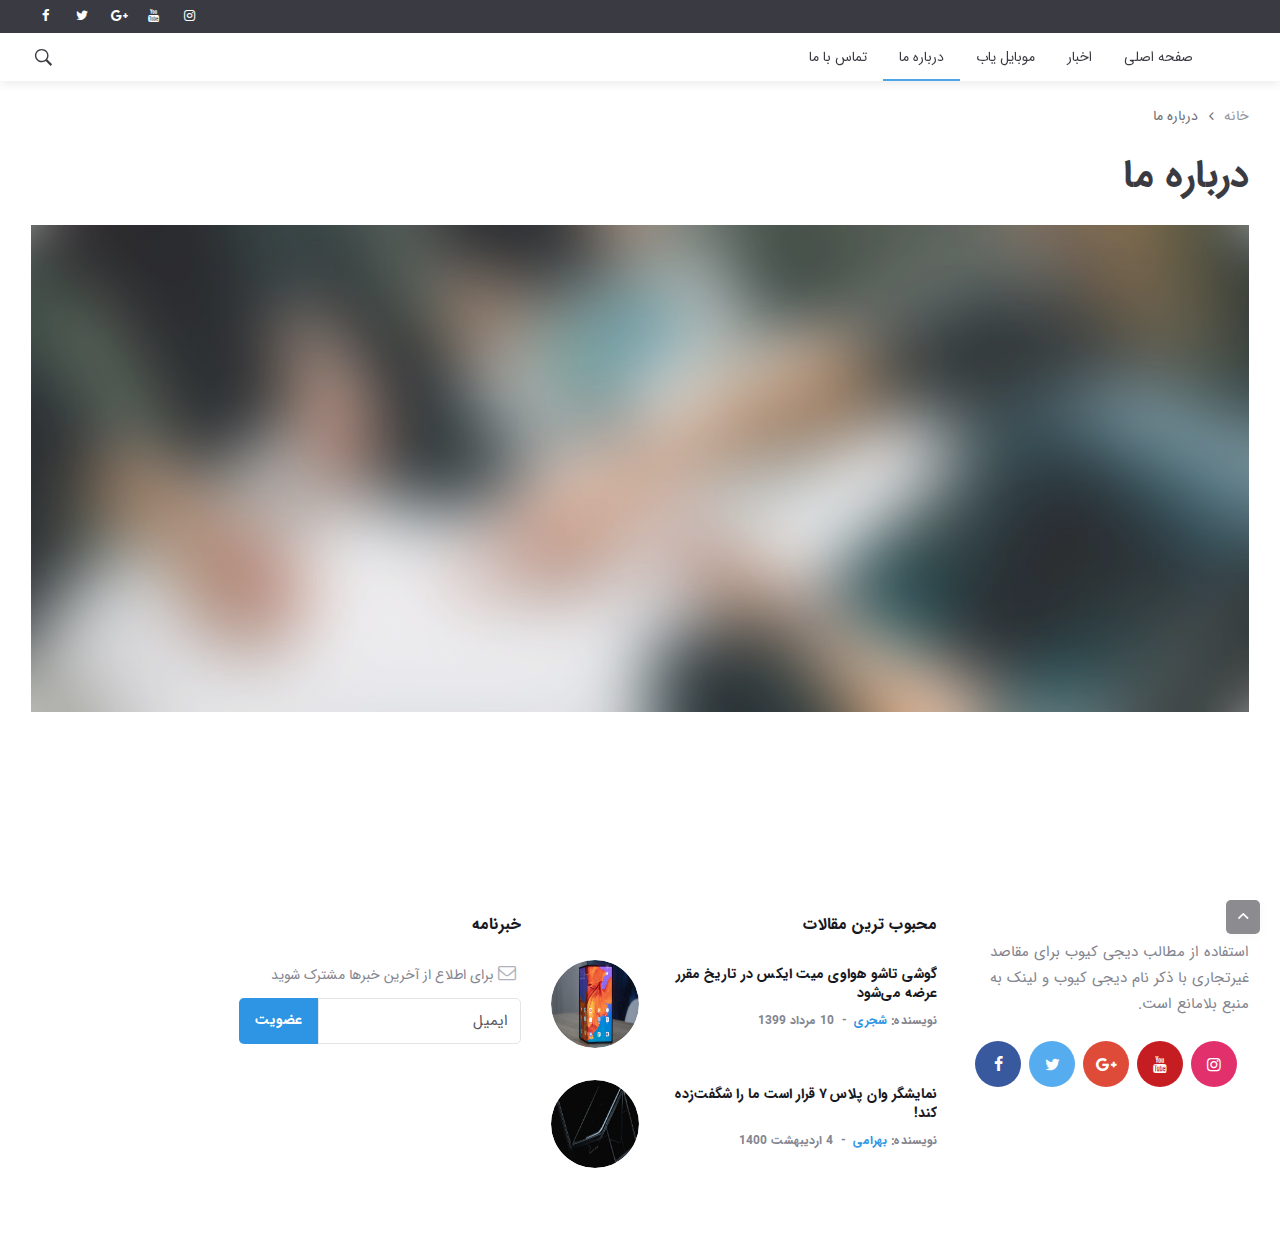
<file: phase_6/digicube/about.html>
<!DOCTYPE html>
<html lang="en">

<head>
    <title>دیجی کیوب | درباره ما</title>

    <meta charset="utf-8">
    <!--[if IE]><meta http-equiv='X-UA-Compatible' content='IE=edge,chrome=1'><![endif]-->
    <meta name="viewport" content="width=device-width, initial-scale=1, shrink-to-fit=no" />
    <meta name="description" content="">

    <!-- Google Fonts -->
    <link href='https://fonts.googleapis.com/css?family=Montserrat:400,600,700%7CSource+Sans+Pro:400,600,700' rel='stylesheet'>

    <!-- Css -->
    <link rel="stylesheet" href="css/bootstrap.min.css" />
    <link rel="stylesheet" href="css/font-icons.css" />
    <link rel="stylesheet" href="css/style.css" />

    <!-- Favicons -->
    <link rel="shortcut icon" href="img/favicon.png">
    <link rel="apple-touch-icon" href="img/apple-icon.png">

    <!-- Lazyload (must be placed in head in order to work) -->
    <script src="js/lazysizes.min.js"></script>

</head>

<body class="style-default style-rounded">

    <!-- Preloader -->
    <div class="loader-mask">
        <div class="loader">
            <div></div>
        </div>
    </div>

    <!-- Bg Overlay -->
    <div class="content-overlay"></div>

    <!-- Sidenav -->
    <header class="sidenav" id="sidenav">

        <!-- close -->
        <div class="sidenav__close">
            <button class="sidenav__close-button" id="sidenav__close-button" aria-label="close sidenav">
                <i class="ui-close sidenav__close-icon"></i>
            </button>
        </div>

        <!-- Nav -->
        <nav class="sidenav__menu-container">
            <ul class="sidenav__menu" role="menubar">
                <li>
                    <a href="#" class="sidenav__menu-url">صفحه اصلی</a>
                </li>
                <li>
                    <a href="#" class="sidenav__menu-url">صفحات</a>
                    <button class="sidenav__menu-toggle" aria-haspopup="true" aria-label="Open dropdown"><i class="ui-arrow-down"></i></button>
                    <ul class="sidenav__menu-dropdown">
                        <li><a href="about.html" class="sidenav__menu-url">درباره ما</a></li>
                        <li><a href="contact.html" class="sidenav__menu-url">تماس با ما</a></li>
                        <li><a href="search-results.html" class="sidenav__menu-url">نتایج جستجو</a></li>
                        <li><a href="categories.html" class="sidenav__menu-url">دسته بندی مطالب</a></li>
                        <li><a href="single-post.html" class="sidenav__menu-url">نمایش مطلب</a></li>
                        <li><a href="404.html" class="sidenav__menu-url">404</a></li>
                    </ul>
                </li>

                <!-- Categories -->
                <li>
                    <a href="#" class="sidenav__menu-url">تکنولوژی</a>
                </li>
                <li>
                    <a href="#" class="sidenav__menu-url">زیبایی و سلامت</a>
                </li>
                <li>
                    <a href="#" class="sidenav__menu-url">موبایل</a>
                </li>
            </ul>
        </nav>

        <div class="socials sidenav__socials">
            <a class="social social-facebook" href="#" target="_blank" aria-label="facebook">
                <i class="ui-facebook"></i>
            </a>
            <a class="social social-twitter" href="#" target="_blank" aria-label="twitter">
                <i class="ui-twitter"></i>
            </a>
            <a class="social social-google-plus" href="#" target="_blank" aria-label="google">
                <i class="ui-google"></i>
            </a>
            <a class="social social-youtube" href="#" target="_blank" aria-label="youtube">
                <i class="ui-youtube"></i>
            </a>
            <a class="social social-instagram" href="#" target="_blank" aria-label="instagram">
                <i class="ui-instagram"></i>
            </a>
        </div>
    </header> <!-- end sidenav -->

    <main class="main oh" id="main">

        <!-- Top Bar -->
        <div class="top-bar d-none d-lg-block" dir="ltr">
            <div class="container">
                <div class="row">

              
                    <!-- Socials -->
                    <div class="col-lg-6">
                        <div class="socials nav__socials socials--nobase socials--white justify-content-start">
                            <a class="social social-facebook" href="#" target="_blank" aria-label="facebook">
                                <i class="ui-facebook"></i>
                            </a>
                            <a class="social social-twitter" href="#" target="_blank" aria-label="twitter">
                                <i class="ui-twitter"></i>
                            </a>
                            <a class="social social-google-plus" href="#" target="_blank" aria-label="google">
                                <i class="ui-google"></i>
                            </a>
                            <a class="social social-youtube" href="#" target="_blank" aria-label="youtube">
                                <i class="ui-youtube"></i>
                            </a>
                            <a class="social social-instagram" href="#" target="_blank" aria-label="instagram">
                                <i class="ui-instagram"></i>
                            </a>
                        </div>
                    </div>

                </div>
            </div>
        </div> <!-- end top bar -->

        <!-- Navigation -->
        <header class="nav">

            <div class="nav__holder nav--sticky">
                <div class="container relative">
                    <div class="flex-parent">

                        <!-- Side Menu Button -->
                        <!--
                        <button class="nav-icon-toggle" id="nav-icon-toggle" aria-label="Open side menu">
                            <span class="nav-icon-toggle__box">
                                <span class="nav-icon-toggle__inner"></span>
                            </span>
                        </button>
                        -->
                        <!-- Logo -->
                        <!--
                        <a href="index.html" class="logo">
                            <img class="logo__img" src="img/logo_default.png" alt="logo">
                        </a>
-->
                        <!-- Nav-wrap -->
                        <nav class="flex-child nav__wrap d-none d-lg-block">
                            <ul class="nav__menu">

                                <li >
                                    <a href="index.html">صفحه اصلی</a>
                                </li>

                                <li >
                                    <a href="search-results.html">اخبار </a>
                            
                                </li>
                                
                                <li >
                                    <a href="phonefinder.php">موبایل یاب </a>
                                </li>
                                
                                <li class="active">
                                    <a href="about.html">درباره ما </a>
                                </li>

                                
                                <li >
                                    <a href="contact.html">تماس با ما</a>
                                </li>

<!--
                                <li >
                                    <a href="dictionary.html">دیکشنری </a>
                                </li>

                                <li class="nav__dropdown">
                                    <a href="#">تکنولوژی</a>
                                    <ul class="nav__dropdown-menu nav__megamenu">
                                        <li>
                                            <div class="nav__megamenu-wrap">
                                                <div class="row">

                                                    <div class="col nav__megamenu-item">
                                                        <article class="entry">
                                                            <div class="entry__img-holder">
                                                                <a href="single-post.html">
                                                                    <img src="img/content/thumb/post-1.jpg" alt="" class="entry__img">
                                                                </a>
                                                                <a href="categories.html" class="entry__meta-category entry__meta-category--label entry__meta-category--align-in-corner entry__meta-category--violet">تکنولوژی</a>
                                                            </div>

                                                            <div class="entry__body">
                                                                <h2 class="entry__title">
                                                                    <a href="single-post.html">چرا لانچرهای اندروید دیگر محبوبیت گذشته را ندارند؟</a>
                                                                </h2>
                                                            </div>
                                                        </article>
                                                    </div>

                                                    <div class="col nav__megamenu-item">
                                                        <article class="entry">
                                                            <div class="entry__img-holder">
                                                                <a href="single-post.html">
                                                                    <img src="img/content/thumb/post-2.jpg" alt="" class="entry__img">
                                                                </a>
                                                                <a href="categories.html" class="entry__meta-category entry__meta-category--label entry__meta-category--align-in-corner entry__meta-category--purple">تکنولوژی</a>
                                                            </div>

                                                            <div class="entry__body">
                                                                <h2 class="entry__title">
                                                                    <a href="single-post.html">نمایشگر وان پلاس ۷ قرار است ما را شگفت‌زده کند!</a>
                                                                </h2>
                                                            </div>
                                                        </article>
                                                    </div>

                                                    <div class="col nav__megamenu-item">
                                                        <article class="entry">
                                                            <div class="entry__img-holder">
                                                                <a href="single-post.html">
                                                                    <img src="img/content/thumb/post-3.jpg" alt="" class="entry__img">
                                                                </a>
                                                                <a href="categories.html" class="entry__meta-category entry__meta-category--label entry__meta-category--align-in-corner entry__meta-category--blue">تکنولوژی</a>
                                                            </div>

                                                            <div class="entry__body">
                                                                <h2 class="entry__title">
                                                                    <a href="single-post.html">با دو هزار یورو، می‌توان چه محصولاتی دیگری به جای گلکسی فولد خرید؟</a>
                                                                </h2>
                                                            </div>
                                                        </article>
                                                    </div>

                                                    <div class="col nav__megamenu-item">
                                                        <article class="entry">
                                                            <div class="entry__img-holder">
                                                                <a href="single-post.html">
                                                                    <img src="img/content/thumb/post-4.jpg" alt="" class="entry__img">
                                                                </a>
                                                                <a href="categories.html" class="entry__meta-category entry__meta-category--label entry__meta-category--align-in-corner entry__meta-category--green">تکنولوژی</a>
                                                            </div>

                                                            <div class="entry__body">
                                                                <h2 class="entry__title">
                                                                    <a href="single-post.html">۶ ویژگی برتر رابط کاربری One UI سامسونگ</a>
                                                                </h2>
                                                            </div>
                                                        </article>
                                                    </div>

                                                </div>
                                            </div>
                                        </li>
                                    </ul>
                                </li>

                                <li class="nav__dropdown active">
                                    <a href="#" >صفحات</a>
                                    <ul class="nav__dropdown-menu">
                                        <li><a href="about.html">درباره ما</a></li>
                                        <li><a href="contact.html">تماس با ما</a></li>
                                        <li><a href="categories.html">دسته بندی مطالب</a></li>
                                        <li><a href="single-post.html">نمایش مطلب</a></li>
                                        <li><a href="404.html">404</a></li>
                                    </ul>
                                </li>

-->
                            </ul> <!-- end menu -->
                        </nav> <!-- end nav-wrap -->

                        <!-- Nav Right -->
                        <div class="nav__right">

                            <!-- Search -->
                            <div class="nav__right-item nav__search">
                                <a href="#" class="nav__search-trigger" id="nav__search-trigger">
                                    <i class="ui-search nav__search-trigger-icon"></i>
                                </a>
                                <div class="nav__search-box" id="nav__search-box">
                                    <form class="nav__search-form">
                                        <input type="text" placeholder="جستجو مقالات" class="nav__search-input">
                                        <button type="submit" class="search-button btn btn-lg btn-color btn-button">
                                            <i class="ui-search nav__search-icon"></i>
                                        </button>
                                    </form>
                                </div>
                            </div>

                        </div> <!-- end nav right -->

                    </div> <!-- end flex-parent -->
                </div> <!-- end container -->

            </div>
        </header> <!-- end navigation -->

        <!-- Breadcrumbs -->
        <div class="container">
            <ul class="breadcrumbs">
                <li class="breadcrumbs__item">
                    <a href="index.html" class="breadcrumbs__url">خانه</a>
                </li>
                <li class="breadcrumbs__item breadcrumbs__item--current">
                    درباره ما
                </li>
            </ul>
        </div>

        <div class="main-container container" id="main-container">
            <!-- post content -->
            <div class="blog__content mb-72">
                <h1 class="page-title">درباره ما</h1>
                <img src="img/content/about/about_bg.jpg" class="page-featured-img">
                <div class="row justify-content-center">
                    <div class="col-lg-8">
                        <div class="entry__article">
                          
                        </div>
                    </div>
                </div>
            </div> <!-- end post content -->
        </div> <!-- end main container -->

        <!-- Footer -->
        <footer class="footer footer--light">
            <div class="container">
                <div class="footer__widgets">
                    <div class="row">

                        <div class="col-lg-3 col-md-6">
                            <aside class="widget widget-logo">
                                
                                <p class="copyright">

                                    استفاده از مطالب دیجی کیوب برای مقاصد غیرتجاری با ذکر نام دیجی کیوب و لینک به منبع بلامانع است.

                                </p>
                                <div class="socials socials--large socials--rounded mb-24">
                                    <a href="#" class="social social-facebook" aria-label="facebook"><i class="ui-facebook"></i></a>
                                    <a href="#" class="social social-twitter" aria-label="twitter"><i class="ui-twitter"></i></a>
                                    <a href="#" class="social social-google-plus" aria-label="google+"><i class="ui-google"></i></a>
                                    <a href="#" class="social social-youtube" aria-label="youtube"><i class="ui-youtube"></i></a>
                                    <a href="#" class="social social-instagram" aria-label="instagram"><i class="ui-instagram"></i></a>
                                </div>
                            </aside>
                        </div>
<!--
                        <div class="col-lg-2 col-md-6">
                            <aside class="widget widget_nav_menu">
                                <h4 class="widget-title">هشتگ های داغ</h4>
                                <ul>
                                    <li><a href="about.html">#تکنولوزی</a></li>
                                    <li><a href="contact.html">#موبایل</a></li>
                                    <li><a href="categories.html">#کتاب</a></li>
                                    <li><a href="shortcodes.html">#هنر</a></li>
                                    <li><a href="shortcodes.html">#زیبایی</a></li>
                                    <li><a href="shortcodes.html">#دیجیتال</a></li>
                                </ul>
                            </aside>
                        </div>
-->
<div class="col-lg-4 col-md-6">
    <aside class="widget widget-popular-posts">
        <h4 class="widget-title">محبوب ترین مقالات</h4>
        <ul class="post-list-small">
            <li class="post-list-small__item">
                <article class="post-list-small__entry clearfix">
                    <div class="post-list-small__img-holder">
                        <div class="thumb-container thumb-100">
                            <a href="single-post.html">
                                <img data-src="img/content/thumb/post-8.jpg" src="img/empty.png" alt="" class="post-list-small__img--rounded lazyload">
                            </a>
                        </div>
                    </div>
                    <div class="post-list-small__body">
                        <h3 class="post-list-small__entry-title">
                            <a href="single-post.html">گوشی تاشو هواوی میت ایکس در تاریخ مقرر عرضه می‌شود</a>
                        </h3>
                        <ul class="entry__meta">
                            <li class="entry__meta-author">
                                <span>نویسنده:</span>
                                <a href="#">شجری</a>
                            </li>
                            <li class="entry__meta-date">
                               10 مرداد 1399
                            </li>
                        </ul>
                    </div>
                </article>
            </li>
            <li class="post-list-small__item">
                <article class="post-list-small__entry clearfix">
                    <div class="post-list-small__img-holder">
                        <div class="thumb-container thumb-100">
                            <a href="single-post.html">
                                <img data-src="img/content/thumb/post-2.jpg" src="img/empty.png" alt="" class="post-list-small__img--rounded lazyload">
                            </a>
                        </div>
                    </div>
                    <div class="post-list-small__body">
                        <h3 class="post-list-small__entry-title">
                            <a href="single-post.html">نمایشگر وان پلاس ۷ قرار است ما را شگفت‌زده کند!</a>
                        </h3>
                        <ul class="entry__meta">
                            <li class="entry__meta-author">
                                <span>نویسنده:</span>
                                <a href="#">بهرامی </a>
                            </li>
                            <li class="entry__meta-date">
                               4 اردیبهشت 1400
                            </li>
                        </ul>
                    </div>
                </article>
            </li>
        </ul>
    </aside>
</div>
    <div class="col-lg-3 col-md-6">
                            <aside class="widget widget_mc4wp_form_widget">
                                <h4 class="widget-title">خبرنامه</h4>
                                <p class="newsletter__text">
                                    <i class="ui-email newsletter__icon"></i>
                                    برای اطلاع از آخرین خبرها مشترک شوید
                                </p>
                                <form class="mc4wp-form" method="post">
                                    <div class="mc4wp-form-fields">
                                        <div class="form-group">
                                            <input type="email" name="EMAIL" placeholder="ایمیل" required="">
                                        </div>
                                        <div class="form-group">
                                            <input type="submit" class="btn btn-lg btn-color" value="عضویت">
                                        </div>
                                    </div>
                                </form>
                            </aside>
                        </div>

                    </div>
                </div>
            </div> <!-- end container -->
        </footer> <!-- end footer -->

        <div id="back-to-top">
            <a href="#top" aria-label="Go to top"><i class="ui-arrow-up"></i></a>
        </div>

    </main> <!-- end main-wrapper -->


    <!-- jQuery Scripts -->
    <script src="js/jquery.min.js"></script>
    <script src="js/bootstrap.min.js"></script>
    <script src="js/easing.min.js"></script>
    <script src="js/owl-carousel.min.js"></script>
    <script src="js/flickity.pkgd.min.js"></script>
    <script src="js/twitterFetcher_min.js"></script>
    <script src="js/jquery.newsTicker.min.js"></script>
    <script src="js/modernizr.min.js"></script>
    <script src="js/scripts.js"></script>

</body>

</html>
</file>
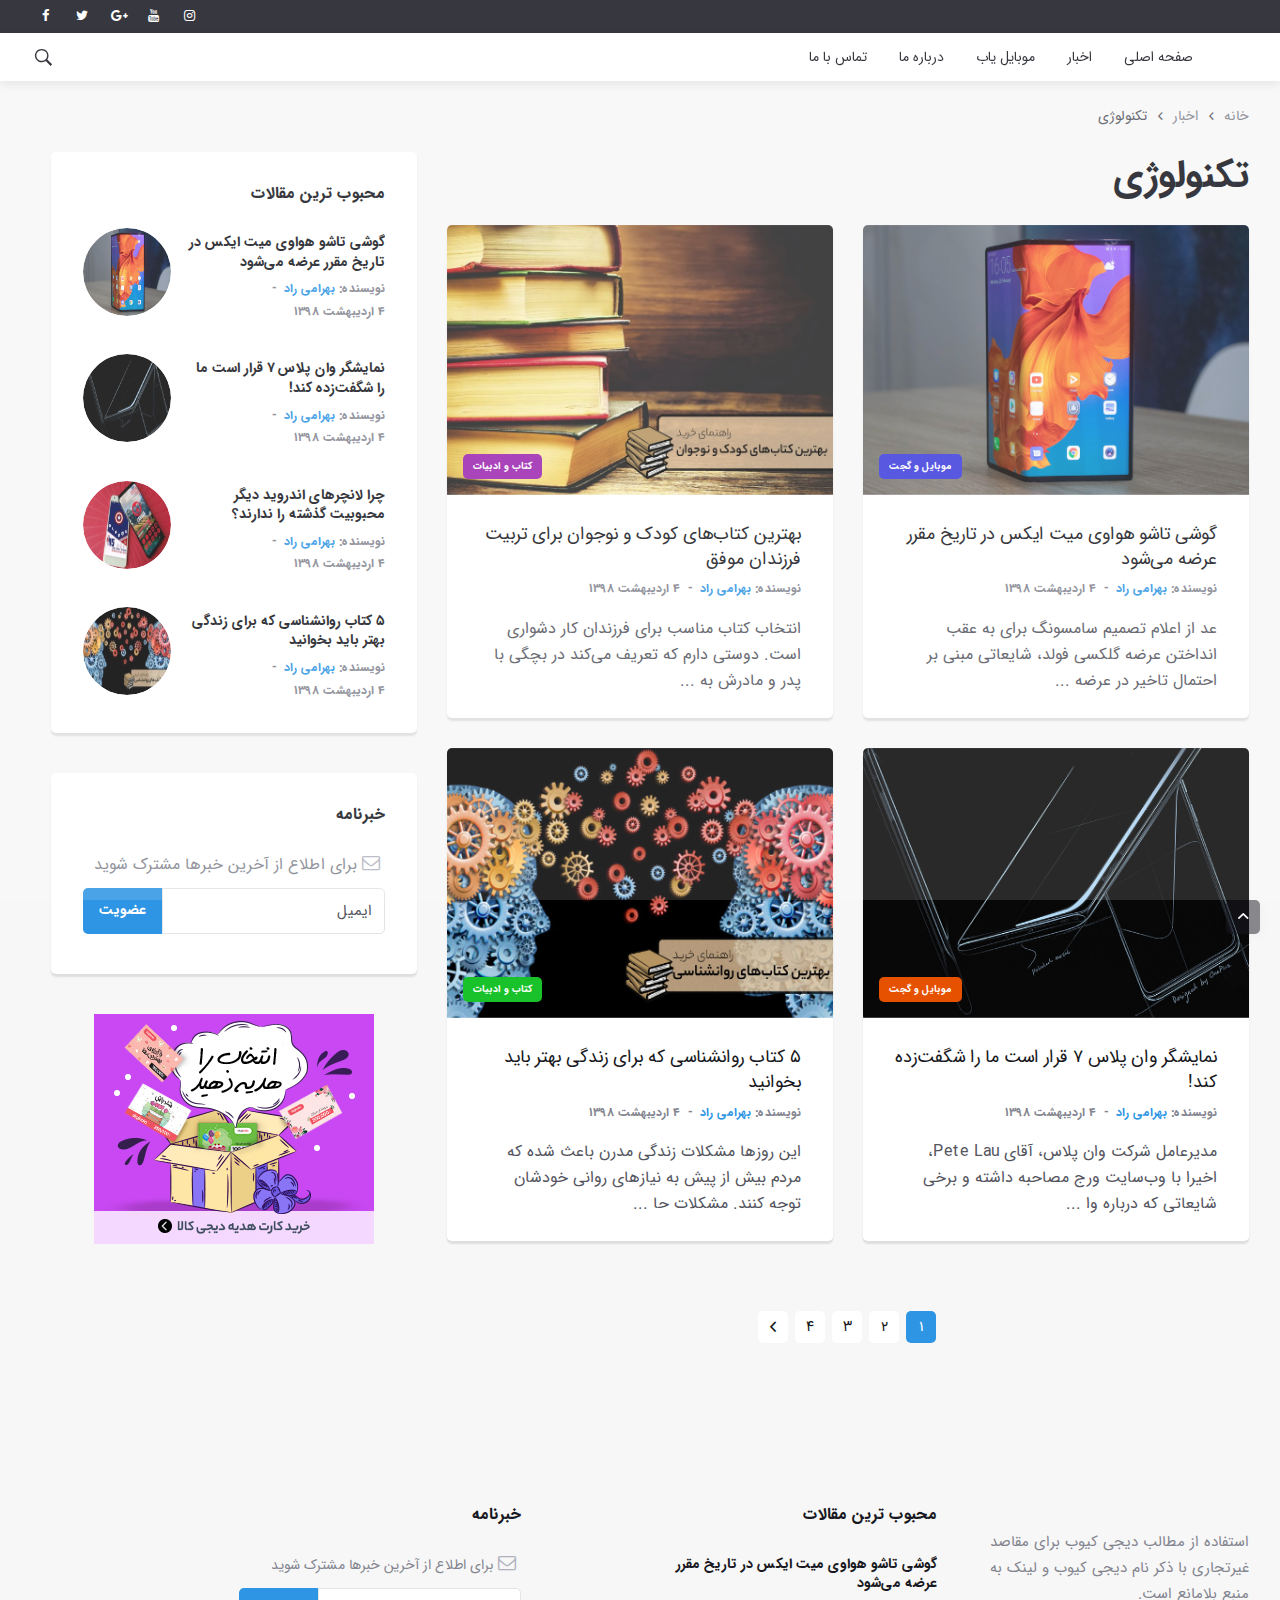
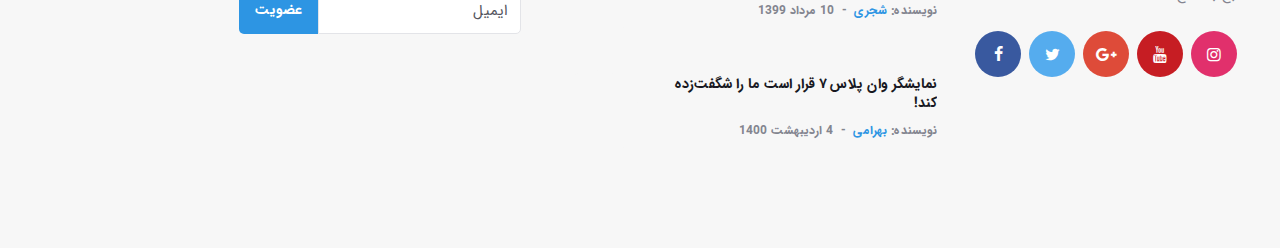
<file: phase_6/digicube/categories.html>
<!DOCTYPE html>
<html lang="en">

<head>
    <title>دیجی کیوب |  </title>

    <meta charset="utf-8">
    <!--[if IE]><meta http-equiv='X-UA-Compatible' content='IE=edge,chrome=1'><![endif]-->
    <meta name="viewport" content="width=device-width, initial-scale=1, shrink-to-fit=no" />
    <meta name="description" content="">

    <!-- Google Fonts -->
    <link href='https://fonts.googleapis.com/css?family=Montserrat:400,600,700%7CSource+Sans+Pro:400,600,700' rel='stylesheet'>

    <!-- Css -->
    <link rel="stylesheet" href="css/bootstrap.min.css" />
    <link rel="stylesheet" href="css/font-icons.css" />
    <link rel="stylesheet" href="css/style.css" />

    <!-- Favicons -->
    <link rel="shortcut icon" href="img/favicon.png">
    <link rel="apple-touch-icon" href="img/apple-icon.png">

    <!-- Lazyload (must be placed in head in order to work) -->
    <script src="js/lazysizes.min.js"></script>

</head>

<body class="bg-light style-default style-rounded">

    <!-- Preloader -->
    <div class="loader-mask">
        <div class="loader">
            <div></div>
        </div>
    </div>

    <!-- Bg Overlay -->
    <div class="content-overlay"></div>

    <!-- Sidenav -->
    <header class="sidenav" id="sidenav">

        <!-- close -->
        <div class="sidenav__close">
            <button class="sidenav__close-button" id="sidenav__close-button" aria-label="close sidenav">
                <i class="ui-close sidenav__close-icon"></i>
            </button>
        </div>

        <!-- Nav -->
        <nav class="sidenav__menu-container">
            <ul class="sidenav__menu" role="menubar">
                <li>
                    <a href="#" class="sidenav__menu-url">صفحه اصلی</a>
                </li>
                <li>
                    <a href="#" class="sidenav__menu-url">صفحات</a>
                    <button class="sidenav__menu-toggle" aria-haspopup="true" aria-label="Open dropdown"><i class="ui-arrow-down"></i></button>
                    <ul class="sidenav__menu-dropdown">
                        <li><a href="about.html" class="sidenav__menu-url">درباره ما</a></li>
                        <li><a href="contact.html" class="sidenav__menu-url">تماس با ما</a></li>
                        <li><a href="search-results.html" class="sidenav__menu-url">نتایج جستجو</a></li>
                        <li><a href="categories.html" class="sidenav__menu-url">دسته بندی مطالب</a></li>
                        <li><a href="single-post.html" class="sidenav__menu-url">نمایش مطلب</a></li>
                        <li><a href="404.html" class="sidenav__menu-url">404</a></li>
                    </ul>
                </li>

                <!-- Categories -->
                <li>
                    <a href="#" class="sidenav__menu-url">تکنولوژی</a>
                </li>
                <li>
                    <a href="#" class="sidenav__menu-url">زیبایی و سلامت</a>
                </li>
                <li>
                    <a href="#" class="sidenav__menu-url">موبایل</a>
                </li>
            </ul>
        </nav>

        <div class="socials sidenav__socials">
            <a class="social social-facebook" href="#" target="_blank" aria-label="facebook">
                <i class="ui-facebook"></i>
            </a>
            <a class="social social-twitter" href="#" target="_blank" aria-label="twitter">
                <i class="ui-twitter"></i>
            </a>
            <a class="social social-google-plus" href="#" target="_blank" aria-label="google">
                <i class="ui-google"></i>
            </a>
            <a class="social social-youtube" href="#" target="_blank" aria-label="youtube">
                <i class="ui-youtube"></i>
            </a>
            <a class="social social-instagram" href="#" target="_blank" aria-label="instagram">
                <i class="ui-instagram"></i>
            </a>
        </div>
    </header> <!-- end sidenav -->

    <main class="main oh" id="main">

        <!-- Top Bar -->
        <div class="top-bar d-none d-lg-block" dir="ltr">
            <div class="container">
                <div class="row">


                    <!-- Socials -->
                    <div class="col-lg-6">
                        <div class="socials nav__socials socials--nobase socials--white justify-content-start">
                            <a class="social social-facebook" href="#" target="_blank" aria-label="facebook">
                                <i class="ui-facebook"></i>
                            </a>
                            <a class="social social-twitter" href="#" target="_blank" aria-label="twitter">
                                <i class="ui-twitter"></i>
                            </a>
                            <a class="social social-google-plus" href="#" target="_blank" aria-label="google">
                                <i class="ui-google"></i>
                            </a>
                            <a class="social social-youtube" href="#" target="_blank" aria-label="youtube">
                                <i class="ui-youtube"></i>
                            </a>
                            <a class="social social-instagram" href="#" target="_blank" aria-label="instagram">
                                <i class="ui-instagram"></i>
                            </a>
                        </div>
                    </div>

                </div>
            </div>
        </div> <!-- end top bar -->

        <!-- Navigation -->
        <header class="nav">

            <div class="nav__holder nav--sticky">
                <div class="container relative">
                    <div class="flex-parent">

                        <!-- Side Menu Button -->
                        <!--
                        <button class="nav-icon-toggle" id="nav-icon-toggle" aria-label="Open side menu">
                            <span class="nav-icon-toggle__box">
                                <span class="nav-icon-toggle__inner"></span>
                            </span>
                        </button>
                        -->
                        <!-- Logo -->
                        <!--
                        <a href="index.html" class="logo">
                            <img class="logo__img" src="img/logo_default.png" alt="logo">
                        </a>
-->
                        <!-- Nav-wrap -->
                        <nav class="flex-child nav__wrap d-none d-lg-block">
                            <ul class="nav__menu">

                                <li >
                                    <a href="index.html">صفحه اصلی</a>
                                </li>

                                <li >
                                    <a href="search-results.html">اخبار </a>
                                </li>

                                <li >
                                    <a href="phonefinder.php">موبایل یاب </a>
                                </li>

                                
                                <li >
                                    <a href="about.html">درباره ما </a>
                                </li>

                                
                                <li >
                                    <a href="contact.html">تماس با ما</a>
                                </li>
<!--
                                <li >
                                    <a href="dictionary.html">دیکشنری </a>
                                </li>

                                <li class="nav__dropdown">
                                    <a href="#">تکنولوژی</a>
                                    <ul class="nav__dropdown-menu nav__megamenu">
                                        <li>
                                            <div class="nav__megamenu-wrap">
                                                <div class="row">

                                                    <div class="col nav__megamenu-item">
                                                        <article class="entry">
                                                            <div class="entry__img-holder">
                                                                <a href="single-post.html">
                                                                    <img src="img/content/thumb/post-1.jpg" alt="" class="entry__img">
                                                                </a>
                                                                <a href="categories.html" class="entry__meta-category entry__meta-category--label entry__meta-category--align-in-corner entry__meta-category--violet">تکنولوژی</a>
                                                            </div>

                                                            <div class="entry__body">
                                                                <h2 class="entry__title">
                                                                    <a href="single-post.html">چرا لانچرهای اندروید دیگر محبوبیت گذشته را ندارند؟</a>
                                                                </h2>
                                                            </div>
                                                        </article>
                                                    </div>

                                                    <div class="col nav__megamenu-item">
                                                        <article class="entry">
                                                            <div class="entry__img-holder">
                                                                <a href="single-post.html">
                                                                    <img src="img/content/thumb/post-2.jpg" alt="" class="entry__img">
                                                                </a>
                                                                <a href="categories.html" class="entry__meta-category entry__meta-category--label entry__meta-category--align-in-corner entry__meta-category--purple">تکنولوژی</a>
                                                            </div>

                                                            <div class="entry__body">
                                                                <h2 class="entry__title">
                                                                    <a href="single-post.html">نمایشگر وان پلاس ۷ قرار است ما را شگفت‌زده کند!</a>
                                                                </h2>
                                                            </div>
                                                        </article>
                                                    </div>

                                                    <div class="col nav__megamenu-item">
                                                        <article class="entry">
                                                            <div class="entry__img-holder">
                                                                <a href="single-post.html">
                                                                    <img src="img/content/thumb/post-3.jpg" alt="" class="entry__img">
                                                                </a>
                                                                <a href="categories.html" class="entry__meta-category entry__meta-category--label entry__meta-category--align-in-corner entry__meta-category--blue">تکنولوژی</a>
                                                            </div>

                                                            <div class="entry__body">
                                                                <h2 class="entry__title">
                                                                    <a href="single-post.html">با دو هزار یورو، می‌توان چه محصولاتی دیگری به جای گلکسی فولد خرید؟</a>
                                                                </h2>
                                                            </div>
                                                        </article>
                                                    </div>

                                                    <div class="col nav__megamenu-item">
                                                        <article class="entry">
                                                            <div class="entry__img-holder">
                                                                <a href="single-post.html">
                                                                    <img src="img/content/thumb/post-4.jpg" alt="" class="entry__img">
                                                                </a>
                                                                <a href="categories.html" class="entry__meta-category entry__meta-category--label entry__meta-category--align-in-corner entry__meta-category--green">تکنولوژی</a>
                                                            </div>

                                                            <div class="entry__body">
                                                                <h2 class="entry__title">
                                                                    <a href="single-post.html">۶ ویژگی برتر رابط کاربری One UI سامسونگ</a>
                                                                </h2>
                                                            </div>
                                                        </article>
                                                    </div>

                                                </div>
                                            </div>
                                        </li>
                                    </ul> 
                                </li>
                                

                                <li class="nav__dropdown active">
                                    <a href="#" >صفحات</a>
                                    <ul class="nav__dropdown-menu">
                                        <li><a href="about.html">درباره ما</a></li>
                                        <li><a href="contact.html">تماس با ما</a></li>
                                        <li><a href="categories.html">دسته بندی مطالب</a></li>
                                        <li><a href="single-post.html">نمایش مطلب</a></li>
                                        <li><a href="404.html">404</a></li>
                                    </ul>
                                </li>
-->

                            </ul> <!-- end menu -->
                        </nav> <!-- end nav-wrap -->

                        <!-- Nav Right -->
                        <div class="nav__right">

                            <!-- Search -->
                            <div class="nav__right-item nav__search">
                                <a href="#" class="nav__search-trigger" id="nav__search-trigger">
                                    <i class="ui-search nav__search-trigger-icon"></i>
                                </a>
                                <div class="nav__search-box" id="nav__search-box">
                                    <form class="nav__search-form">
                                        <input type="text" placeholder="جستجو مقالات" class="nav__search-input">
                                        <button type="submit" class="search-button btn btn-lg btn-color btn-button">
                                            <i class="ui-search nav__search-icon"></i>
                                        </button>
                                    </form>
                                </div>
                            </div>

                        </div> <!-- end nav right -->

                    </div> <!-- end flex-parent -->
                </div> <!-- end container -->

            </div>
        </header> <!-- end navigation -->

        <!-- Breadcrumbs -->
        <div class="container">
            <ul class="breadcrumbs">
                <li class="breadcrumbs__item">
                    <a href="index.html" class="breadcrumbs__url">خانه</a>
                </li>
                <li class="breadcrumbs__item">
                    <a href="index.html" class="breadcrumbs__url">اخبار</a>
                </li>
                <li class="breadcrumbs__item breadcrumbs__item--current">
                    تکنولوژی
                </li>
            </ul>
        </div>


        <div class="main-container container" id="main-container">

            <!-- Content -->
            <div class="row">

                <!-- Posts -->
                <div class="col-lg-8 blog__content mb-72">
                    <h1 class="page-title">تکنولوژی</h1>

                    <div class="row card-row">
                        <div class="col-md-6">
                            <article class="entry card">
                                <div class="entry__img-holder card__img-holder">
                                    <a href="single-post.html">
                                        <div class="thumb-container thumb-70">
                                            <img data-src="img/content/thumb/post-8.jpg" src="img/empty.png" class="entry__img lazyload" alt="" />
                                        </div>
                                    </a>
                                    <a href="#" class="entry__meta-category entry__meta-category--label entry__meta-category--align-in-corner entry__meta-category--violet">موبایل و گجت</a>
                                </div>

                                <div class="entry__body card__body">
                                    <div class="entry__header">

                                        <h2 class="entry__title">
                                            <a href="single-post.html">گوشی تاشو هواوی میت ایکس در تاریخ مقرر عرضه می‌شود</a>
                                        </h2>
                                        <ul class="entry__meta">
                                            <li class="entry__meta-author">
                                                <span>نویسنده:</span>
                                                <a href="#">بهرامی راد</a>
                                            </li>
                                            <li class="entry__meta-date">
                                                ۴ اردیبهشت ۱۳۹۸
                                            </li>
                                        </ul>
                                    </div>
                                    <div class="entry__excerpt">
                                        <p>عد از اعلام تصمیم سامسونگ برای به عقب انداختن عرضه گلکسی فولد، شایعاتی مبنی بر احتمال تاخیر در عرضه ...</p>
                                    </div>
                                </div>
                            </article>
                        </div>
                        <div class="col-md-6">
                            <article class="entry card">
                                <div class="entry__img-holder card__img-holder">
                                    <a href="single-post.html">
                                        <div class="thumb-container thumb-70">
                                            <img data-src="img/content/thumb/post-9.jpg" src="img/empty.png" class="entry__img lazyload" alt="" />
                                        </div>
                                    </a>
                                    <a href="#" class="entry__meta-category entry__meta-category--label entry__meta-category--align-in-corner entry__meta-category--purple">کتاب و ادبیات</a>
                                </div>

                                <div class="entry__body card__body">
                                    <div class="entry__header">

                                        <h2 class="entry__title">
                                            <a href="single-post.html">بهترین کتاب‌های کودک و نوجوان برای تربیت فرزندان موفق</a>
                                        </h2>
                                        <ul class="entry__meta">
                                            <li class="entry__meta-author">
                                                <span>نویسنده:</span>
                                                <a href="#">بهرامی راد</a>
                                            </li>
                                            <li class="entry__meta-date">
                                                ۴ اردیبهشت ۱۳۹۸
                                            </li>
                                        </ul>
                                    </div>
                                    <div class="entry__excerpt">
                                        <p>انتخاب کتاب مناسب برای فرزندان کار دشواری است. دوستی دارم که تعریف می‌کند در بچگی با پدر و مادرش به ...</p>
                                    </div>
                                </div>
                            </article>
                        </div>
                        <div class="col-md-6">
                            <article class="entry card">
                                <div class="entry__img-holder card__img-holder">
                                    <a href="single-post.html">
                                        <div class="thumb-container thumb-70">
                                            <img data-src="img/content/thumb/post-2-2.jpg" src="img/empty.png" class="entry__img lazyload" alt="" />
                                        </div>
                                    </a>
                                    <a href="#" class="entry__meta-category entry__meta-category--label entry__meta-category--align-in-corner entry__meta-category--orange">موبایل و گجت</a>
                                </div>

                                <div class="entry__body card__body">
                                    <div class="entry__header">

                                        <h2 class="entry__title">
                                            <a href="single-post.html">نمایشگر وان پلاس ۷ قرار است ما را شگفت‌زده کند!</a>
                                        </h2>
                                        <ul class="entry__meta">
                                            <li class="entry__meta-author">
                                                <span>نویسنده:</span>
                                                <a href="#">بهرامی راد</a>
                                            </li>
                                            <li class="entry__meta-date">
                                                ۴ اردیبهشت ۱۳۹۸
                                            </li>
                                        </ul>
                                    </div>
                                    <div class="entry__excerpt">
                                        <p>مدیرعامل شرکت وان پلاس، آقای Pete Lau، اخیرا با وب‌سایت ورج مصاحبه داشته و برخی شایعاتی که درباره وا ...</p>
                                    </div>
                                </div>
                            </article>
                        </div>
                        <div class="col-md-6">
                            <article class="entry card">
                                <div class="entry__img-holder card__img-holder">
                                    <a href="single-post.html">
                                        <div class="thumb-container thumb-70">
                                            <img data-src="img/content/thumb/post-5-2.jpg" src="img/empty.png" class="entry__img lazyload" alt="" />
                                        </div>
                                    </a>
                                    <a href="#" class="entry__meta-category entry__meta-category--label entry__meta-category--align-in-corner entry__meta-category--green">کتاب و ادبیات</a>
                                </div>

                                <div class="entry__body card__body">
                                    <div class="entry__header">

                                        <h2 class="entry__title">
                                            <a href="single-post.html">۵ کتاب روانشناسی که برای زندگی بهتر باید بخوانید</a>
                                        </h2>
                                        <ul class="entry__meta">
                                            <li class="entry__meta-author">
                                                <span>نویسنده:</span>
                                                <a href="#">بهرامی راد</a>
                                            </li>
                                            <li class="entry__meta-date">
                                                ۴ اردیبهشت ۱۳۹۸
                                            </li>
                                        </ul>
                                    </div>
                                    <div class="entry__excerpt">
                                        <p>این روزها مشکلات زندگی مدرن باعث شده که مردم بیش از پیش به نیازهای روانی خودشان توجه کنند. مشکلات حا ...</p>
                                    </div>
                                </div>
                            </article>
                        </div>
                    </div>

                    <!-- Pagination -->
                    <nav class="pagination">
                        <span class="pagination__page pagination__page--current">۱</span>
                        <a href="#" class="pagination__page">۲</a>
                        <a href="#" class="pagination__page">۳</a>
                        <a href="#" class="pagination__page">۴</a>
                        <a href="#" class="pagination__page pagination__icon pagination__page--next"><i class="ui-arrow-left"></i></a>
                    </nav>
                </div> <!-- end posts -->

                <!-- Sidebar -->
                <aside class="col-lg-4 sidebar sidebar--right">

                    <!-- Widget Popular Posts -->
                    <aside class="widget widget-popular-posts">
                        <h4 class="widget-title">محبوب ترین مقالات</h4>
                        <ul class="post-list-small">
                            <li class="post-list-small__item">
                                <article class="post-list-small__entry clearfix">
                                    <div class="post-list-small__img-holder">
                                        <div class="thumb-container thumb-100">
                                            <a href="single-post.html">
                                                <img data-src="img/content/thumb/post-8.jpg" src="img/empty.png" alt="" class="post-list-small__img--rounded lazyload">
                                            </a>
                                        </div>
                                    </div>
                                    <div class="post-list-small__body">
                                        <h3 class="post-list-small__entry-title">
                                            <a href="single-post.html">گوشی تاشو هواوی میت ایکس در تاریخ مقرر عرضه می‌شود</a>
                                        </h3>
                                        <ul class="entry__meta">
                                            <li class="entry__meta-author">
                                                <span>نویسنده:</span>
                                                <a href="#">بهرامی راد</a>
                                            </li>
                                            <li class="entry__meta-date">
                                                ۴ اردیبهشت ۱۳۹۸
                                            </li>
                                        </ul>
                                    </div>
                                </article>
                            </li>
                            <li class="post-list-small__item">
                                <article class="post-list-small__entry clearfix">
                                    <div class="post-list-small__img-holder">
                                        <div class="thumb-container thumb-100">
                                            <a href="single-post.html">
                                                <img data-src="img/content/thumb/post-2.jpg" src="img/empty.png" alt="" class="post-list-small__img--rounded lazyload">
                                            </a>
                                        </div>
                                    </div>
                                    <div class="post-list-small__body">
                                        <h3 class="post-list-small__entry-title">
                                            <a href="single-post.html">نمایشگر وان پلاس ۷ قرار است ما را شگفت‌زده کند!</a>
                                        </h3>
                                        <ul class="entry__meta">
                                            <li class="entry__meta-author">
                                                <span>نویسنده:</span>
                                                <a href="#">بهرامی راد</a>
                                            </li>
                                            <li class="entry__meta-date">
                                                ۴ اردیبهشت ۱۳۹۸
                                            </li>
                                        </ul>
                                    </div>
                                </article>
                            </li>
                            <li class="post-list-small__item">
                                <article class="post-list-small__entry clearfix">
                                    <div class="post-list-small__img-holder">
                                        <div class="thumb-container thumb-100">
                                            <a href="single-post.html">
                                                <img data-src="img/content/thumb/post-6.jpg" src="img/empty.png" alt="" class="post-list-small__img--rounded lazyload">
                                            </a>
                                        </div>
                                    </div>
                                    <div class="post-list-small__body">
                                        <h3 class="post-list-small__entry-title">
                                            <a href="single-post.html">چرا لانچرهای اندروید دیگر محبوبیت گذشته را ندارند؟</a>
                                        </h3>
                                        <ul class="entry__meta">
                                            <li class="entry__meta-author">
                                                <span>نویسنده:</span>
                                                <a href="#">بهرامی راد</a>
                                            </li>
                                            <li class="entry__meta-date">
                                                ۴ اردیبهشت ۱۳۹۸
                                            </li>
                                        </ul>
                                    </div>
                                </article>
                            </li>
                            <li class="post-list-small__item">
                                <article class="post-list-small__entry clearfix">
                                    <div class="post-list-small__img-holder">
                                        <div class="thumb-container thumb-100">
                                            <a href="single-post.html">
                                                <img data-src="img/content/thumb/post-5.jpg" src="img/empty.png" alt="" class="post-list-small__img--rounded lazyload">
                                            </a>
                                        </div>
                                    </div>
                                    <div class="post-list-small__body">
                                        <h3 class="post-list-small__entry-title">
                                            <a href="single-post.html">۵ کتاب روانشناسی که برای زندگی بهتر باید بخوانید</a>
                                        </h3>
                                        <ul class="entry__meta">
                                            <li class="entry__meta-author">
                                                <span>نویسنده:</span>
                                                <a href="#">بهرامی راد</a>
                                            </li>
                                            <li class="entry__meta-date">
                                                ۴ اردیبهشت ۱۳۹۸
                                            </li>
                                        </ul>
                                    </div>
                                </article>
                            </li>
                        </ul>
                    </aside> <!-- end widget popular posts -->

                    <!-- Widget Newsletter -->
                    <aside class="widget widget_mc4wp_form_widget">
                        <h4 class="widget-title">خبرنامه</h4>
                        <p class="newsletter__text">
                            <i class="ui-email newsletter__icon"></i>
                            برای اطلاع از آخرین خبرها مشترک شوید
                        </p>
                        <form class="mc4wp-form" method="post">
                            <div class="mc4wp-form-fields">
                                <div class="form-group">
                                    <input type="email" name="EMAIL" placeholder="ایمیل" required="">
                                </div>
                                <div class="form-group">
                                    <input type="submit" class="btn btn-lg btn-color" value="عضویت">
                                </div>
                            </div>
                        </form>
                    </aside> <!-- end widget newsletter -->

                    <!-- Widget Ad 300 -->
                    <aside class="widget widget_media_image">
                        <a href="#">
                            <img src="img/content/mag-1.jpg" alt="">
                        </a>
                    </aside> <!-- end widget ad 300 -->

                </aside> <!-- end sidebar -->

            </div> <!-- end content -->
        </div> <!-- end main container -->

        <!-- Footer -->
        <footer class="footer footer--light">
            <div class="container">
                <div class="footer__widgets">
                    <div class="row">

                        <div class="col-lg-3 col-md-6">
                            <aside class="widget widget-logo">
                                
                                <p class="copyright">

                                    استفاده از مطالب دیجی کیوب برای مقاصد غیرتجاری با ذکر نام دیجی کیوب و لینک به منبع بلامانع است.

                                </p>
                                <div class="socials socials--large socials--rounded mb-24">
                                    <a href="#" class="social social-facebook" aria-label="facebook"><i class="ui-facebook"></i></a>
                                    <a href="#" class="social social-twitter" aria-label="twitter"><i class="ui-twitter"></i></a>
                                    <a href="#" class="social social-google-plus" aria-label="google+"><i class="ui-google"></i></a>
                                    <a href="#" class="social social-youtube" aria-label="youtube"><i class="ui-youtube"></i></a>
                                    <a href="#" class="social social-instagram" aria-label="instagram"><i class="ui-instagram"></i></a>
                                </div>
                            </aside>
                        </div>
<!--
                        <div class="col-lg-2 col-md-6">
                            <aside class="widget widget_nav_menu">
                                <h4 class="widget-title">هشتگ های داغ</h4>
                                <ul>
                                    <li><a href="about.html">#تکنولوزی</a></li>
                                    <li><a href="contact.html">#موبایل</a></li>
                                    <li><a href="categories.html">#کتاب</a></li>
                                    <li><a href="shortcodes.html">#هنر</a></li>
                                    <li><a href="shortcodes.html">#زیبایی</a></li>
                                    <li><a href="shortcodes.html">#دیجیتال</a></li>
                                </ul>
                            </aside>
                        </div>
-->
<div class="col-lg-4 col-md-6">
    <aside class="widget widget-popular-posts">
        <h4 class="widget-title">محبوب ترین مقالات</h4>
        <ul class="post-list-small">
            <li class="post-list-small__item">
                <article class="post-list-small__entry clearfix">
                    <div class="post-list-small__img-holder">
                        <div class="thumb-container thumb-100">
                            <a href="single-post.html">
                                <img data-src="img/content/thumb/post-8.jpg" src="img/empty.png" alt="" class="post-list-small__img--rounded lazyload">
                            </a>
                        </div>
                    </div>
                    <div class="post-list-small__body">
                        <h3 class="post-list-small__entry-title">
                            <a href="single-post.html">گوشی تاشو هواوی میت ایکس در تاریخ مقرر عرضه می‌شود</a>
                        </h3>
                        <ul class="entry__meta">
                            <li class="entry__meta-author">
                                <span>نویسنده:</span>
                                <a href="#">شجری</a>
                            </li>
                            <li class="entry__meta-date">
                               10 مرداد 1399
                            </li>
                        </ul>
                    </div>
                </article>
            </li>
            <li class="post-list-small__item">
                <article class="post-list-small__entry clearfix">
                    <div class="post-list-small__img-holder">
                        <div class="thumb-container thumb-100">
                            <a href="single-post.html">
                                <img data-src="img/content/thumb/post-2.jpg" src="img/empty.png" alt="" class="post-list-small__img--rounded lazyload">
                            </a>
                        </div>
                    </div>
                    <div class="post-list-small__body">
                        <h3 class="post-list-small__entry-title">
                            <a href="single-post.html">نمایشگر وان پلاس ۷ قرار است ما را شگفت‌زده کند!</a>
                        </h3>
                        <ul class="entry__meta">
                            <li class="entry__meta-author">
                                <span>نویسنده:</span>
                                <a href="#">بهرامی </a>
                            </li>
                            <li class="entry__meta-date">
                               4 اردیبهشت 1400
                            </li>
                        </ul>
                    </div>
                </article>
            </li>
        </ul>
    </aside>
</div>
    <div class="col-lg-3 col-md-6">
                            <aside class="widget widget_mc4wp_form_widget">
                                <h4 class="widget-title">خبرنامه</h4>
                                <p class="newsletter__text">
                                    <i class="ui-email newsletter__icon"></i>
                                    برای اطلاع از آخرین خبرها مشترک شوید
                                </p>
                                <form class="mc4wp-form" method="post">
                                    <div class="mc4wp-form-fields">
                                        <div class="form-group">
                                            <input type="email" name="EMAIL" placeholder="ایمیل" required="">
                                        </div>
                                        <div class="form-group">
                                            <input type="submit" class="btn btn-lg btn-color" value="عضویت">
                                        </div>
                                    </div>
                                </form>
                            </aside>
                        </div>

                    </div>
                </div>
            </div> <!-- end container -->
        </footer> <!-- end footer -->

        <div id="back-to-top">
            <a href="#top" aria-label="Go to top"><i class="ui-arrow-up"></i></a>
        </div>

    </main> <!-- end main-wrapper -->


    <!-- jQuery Scripts -->
    <script src="js/jquery.min.js"></script>
    <script src="js/bootstrap.min.js"></script>
    <script src="js/easing.min.js"></script>
    <script src="js/owl-carousel.min.js"></script>
    <script src="js/flickity.pkgd.min.js"></script>
    <script src="js/twitterFetcher_min.js"></script>
    <script src="js/jquery.newsTicker.min.js"></script>
    <script src="js/modernizr.min.js"></script>
    <script src="js/scripts.js"></script>

</body>

</html>
</file>
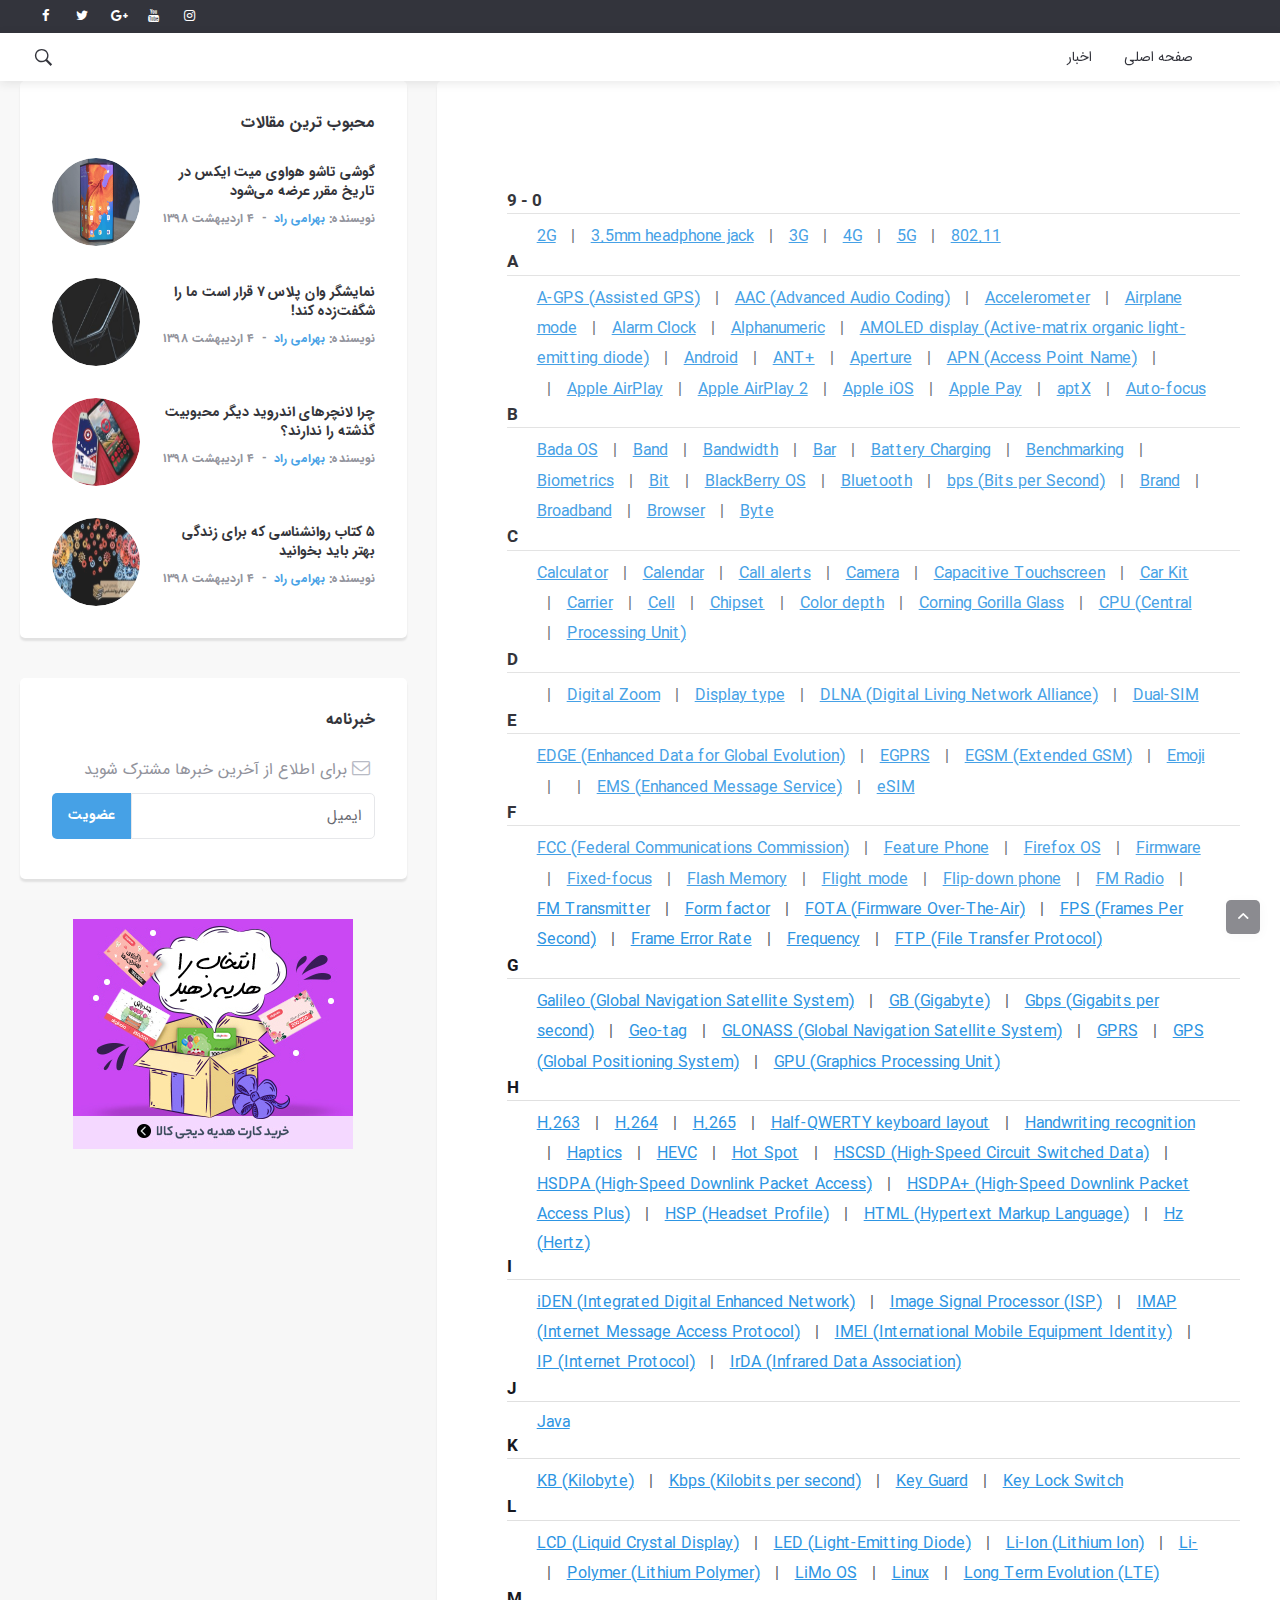
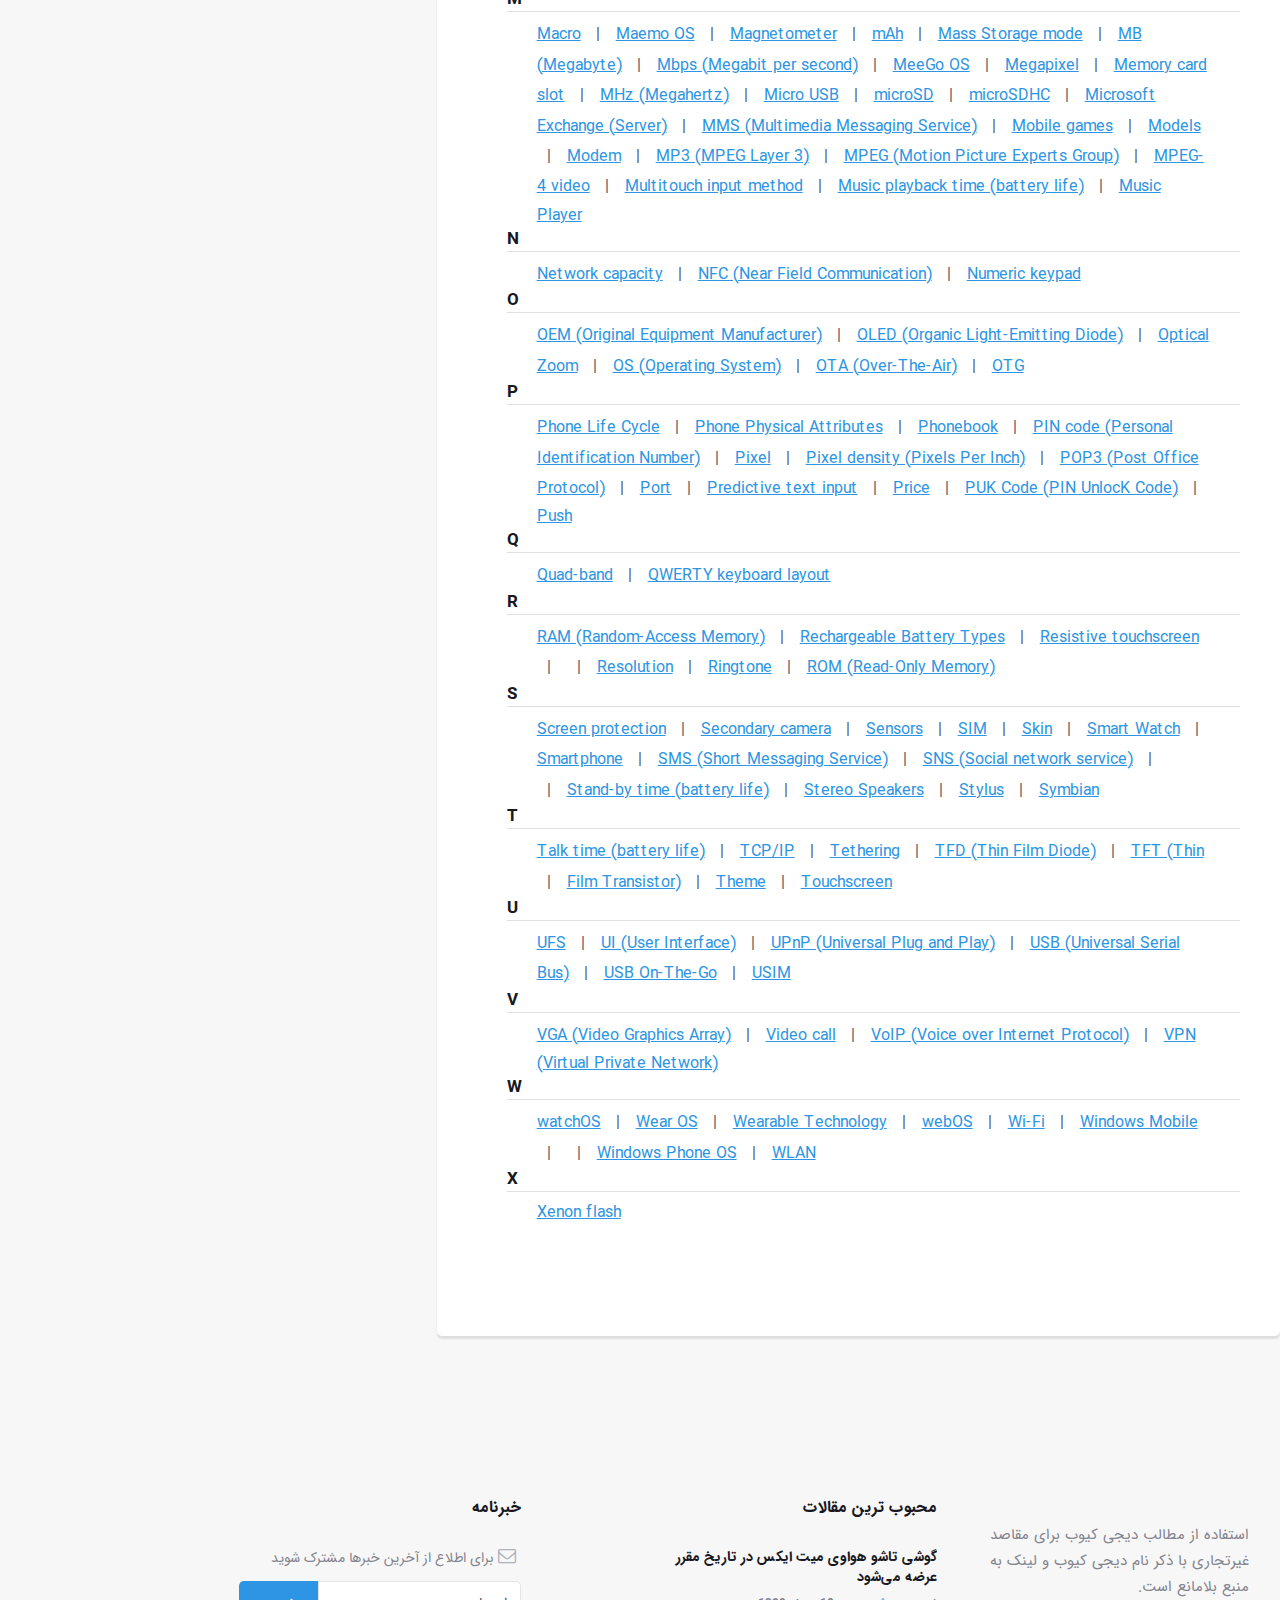
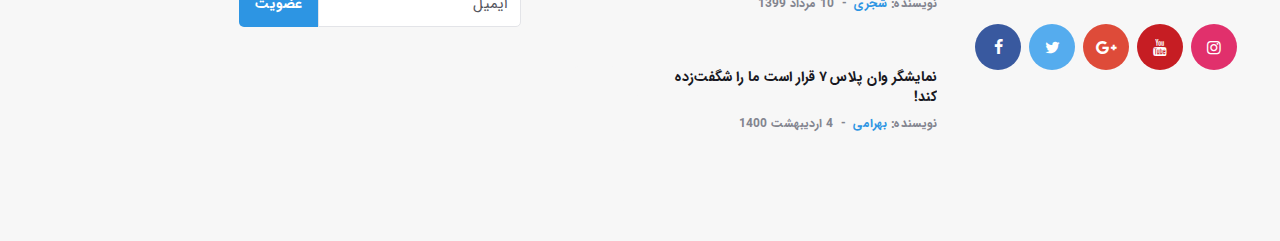
<file: phase_6/digicube/dictionary.html>
<!DOCTYPE html>
<html lang="en">

<head>
    <title>دیجی کیوب | دیکشنری</title>

    <meta charset="utf-8">
    <!--[if IE]><meta http-equiv='X-UA-Compatible' content='IE=edge,chrome=1'><![endif]-->
    <meta name="viewport" content="width=device-width, initial-scale=1, shrink-to-fit=no" />
    <meta name="description" content="">

    <!-- Google Fonts -->
    <link href='https://fonts.googleapis.com/css?family=Montserrat:400,600,700%7CSource+Sans+Pro:400,600,700' rel='stylesheet'>

    <!-- Css -->
    <link rel="stylesheet" href="css/bootstrap.min.css" />
    <link rel="stylesheet" href="css/font-icons.css" />
    <link rel="stylesheet" href="css/style.css" />

    <script>
        DESKTOP_BASE_URL = "https://www.gsmarena.com/";
        ASSETS_BASE_URL  = "https://fdn.gsmarena.com/vv/assets12/";
        CDN_BASE_URL = "//fdn.gsmarena.com/";
        CDN2_BASE_URL = "//fdn2.gsmarena.com/";
        </script>
        

        
<link rel="stylesheet" href="https://fdn.gsmarena.com/vv/assets12/css/reviews.css?v=5">
<style type="text/css">
.st-text{
    text-align:left;
    
}
.st-text h3 {
    text-align: left;
    font-size: 17px;
    padding-bottom: 0px;
    margin-bottom: 8px;
    border-bottom: 1px solid #E0E0E0;
}
.st-text span {
    margin: 0 10px;
    line-height: 1.9;
}
</style>





    <!-- Favicons -->
    <link rel="shortcut icon" href="img/favicon.png">
    <link rel="apple-touch-icon" href="img/apple-icon.png">

    <!-- Lazyload (must be placed in head in order to work) -->
    <script src="js/lazysizes.min.js"></script>

</head>

<body class="bg-light single-post style-default style-rounded">

    <!-- Preloader -->
    <div class="loader-mask">
        <div class="loader">
            <div></div>
        </div>
    </div>

    <!-- Bg Overlay -->
    <div class="content-overlay"></div>

    <!-- Sidenav -->
    <header class="sidenav" id="sidenav">

        <!-- close -->
        <div class="sidenav__close">
            <button class="sidenav__close-button" id="sidenav__close-button" aria-label="close sidenav">
                <i class="ui-close sidenav__close-icon"></i>
            </button>
        </div>

        <!-- Nav -->
        <nav class="sidenav__menu-container">
            <ul class="sidenav__menu" role="menubar">
                <li>
                    <a href="#" class="sidenav__menu-url">صفحه اصلی</a>
                </li>
                <li>
                    <a href="#" class="sidenav__menu-url">صفحات</a>
                    <button class="sidenav__menu-toggle" aria-haspopup="true" aria-label="Open dropdown"><i class="ui-arrow-down"></i></button>
                    <ul class="sidenav__menu-dropdown">
                        <li><a href="about.html" class="sidenav__menu-url">درباره ما</a></li>
                        <li><a href="contact.html" class="sidenav__menu-url">تماس با ما</a></li>
                        <li><a href="search-results.html" class="sidenav__menu-url">نتایج جستجو</a></li>
                        <li><a href="categories.html" class="sidenav__menu-url">دسته بندی مطالب</a></li>
                        <li><a href="single-post.html" class="sidenav__menu-url">نمایش مطلب</a></li>
                        <li><a href="404.html" class="sidenav__menu-url">404</a></li>
                    </ul>
                </li>

                <!-- Categories -->
                <li>
                    <a href="#" class="sidenav__menu-url">تکنولوژی</a>
                </li>
                <li>
                    <a href="#" class="sidenav__menu-url">زیبایی و سلامت</a>
                </li>
                <li>
                    <a href="#" class="sidenav__menu-url">موبایل</a>
                </li>
            </ul>
        </nav>

        <div class="socials sidenav__socials">
            <a class="social social-facebook" href="#" target="_blank" aria-label="facebook">
                <i class="ui-facebook"></i>
            </a>
            <a class="social social-twitter" href="#" target="_blank" aria-label="twitter">
                <i class="ui-twitter"></i>
            </a>
            <a class="social social-google-plus" href="#" target="_blank" aria-label="google">
                <i class="ui-google"></i>
            </a>
            <a class="social social-youtube" href="#" target="_blank" aria-label="youtube">
                <i class="ui-youtube"></i>
            </a>
            <a class="social social-instagram" href="#" target="_blank" aria-label="instagram">
                <i class="ui-instagram"></i>
            </a>
        </div>
    </header> <!-- end sidenav -->

    <main class="main oh" id="main">

        <!-- Top Bar -->
        <div class="top-bar d-none d-lg-block" dir="ltr">
            <div class="container">
                <div class="row">

                 
                    <!-- Socials -->
                    <div class="col-lg-6">
                        <div class="socials nav__socials socials--nobase socials--white justify-content-start">
                            <a class="social social-facebook" href="#" target="_blank" aria-label="facebook">
                                <i class="ui-facebook"></i>
                            </a>
                            <a class="social social-twitter" href="#" target="_blank" aria-label="twitter">
                                <i class="ui-twitter"></i>
                            </a>
                            <a class="social social-google-plus" href="#" target="_blank" aria-label="google">
                                <i class="ui-google"></i>
                            </a>
                            <a class="social social-youtube" href="#" target="_blank" aria-label="youtube">
                                <i class="ui-youtube"></i>
                            </a>
                            <a class="social social-instagram" href="#" target="_blank" aria-label="instagram">
                                <i class="ui-instagram"></i>
                            </a>
                        </div>
                    </div>

                </div>
            </div>
        </div> <!-- end top bar -->

        <!-- Navigation -->
        <header class="nav">

            <div class="nav__holder nav--sticky">
                <div class="container relative">
                    <div class="flex-parent">

                        <!-- Side Menu Button -->
                        <!--
                        <button class="nav-icon-toggle" id="nav-icon-toggle" aria-label="Open side menu">
                            <span class="nav-icon-toggle__box">
                                <span class="nav-icon-toggle__inner"></span>
                            </span>
                        </button>
                        -->
                        <!-- Logo -->
                        <!--
                        <a href="index.html" class="logo">
                            <img class="logo__img" src="img/logo_default.png" alt="logo">
                        </a>
-->

                        <!-- Nav-wrap -->
                        <nav class="flex-child nav__wrap d-none d-lg-block">
                            <ul class="nav__menu">

                                <li >
                                    <a href="index.html">صفحه اصلی</a>
                                </li>

                                <li >
                                    <a href="search-results.html">اخبار </a>
                                </li>
<!--
                                <li >
                                    <a href="dictionary.html">دیکشنری </a>
                                </li>

                                <li class="nav__dropdown">
                                    <a href="#">تکنولوژی</a>
                                    <ul class="nav__dropdown-menu nav__megamenu">
                                        <li>
                                            <div class="nav__megamenu-wrap">
                                                <div class="row">

                                                    <div class="col nav__megamenu-item">
                                                        <article class="entry">
                                                            <div class="entry__img-holder">
                                                                <a href="single-post.html">
                                                                    <img src="img/content/thumb/post-1.jpg" alt="" class="entry__img">
                                                                </a>
                                                                <a href="categories.html" class="entry__meta-category entry__meta-category--label entry__meta-category--align-in-corner entry__meta-category--violet">تکنولوژی</a>
                                                            </div>

                                                            <div class="entry__body">
                                                                <h2 class="entry__title">
                                                                    <a href="single-post.html">چرا لانچرهای اندروید دیگر محبوبیت گذشته را ندارند؟</a>
                                                                </h2>
                                                            </div>
                                                        </article>
                                                    </div>

                                                    <div class="col nav__megamenu-item">
                                                        <article class="entry">
                                                            <div class="entry__img-holder">
                                                                <a href="single-post.html">
                                                                    <img src="img/content/thumb/post-2.jpg" alt="" class="entry__img">
                                                                </a>
                                                                <a href="categories.html" class="entry__meta-category entry__meta-category--label entry__meta-category--align-in-corner entry__meta-category--purple">تکنولوژی</a>
                                                            </div>

                                                            <div class="entry__body">
                                                                <h2 class="entry__title">
                                                                    <a href="single-post.html">نمایشگر وان پلاس ۷ قرار است ما را شگفت‌زده کند!</a>
                                                                </h2>
                                                            </div>
                                                        </article>
                                                    </div>

                                                    <div class="col nav__megamenu-item">
                                                        <article class="entry">
                                                            <div class="entry__img-holder">
                                                                <a href="single-post.html">
                                                                    <img src="img/content/thumb/post-3.jpg" alt="" class="entry__img">
                                                                </a>
                                                                <a href="categories.html" class="entry__meta-category entry__meta-category--label entry__meta-category--align-in-corner entry__meta-category--blue">تکنولوژی</a>
                                                            </div>

                                                            <div class="entry__body">
                                                                <h2 class="entry__title">
                                                                    <a href="single-post.html">با دو هزار یورو، می‌توان چه محصولاتی دیگری به جای گلکسی فولد خرید؟</a>
                                                                </h2>
                                                            </div>
                                                        </article>
                                                    </div>

                                                    <div class="col nav__megamenu-item">
                                                        <article class="entry">
                                                            <div class="entry__img-holder">
                                                                <a href="single-post.html">
                                                                    <img src="img/content/thumb/post-4.jpg" alt="" class="entry__img">
                                                                </a>
                                                                <a href="categories.html" class="entry__meta-category entry__meta-category--label entry__meta-category--align-in-corner entry__meta-category--green">تکنولوژی</a>
                                                            </div>

                                                            <div class="entry__body">
                                                                <h2 class="entry__title">
                                                                    <a href="single-post.html">۶ ویژگی برتر رابط کاربری One UI سامسونگ</a>
                                                                </h2>
                                                            </div>
                                                        </article>
                                                    </div>

                                                </div>
                                            </div>
                                        </li>
                                    </ul>
                                </li>
                            

                                <li class="nav__dropdown">
                                    <a href="#">صفحات</a>
                                    <ul class="nav__dropdown-menu">
                                        <li><a href="about.html">درباره ما</a></li>
                                        <li><a href="contact.html">تماس با ما</a></li>
                                        <li><a href="categories.html">دسته بندی مطالب</a></li>
                                        <li><a href="single-post.html">نمایش مطلب</a></li>
                                        <li><a href="404.html">404</a></li>
                                    </ul>
                                </li>

-->
                            </ul> <!-- end menu -->
                        </nav> <!-- end nav-wrap -->

                        <!-- Nav Right -->
                        <div class="nav__right">

                            <!-- Search -->
                            <div class="nav__right-item nav__search">
                                <a href="#" class="nav__search-trigger" id="nav__search-trigger">
                                    <i class="ui-search nav__search-trigger-icon"></i>
                                </a>
                                <div class="nav__search-box" id="nav__search-box">
                                    <form class="nav__search-form">
                                        <input type="text" placeholder="جستجو مقالات" class="nav__search-input">
                                        <button type="submit" class="search-button btn btn-lg btn-color btn-button">
                                            <i class="ui-search nav__search-icon"></i>
                                        </button>
                                    </form>
                                </div>
                            </div>

                        </div> <!-- end nav right -->

                    </div> <!-- end flex-parent -->
                </div> <!-- end container -->

            </div>
        </header> <!-- end navigation -->
            <!-- Content -->
            <div class="row" direction="ltr">

                <!-- post content -->
                <div class="col-lg-8 blog__content mb-72">
                    <div class="content-box">
                            <div class="entry__article-wrap">

                                <div class="entry__article">

                                    <div class="st-text"  style="margin: 30px 0px;">

                                        <h3>0 - 9</h3>
                                        <p style="margin:0px 30px;">
                                        
                                        <a href="glossary.php3?term=2g">2G</a>
                                        <span>|</span>
                                        <a href="glossary.php3?term=35mm-jack">3.5mm headphone jack</a>
                                        <span>|</span>
                                        <a href="glossary.php3?term=3g">3G</a>
                                        <span>|</span>  
                                        <a href="glossary.php3?term=4g">4G</a> 
                                        <span>|</span>  
                                        <a href="glossary.php3?term=5g">5G</a> 
                                        <span>|</span>  <a href="glossary.php3?term=802-11">802.11</a> 
                                        
                                        <h3>A</h3>
                                        <p style="margin:0px 30px;">
                                        
                                        <a href="glossary.php3?term=a-gps">A-GPS (Assisted GPS)</a> 
                                        <span>|</span>
                                        <a href="glossary.php3?term=aac">AAC (Advanced Audio Coding)</a> 
                                        <span>|</span>  
                                        <a href="glossary.php3?term=accelerometer">Accelerometer</a> 
                                        <span>|</span>  
                                        <a href="glossary.php3?term=airplane-mode">Airplane mode</a> 
                                        <span>|</span> 
                                        <a href="glossary.php3?term=alarm-clock">Alarm Clock</a> 
                                        <span>|</span>  
                                        <a href="glossary.php3?term=alphanumeric">Alphanumeric</a> 
                                        <span>|</span>  
                                        <a href="glossary.php3?term=amoled-display">AMOLED display (Active-matrix organic light-emitting diode)</a> <span>|</span>
                                        <a href="glossary.php3?term=android">Android</a> <span>|</span>  
                                        <a href="glossary.php3?term=ant">ANT+</a> <span>|</span>  
                                        <a href="glossary.php3?term=aperture">Aperture</a> <span>|</span>  
                                        <a href="glossary.php3?term=apn">APN (Access Point Name)</a> <span>|</span>  
                                        <a href="glossary.php3?term=apple-airplay">Apple AirPlay</a> <span>|</span>  
                                        <a href="glossary.php3?term=apple-airplay-2">Apple AirPlay 2</a> <span>|</span>  
                                        <a href="glossary.php3?term=apple-ios">Apple iOS</a> <span>|</span>  
                                        <a href="glossary.php3?term=apple-pay">Apple Pay</a> <span>|</span>  
                                        <a href="glossary.php3?term=aptx">aptX</a> <span>|</span>  
                                        <a href="glossary.php3?term=auto-focus">Auto-focus</a> <span>|</span>   
                                        
                                        <h3>B</h3>
                                        <p style="margin:0px 30px;">
                                        
                                        <a href="glossary.php3?term=bada-os">Bada OS</a> <span>|</span>  
                                        <a href="glossary.php3?term=band">Band</a> <span>|</span>  
                                        <a href="glossary.php3?term=bandwidth">Bandwidth</a> <span>|</span>  
                                        <a href="glossary.php3?term=bar">Bar</a> <span>|</span>    
                                        <a href="glossary.php3?term=battery-charging">Battery Charging</a> <span>|</span>   
                                        <a href="glossary.php3?term=benchmarking">Benchmarking</a> <span>|</span>  
                                        <a href="glossary.php3?term=biometrics">Biometrics</a> <span>|</span>  
                                        <a href="glossary.php3?term=bit">Bit</a> <span>|</span>  
                                        <a href="glossary.php3?term=bb-os">BlackBerry OS</a> <span>|</span>  
                                        <a href="glossary.php3?term=bluetooth">Bluetooth</a> <span>|</span>  
                                        <a href="glossary.php3?term=bps">bps (Bits per Second)</a> <span>|</span>  
                                        <a href="glossary.php3?term=brand">Brand</a> <span>|</span>  
                                        <a href="glossary.php3?term=broadband">Broadband</a> <span>|</span>  
                                        <a href="glossary.php3?term=browser">Browser</a> <span>|</span>  
                                        <a href="glossary.php3?term=byte">Byte</a> 
                                        
                                        <h3>C</h3>
                                        <p style="margin:0px 30px;">
                                        
                                        <a href="glossary.php3?term=calculator">Calculator</a> <span>|</span>  
                                        <a href="glossary.php3?term=calendar">Calendar</a> <span>|</span>  
                                        <a href="glossary.php3?term=call-alerts">Call alerts</a> <span>|</span>  
                                        <a href="glossary.php3?term=camera">Camera</a> <span>|</span>  
                                        <a href="glossary.php3?term=capacitive-touchscreen">Capacitive Touchscreen</a> <span>|</span>  
                                        <a href="glossary.php3?term=car-kit">Car Kit</a> <span>|</span>  
                                        <a href="glossary.php3?term=carrier">Carrier</a> <span>|</span>   
                                        <a href="glossary.php3?term=cell">Cell</a> <span>|</span>  
                                        <a href="glossary.php3?term=chipset">Chipset</a> <span>|</span>    
                                        <a href="glossary.php3?term=color-depth">Color depth</a> <span>|</span>      
                                        <a href="glossary.php3?term=gorilla-glass">Corning Gorilla Glass</a> <span>|</span>  
                                        <a href="glossary.php3?term=cpu">CPU (Central Processing Unit)</a> <span>|</span>    
                                        
                                        <h3>D</h3>
                                        <p  style="margin:0px 30px;">
                                        
                                        <a href="glossary.php3?term=digital-zoom">Digital Zoom</a> <span>|</span>  
                                        <a href="glossary.php3?term=display-type">Display type</a> <span>|</span>  
                                        <a href="glossary.php3?term=dlna">DLNA (Digital Living Network Alliance)</a> <span>|</span>  
                                        <a href="glossary.php3?term=dual-sim">Dual-SIM</a> <span>|</span>  
                                        
                                        
                                        <h3>E</h3>
                                        <p  style="margin:0px 30px;">
                                        
                                        <a href="glossary.php3?term=edge">EDGE (Enhanced Data for Global Evolution)</a> <span>|</span>  
                                        <a href="glossary.php3?term=egprs">EGPRS</a> <span>|</span>  
                                        <a href="glossary.php3?term=egsm">EGSM (Extended GSM)</a> <span>|</span>  
                                        <a href="glossary.php3?term=emoji">Emoji</a> <span>|</span>  
                                        <a href="glossary.php3?term=ems">EMS (Enhanced Message Service)</a> <span>|</span>  
                                        <a href="glossary.php3?term=esim">eSIM</a> <span>|</span>    
                                        
                                        <h3>F</h3>
                                        <p  style="margin:0px 30px;">
                                        
                                        <a href="glossary.php3?term=fcc">FCC (Federal Communications Commission)</a> <span>|</span>  
                                        <a href="glossary.php3?term=feature-phone">Feature Phone</a> <span>|</span>  
                                        <a href="glossary.php3?term=firefox-os">Firefox OS</a> <span>|</span>  
                                        <a href="glossary.php3?term=firmware">Firmware</a> <span>|</span>  
                                        <a href="glossary.php3?term=fixed-focus">Fixed-focus</a> <span>|</span>  
                                        <a href="glossary.php3?term=flash-memory">Flash Memory</a> <span>|</span>  
                                        <a href="glossary.php3?term=flight-mode">Flight mode</a> <span>|</span>  
                                        <a href="glossary.php3?term=flip-down-phone">Flip-down phone</a> <span>|</span>  
                                        <a href="glossary.php3?term=fm-radio">FM Radio</a> <span>|</span>  
                                        <a href="glossary.php3?term=fm-transmitter">FM Transmitter</a> <span>|</span>  
                                        <a href="glossary.php3?term=form-factor">Form factor</a> <span>|</span>  
                                        <a href="glossary.php3?term=fota">FOTA (Firmware Over-The-Air)</a> <span>|</span> 
                                         <a href="glossary.php3?term=fps">FPS (Frames Per Second)</a> <span>|</span>  
                                         <a href="glossary.php3?term=fer">Frame Error Rate</a> <span>|</span>  
                                         <a href="glossary.php3?term=frequency">Frequency</a> <span>|</span>  
                                         <a href="glossary.php3?term=ftp">FTP (File Transfer Protocol)</a> 
                                         
                                         <h3>G</h3>
                                         <p style="margin:0px 30px;">
                                         
                                         <a href="glossary.php3?term=galileo">Galileo (Global Navigation Satellite System)</a> <span>|</span>  
                                         <a href="glossary.php3?term=gigabyte">GB (Gigabyte)</a> <span>|</span>  
                                         <a href="glossary.php3?term=gbps">Gbps (Gigabits per second)</a> <span>|</span>  
                                         <a href="glossary.php3?term=geo-tag">Geo-tag</a> <span>|</span>  
                                         <a href="glossary.php3?term=glonass">GLONASS (Global Navigation Satellite System)</a> <span>|</span>  
                                         <a href="glossary.php3?term=gprs">GPRS</a> <span>|</span>  
                                         <a href="glossary.php3?term=gps">GPS (Global Positioning System)</a> <span>|</span>  
                                         <a href="glossary.php3?term=gpu">GPU (Graphics Processing Unit)</a>
                                         
                                          <h3>H</h3>
                                          <p style="margin:0px 30px;">
                                        
                                          <a href="glossary.php3?term=h263">H.263</a> <span>|</span>  
                                          <a href="glossary.php3?term=h264">H.264</a> <span>|</span>  
                                          <a href="glossary.php3?term=h265">H.265</a> <span>|</span>  
                                          <a href="glossary.php3?term=half-qwerty-keyboard">Half-QWERTY keyboard layout</a> <span>|</span>  
                                          <a href="glossary.php3?term=handwriting-recognition">Handwriting recognition</a> <span>|</span>  
                                          <a href="glossary.php3?term=haptics">Haptics</a> <span>|</span>  
                                          <a href="glossary.php3?term=hevc">HEVC</a> <span>|</span>  
                                          <a href="glossary.php3?term=hot-spot">Hot Spot</a> <span>|</span>   
                                          <a href="glossary.php3?term=hscsd">HSCSD (High-Speed Circuit Switched Data)</a> <span>|</span>  
                                          <a href="glossary.php3?term=hsdpa">HSDPA (High-Speed Downlink Packet Access)</a> <span>|</span>  
                                          <a href="glossary.php3?term=hsdpa+">HSDPA+ (High-Speed Downlink Packet Access Plus)</a> <span>|</span> 
                                          <a href="glossary.php3?term=hsp">HSP (Headset Profile)</a> <span>|</span>   
                                          <a href="glossary.php3?term=html">HTML (Hypertext Markup Language)</a> <span>|</span>  
                                          <a href="glossary.php3?term=hz">Hz (Hertz)</a> 
                                          
                                          <h3>I</h3>
                                          <p style="margin:0px 30px;">
                                          
                                          <a href="glossary.php3?term=iden">iDEN (Integrated Digital Enhanced Network)</a> <span>|</span>  
                                          <a href="glossary.php3?term=isp">Image Signal Processor (ISP)</a> <span>|</span>  
                                          <a href="glossary.php3?term=imap">IMAP (Internet Message Access Protocol)</a> <span>|</span>  
                                          <a href="glossary.php3?term=imei">IMEI (International Mobile Equipment Identity)</a> <span>|</span>  
                                          <a href="glossary.php3?term=ip">IP (Internet Protocol)</a> <span>|</span>   
                                          <a href="glossary.php3?term=irda">IrDA (Infrared Data Association)</a> 
                                          
                                          <h3>J</h3>
                                          <p  style="margin:0px 30px;">
                                          
                                          <a href="glossary.php3?term=java">Java</a> 
                                          
                                          <h3>K</h3>
                                          <p  style="margin:0px 30px;">
                                          
                                          <a href="glossary.php3?term=kb">KB (Kilobyte)</a> <span>|</span>  
                                          <a href="glossary.php3?term=kbps">Kbps (Kilobits per second)</a> <span>|</span>  
                                          <a href="glossary.php3?term=key-guard">Key Guard</a> <span>|</span>  
                                          <a href="glossary.php3?term=key-lock-switch">Key Lock Switch</a> 
                                          
                                          <h3>L</h3>
                                          <p  style="margin:0px 30px;">
                                          
                                          <a href="glossary.php3?term=lcd">LCD (Liquid Crystal Display)</a> <span>|</span>  
                                          <a href="glossary.php3?term=led">LED (Light-Emitting Diode)</a> <span>|</span>  
                                          <a href="glossary.php3?term=li-ion">Li-Ion (Lithium Ion)</a> <span>|</span>  
                                          <a href="glossary.php3?term=li-polymer">Li-Polymer (Lithium Polymer)</a> <span>|</span>  
                                          <a href="glossary.php3?term=limo-os">LiMo OS</a> <span>|</span>  
                                          <a href="glossary.php3?term=linux">Linux</a> <span>|</span>  
                                          <a href="glossary.php3?term=long-term-evolution">Long Term Evolution (LTE)</a> <span>|</span>  
                                          
                                          <h3>M</h3>
                                          <p  style="margin:0px 30px;">
                                          
                                          <a href="glossary.php3?term=macro">Macro</a> <span>|</span>  
                                          <a href="glossary.php3?term=maemo-os">Maemo OS</a> <span>|</span>  
                                          <a href="glossary.php3?term=magnetometer">Magnetometer</a> <span>|</span>  
                                          <a href="glossary.php3?term=mah">mAh</a> <span>|</span>  
                                          <a href="glossary.php3?term=mass-storage-mode">Mass Storage mode</a> <span>|</span>  
                                          <a href="glossary.php3?term=mb">MB (Megabyte)</a> <span>|</span>  
                                          <a href="glossary.php3?term=mbps">Mbps (Megabit per second)</a> <span>|</span>  
                                          <a href="glossary.php3?term=meego-os">MeeGo OS</a> <span>|</span>  
                                          <a href="glossary.php3?term=megapixel">Megapixel</a> <span>|</span>  
                                          <a href="glossary.php3?term=memory-card-slot">Memory card slot</a> <span>|</span>  
                                          <a href="glossary.php3?term=mhz">MHz (Megahertz)</a> <span>|</span>  
                                          <a href="glossary.php3?term=micro-usb">Micro USB</a> <span>|</span>  
                                          <a href="glossary.php3?term=microsd">microSD</a> <span>|</span>  
                                          <a href="glossary.php3?term=microsdhc">microSDHC</a> <span>|</span>  
                                          <a href="glossary.php3?term=microsoft-exchange">Microsoft Exchange (Server)</a> <span>|</span>  
                                          <a href="glossary.php3?term=mms">MMS (Multimedia Messaging Service)</a> <span>|</span> 
                                          <a href="glossary.php3?term=mobile-games">Mobile games</a> <span>|</span>  
                                          <a href="glossary.php3?term=models">Models</a> <span>|</span>  
                                          <a href="glossary.php3?term=modem">Modem</a> <span>|</span>  
                                          <a href="glossary.php3?term=mp3">MP3 (MPEG Layer 3)</a> <span>|</span>  
                                          <a href="glossary.php3?term=mpeg">MPEG (Motion Picture Experts Group)</a> <span>|</span>  
                                          <a href="glossary.php3?term=mpeg-4-video">MPEG-4 video</a> <span>|</span>  
                                          <a href="glossary.php3?term=multitouch">Multitouch input method</a> <span>|</span>  
                                          <a href="glossary.php3?term=music-playback-time">Music playback time (battery life)</a> <span>|</span>  
                                          <a href="glossary.php3?term=music-player">Music Player</a> 
                                           
                                          <h3>N</h3>
                                          <p  style="margin:0px 30px;">
                                           
                                          <a href="glossary.php3?term=network-capacity">Network capacity</a> <span>|</span> 
                                          <a href="glossary.php3?term=nfc">NFC (Near Field Communication)</a> <span>|</span>  
                                          <a href="glossary.php3?term=numeric-keypad">Numeric keypad</a> 
                                          
                                          <h3>O</h3>
                                          <p  style="margin:0px 30px;">
                                          
                                          <a href="glossary.php3?term=oem">OEM (Original Equipment Manufacturer)</a> <span>|</span>  
                                          <a href="glossary.php3?term=oled">OLED (Organic Light-Emitting Diode)</a> <span>|</span>  
                                          <a href="glossary.php3?term=optical-zoom">Optical Zoom</a> <span>|</span>  
                                          <a href="glossary.php3?term=os">OS (Operating System)</a> <span>|</span>  
                                          <a href="glossary.php3?term=ota">OTA (Over-The-Air)</a> <span>|</span>  
                                          <a href="glossary.php3?term=otg">OTG</a>
                                          
                                          <h3>P</h3>
                                          <p  style="margin:0px 30px;">
                                          
                                          <a href="glossary.php3?term=phone-life-cycle">Phone Life Cycle</a> <span>|</span>  
                                          <a href="glossary.php3?term=phone-physical-attributes">Phone Physical Attributes</a> <span>|</span>  
                                          <a href="glossary.php3?term=phonebook">Phonebook</a> <span>|</span>  
                                          <a href="glossary.php3?term=pin-code">PIN code (Personal Identification Number)</a> <span>|</span>  
                                          <a href="glossary.php3?term=pixel">Pixel</a> <span>|</span>  
                                          <a href="glossary.php3?term=pixel-density">Pixel density (Pixels Per Inch)</a> <span>|</span>  
                                          <a href="glossary.php3?term=pop3">POP3 (Post Office Protocol)</a> <span>|</span>  
                                          <a href="glossary.php3?term=port">Port</a> <span>|</span>  
                                          <a href="glossary.php3?term=predictive-text-input">Predictive text input</a> <span>|</span>  
                                          <a href="glossary.php3?term=price">Price</a> <span>|</span>   
                                          <a href="glossary.php3?term=puk-code">PUK Code (PIN UnlocK Code)</a> <span>|</span>  
                                          <a href="glossary.php3?term=push">Push</a> 
                                          
                                          <h3>Q</h3>
                                          <p  style="margin:0px 30px;">
                                          
                                         
                                          <a href="glossary.php3?term=quad-band">Quad-band</a> <span>|</span>  
                                          <a href="glossary.php3?term=qwerty-keyboard">QWERTY keyboard layout</a>
                                          
                                          <h3>R</h3>
                                          <p  style="margin:0px 30px;">
                                          
                                          <a href="glossary.php3?term=ram">RAM (Random-Access Memory)</a> <span>|</span>  
                                          <a href="glossary.php3?term=rechargeable-battery-types">Rechargeable Battery Types</a> <span>|</span>  
                                          <a href="glossary.php3?term=resistive-touchscreen">Resistive touchscreen</a> <span>|</span>  
                                          <a href="glossary.php3?term=resolution">Resolution</a> <span>|</span>  
                                          <a href="glossary.php3?term=ringtone">Ringtone</a> <span>|</span>  
                                          <a href="glossary.php3?term=rom">ROM (Read-Only Memory)</a> <span>|</span>  
                                          
                                        
                                          <h3>S</h3>
                                          <p  style="margin:0px 30px;">
                                          
                                          <a href="glossary.php3?term=screen-protection">Screen protection</a> <span>|</span>  
                                          <a href="glossary.php3?term=secondary-camera">Secondary camera</a> <span>|</span>  
                                          <a href="glossary.php3?term=sensors">Sensors</a> <span>|</span>  
                                          <a href="glossary.php3?term=sim">SIM</a> <span>|</span>  
                                          <a href="glossary.php3?term=skin">Skin</a> <span>|</span>  
                                          <a href="glossary.php3?term=smart-watch">Smart Watch</a> <span>|</span>  
                                          <a href="glossary.php3?term=smartphone">Smartphone</a> <span>|</span>  
                                          <a href="glossary.php3?term=sms">SMS (Short Messaging Service)</a> <span>|</span>  
                                          <a href="glossary.php3?term=sns">SNS (Social network service)</a> <span>|</span>  
                                          <a href="glossary.php3?term=stand-by-time">Stand-by time (battery life)</a> <span>|</span>  
                                          <a href="glossary.php3?term=stereo-speakers">Stereo Speakers</a> <span>|</span>  
                                          <a href="glossary.php3?term=stylus">Stylus</a> <span>|</span>  
                                          <a href="glossary.php3?term=symbian">Symbian</a> <span>|</span>  
                                          
                                          <h3>T</h3>
                                          <p  style="margin:0px 30px;">
                                          
                                          <a href="glossary.php3?term=talk-time">Talk time (battery life)</a> <span>|</span>  
                                          <a href="glossary.php3?term=tcp-ip">TCP/IP</a> <span>|</span>  
                                          <a href="glossary.php3?term=tethering">Tethering</a> <span>|</span>  
                                          <a href="glossary.php3?term=tfd">TFD (Thin Film Diode)</a> <span>|</span>  
                                          <a href="glossary.php3?term=tft">TFT (Thin Film Transistor)</a> <span>|</span>  
                                          <a href="glossary.php3?term=theme">Theme</a> <span>|</span>   
                                          <a href="glossary.php3?term=touchscreen">Touchscreen</a> <span>|</span>  
                                          
                                          
                                          <h3>U</h3>
                                          <p  style="margin:0px 30px;">
                                          
                                          <a href="glossary.php3?term=ufs">UFS</a> <span>|</span>  
                                          <a href="glossary.php3?term=ui">UI (User Interface)</a> <span>|</span>    
                                          <a href="glossary.php3?term=upnp">UPnP (Universal Plug and Play)</a> <span>|</span>  
                                          <a href="glossary.php3?term=usb">USB (Universal Serial Bus)</a> <span>|</span>  
                                          <a href="glossary.php3?term=usb-on-the-go">USB On-The-Go</a> <span>|</span>  
                                          <a href="glossary.php3?term=usim">USIM</a> 
                                          
                                          <h3>V</h3>
                                          <p  style="margin:0px 30px;">
                                          
                                          <a href="glossary.php3?term=vga">VGA (Video Graphics Array)</a> <span>|</span>  
                                          <a href="glossary.php3?term=video-call">Video call</a> <span>|</span>  
                                          <a href="glossary.php3?term=voip">VoIP (Voice over Internet Protocol)</a> <span>|</span>  
                                          <a href="glossary.php3?term=vpn">VPN (Virtual Private Network)</a> 
                                          
                                          <h3>W</h3>
                                          
                                          <p  style="margin:0px 30px;"> 
                                          
                                          <a href="glossary.php3?term=watchos">watchOS</a> <span>|</span>  
                                          <a href="glossary.php3?term=wear-os">Wear OS</a> <span>|</span>  
                                          <a href="glossary.php3?term=wearable-technology">Wearable Technology</a> <span>|</span>  
                                          <a href="glossary.php3?term=web-os">webOS</a> <span>|</span>  
                                          <a href="glossary.php3?term=wi-fi">Wi-Fi</a> <span>|</span>  
                                          <a href="glossary.php3?term=windows-mobile">Windows Mobile</a> <span>|</span>  
                                          <a href="glossary.php3?term=windows-phone-os">Windows Phone OS</a> <span>|</span>  
                                          <a href="glossary.php3?term=wlan">WLAN</a> <span>|</span>  
                                          
                                          
                                          <h3>X</h3>
                                          <p  style="margin:0px 30px;">
                                          <a href="glossary.php3?term=xenon-flash">Xenon flash</a> </p>
                                        </div>	
                                        
                                        
                                        


                                </div> <!-- end entry article -->
                            </div> <!-- end entry article wrap -->

                           
                           
                        
                    </div> <!-- end content box -->
                </div> <!-- end post content -->

                <!-- Sidebar -->
                <aside class="col-lg-4 sidebar sidebar--right">

                    <!-- Widget Popular Posts -->
                    <aside class="widget widget-popular-posts">
                        <h4 class="widget-title">محبوب ترین مقالات</h4>
                        <ul class="post-list-small">
                            <li class="post-list-small__item">
                                <article class="post-list-small__entry clearfix">
                                    <div class="post-list-small__img-holder">
                                        <div class="thumb-container thumb-100">
                                            <a href="single-post.html">
                                                <img data-src="img/content/thumb/post-8.jpg" src="img/empty.png" alt="" class="post-list-small__img--rounded lazyload">
                                            </a>
                                        </div>
                                    </div>
                                    <div class="post-list-small__body">
                                        <h3 class="post-list-small__entry-title">
                                            <a href="single-post.html">گوشی تاشو هواوی میت ایکس در تاریخ مقرر عرضه می‌شود</a>
                                        </h3>
                                        <ul class="entry__meta">
                                            <li class="entry__meta-author">
                                                <span>نویسنده:</span>
                                                <a href="#">بهرامی راد</a>
                                            </li>
                                            <li class="entry__meta-date">
                                                ۴ اردیبهشت ۱۳۹۸
                                            </li>
                                        </ul>
                                    </div>
                                </article>
                            </li>
                            <li class="post-list-small__item">
                                <article class="post-list-small__entry clearfix">
                                    <div class="post-list-small__img-holder">
                                        <div class="thumb-container thumb-100">
                                            <a href="single-post.html">
                                                <img data-src="img/content/thumb/post-2.jpg" src="img/empty.png" alt="" class="post-list-small__img--rounded lazyload">
                                            </a>
                                        </div>
                                    </div>
                                    <div class="post-list-small__body">
                                        <h3 class="post-list-small__entry-title">
                                            <a href="single-post.html">نمایشگر وان پلاس ۷ قرار است ما را شگفت‌زده کند!</a>
                                        </h3>
                                        <ul class="entry__meta">
                                            <li class="entry__meta-author">
                                                <span>نویسنده:</span>
                                                <a href="#">بهرامی راد</a>
                                            </li>
                                            <li class="entry__meta-date">
                                                ۴ اردیبهشت ۱۳۹۸
                                            </li>
                                        </ul>
                                    </div>
                                </article>
                            </li>
                            <li class="post-list-small__item">
                                <article class="post-list-small__entry clearfix">
                                    <div class="post-list-small__img-holder">
                                        <div class="thumb-container thumb-100">
                                            <a href="single-post.html">
                                                <img data-src="img/content/thumb/post-6.jpg" src="img/empty.png" alt="" class="post-list-small__img--rounded lazyload">
                                            </a>
                                        </div>
                                    </div>
                                    <div class="post-list-small__body">
                                        <h3 class="post-list-small__entry-title">
                                            <a href="single-post.html">چرا لانچرهای اندروید دیگر محبوبیت گذشته را ندارند؟</a>
                                        </h3>
                                        <ul class="entry__meta">
                                            <li class="entry__meta-author">
                                                <span>نویسنده:</span>
                                                <a href="#">بهرامی راد</a>
                                            </li>
                                            <li class="entry__meta-date">
                                                ۴ اردیبهشت ۱۳۹۸
                                            </li>
                                        </ul>
                                    </div>
                                </article>
                            </li>
                            <li class="post-list-small__item">
                                <article class="post-list-small__entry clearfix">
                                    <div class="post-list-small__img-holder">
                                        <div class="thumb-container thumb-100">
                                            <a href="single-post.html">
                                                <img data-src="img/content/thumb/post-5.jpg" src="img/empty.png" alt="" class="post-list-small__img--rounded lazyload">
                                            </a>
                                        </div>
                                    </div>
                                    <div class="post-list-small__body">
                                        <h3 class="post-list-small__entry-title">
                                            <a href="single-post.html">۵ کتاب روانشناسی که برای زندگی بهتر باید بخوانید</a>
                                        </h3>
                                        <ul class="entry__meta">
                                            <li class="entry__meta-author">
                                                <span>نویسنده:</span>
                                                <a href="#">بهرامی راد</a>
                                            </li>
                                            <li class="entry__meta-date">
                                                ۴ اردیبهشت ۱۳۹۸
                                            </li>
                                        </ul>
                                    </div>
                                </article>
                            </li>
                        </ul>
                    </aside> <!-- end widget popular posts -->

                    <!-- Widget Newsletter -->
                    <aside class="widget widget_mc4wp_form_widget">
                        <h4 class="widget-title">خبرنامه</h4>
                        <p class="newsletter__text">
                            <i class="ui-email newsletter__icon"></i>
                            برای اطلاع از آخرین خبرها مشترک شوید
                        </p>
                        <form class="mc4wp-form" method="post">
                            <div class="mc4wp-form-fields">
                                <div class="form-group">
                                    <input type="email" name="EMAIL" placeholder="ایمیل" required="">
                                </div>
                                <div class="form-group">
                                    <input type="submit" class="btn btn-lg btn-color" value="عضویت">
                                </div>
                            </div>
                        </form>
                    </aside> <!-- end widget newsletter -->

                    <!-- Widget Ad 300 -->
                    <aside class="widget widget_media_image">
                        <a href="#">
                            <img src="img/content/mag-1.jpg" alt="">
                        </a>
                    </aside> <!-- end widget ad 300 -->



                </aside> <!-- end sidebar -->

            </div> <!-- end content -->
        </div> <!-- end main container -->


        <!-- Footer -->
        <footer class="footer footer--light">
            <div class="container">
                <div class="footer__widgets">
                    <div class="row">

                        <div class="col-lg-3 col-md-6">
                            <aside class="widget widget-logo">
                                
                                <p class="copyright">

                                    استفاده از مطالب دیجی کیوب برای مقاصد غیرتجاری با ذکر نام دیجی کیوب و لینک به منبع بلامانع است.

                                </p>
                                <div class="socials socials--large socials--rounded mb-24">
                                    <a href="#" class="social social-facebook" aria-label="facebook"><i class="ui-facebook"></i></a>
                                    <a href="#" class="social social-twitter" aria-label="twitter"><i class="ui-twitter"></i></a>
                                    <a href="#" class="social social-google-plus" aria-label="google+"><i class="ui-google"></i></a>
                                    <a href="#" class="social social-youtube" aria-label="youtube"><i class="ui-youtube"></i></a>
                                    <a href="#" class="social social-instagram" aria-label="instagram"><i class="ui-instagram"></i></a>
                                </div>
                            </aside>
                        </div>
<!--
                        <div class="col-lg-2 col-md-6">
                            <aside class="widget widget_nav_menu">
                                <h4 class="widget-title">هشتگ های داغ</h4>
                                <ul>
                                    <li><a href="about.html">#تکنولوزی</a></li>
                                    <li><a href="contact.html">#موبایل</a></li>
                                    <li><a href="categories.html">#کتاب</a></li>
                                    <li><a href="shortcodes.html">#هنر</a></li>
                                    <li><a href="shortcodes.html">#زیبایی</a></li>
                                    <li><a href="shortcodes.html">#دیجیتال</a></li>
                                </ul>
                            </aside>
                        </div>
-->
<div class="col-lg-4 col-md-6">
    <aside class="widget widget-popular-posts">
        <h4 class="widget-title">محبوب ترین مقالات</h4>
        <ul class="post-list-small">
            <li class="post-list-small__item">
                <article class="post-list-small__entry clearfix">
                    <div class="post-list-small__img-holder">
                        <div class="thumb-container thumb-100">
                            <a href="single-post.html">
                                <img data-src="img/content/thumb/post-8.jpg" src="img/empty.png" alt="" class="post-list-small__img--rounded lazyload">
                            </a>
                        </div>
                    </div>
                    <div class="post-list-small__body">
                        <h3 class="post-list-small__entry-title">
                            <a href="single-post.html">گوشی تاشو هواوی میت ایکس در تاریخ مقرر عرضه می‌شود</a>
                        </h3>
                        <ul class="entry__meta">
                            <li class="entry__meta-author">
                                <span>نویسنده:</span>
                                <a href="#">شجری</a>
                            </li>
                            <li class="entry__meta-date">
                               10 مرداد 1399
                            </li>
                        </ul>
                    </div>
                </article>
            </li>
            <li class="post-list-small__item">
                <article class="post-list-small__entry clearfix">
                    <div class="post-list-small__img-holder">
                        <div class="thumb-container thumb-100">
                            <a href="single-post.html">
                                <img data-src="img/content/thumb/post-2.jpg" src="img/empty.png" alt="" class="post-list-small__img--rounded lazyload">
                            </a>
                        </div>
                    </div>
                    <div class="post-list-small__body">
                        <h3 class="post-list-small__entry-title">
                            <a href="single-post.html">نمایشگر وان پلاس ۷ قرار است ما را شگفت‌زده کند!</a>
                        </h3>
                        <ul class="entry__meta">
                            <li class="entry__meta-author">
                                <span>نویسنده:</span>
                                <a href="#">بهرامی </a>
                            </li>
                            <li class="entry__meta-date">
                               4 اردیبهشت 1400
                            </li>
                        </ul>
                    </div>
                </article>
            </li>
        </ul>
    </aside>
</div>
    <div class="col-lg-3 col-md-6">
                            <aside class="widget widget_mc4wp_form_widget">
                                <h4 class="widget-title">خبرنامه</h4>
                                <p class="newsletter__text">
                                    <i class="ui-email newsletter__icon"></i>
                                    برای اطلاع از آخرین خبرها مشترک شوید
                                </p>
                                <form class="mc4wp-form" method="post">
                                    <div class="mc4wp-form-fields">
                                        <div class="form-group">
                                            <input type="email" name="EMAIL" placeholder="ایمیل" required="">
                                        </div>
                                        <div class="form-group">
                                            <input type="submit" class="btn btn-lg btn-color" value="عضویت">
                                        </div>
                                    </div>
                                </form>
                            </aside>
                        </div>

                    </div>
                </div>
            </div> <!-- end container -->
        </footer> <!-- end footer -->

        <div id="back-to-top">
            <a href="#top" aria-label="Go to top"><i class="ui-arrow-up"></i></a>
        </div>

    </main> <!-- end main-wrapper -->


    <!-- jQuery Scripts -->
    <script src="js/jquery.min.js"></script>
    <script src="js/bootstrap.min.js"></script>
    <script src="js/easing.min.js"></script>
    <script src="js/owl-carousel.min.js"></script>
    <script src="js/flickity.pkgd.min.js"></script>
    <script src="js/twitterFetcher_min.js"></script>
    <script src="js/jquery.sticky-kit.min.js"></script>
    <script src="js/jquery.newsTicker.min.js"></script>
    <script src="js/modernizr.min.js"></script>
    <script src="js/scripts.js"></script>

</body>

</html>
</file>
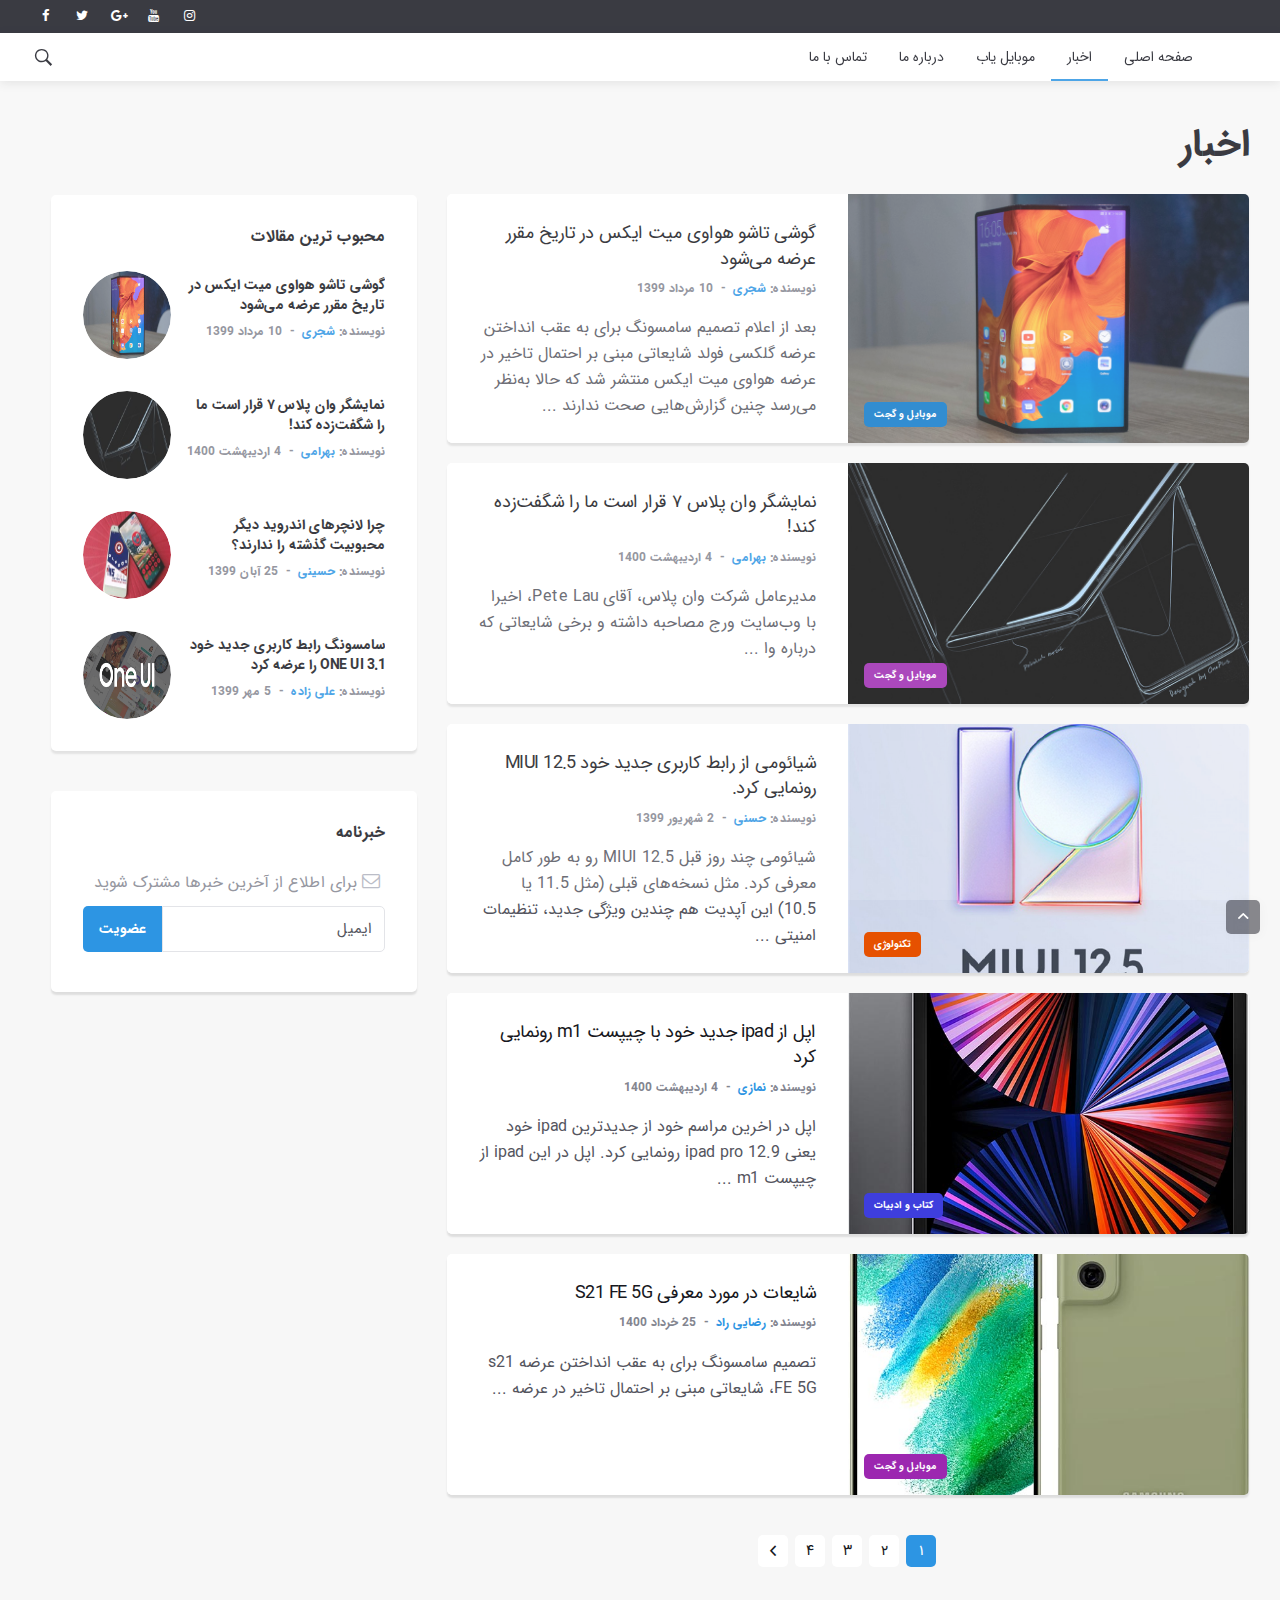
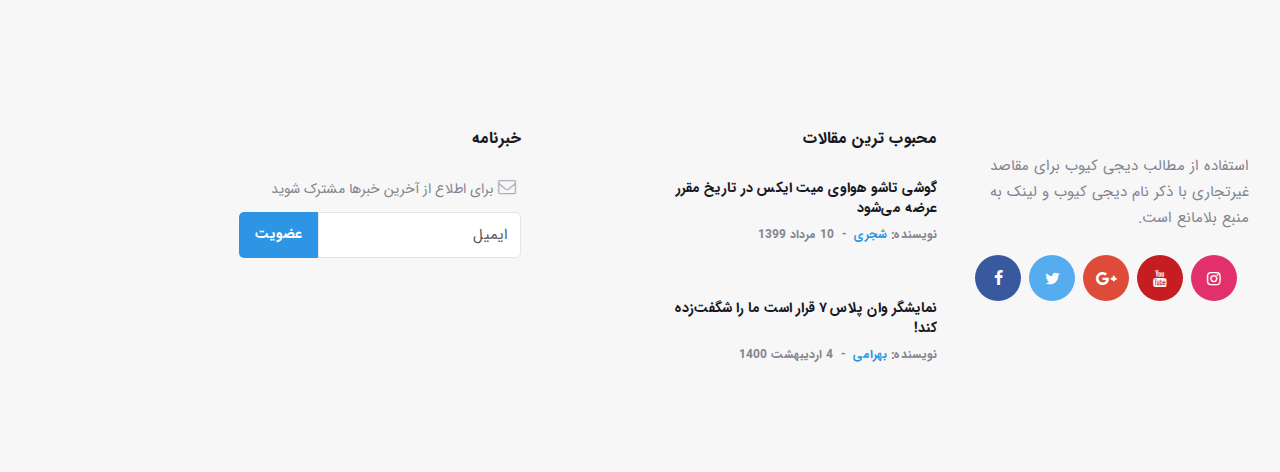
<file: phase_6/digicube/search-results.html>
<!DOCTYPE html>
<html lang="en">

<head>
    <title>topkalamag | Search results</title>

    <meta charset="utf-8">
    <!--[if IE]><meta http-equiv='X-UA-Compatible' content='IE=edge,chrome=1'><![endif]-->
    <meta name="viewport" content="width=device-width, initial-scale=1, shrink-to-fit=no" />
    <meta name="description" content="">

    <!-- Google Fonts -->
    <link href='https://fonts.googleapis.com/css?family=Montserrat:400,600,700%7CSource+Sans+Pro:400,600,700' rel='stylesheet'>

    <!-- Css -->
    <link rel="stylesheet" href="css/bootstrap.min.css" />
    <link rel="stylesheet" href="css/font-icons.css" />
    <link rel="stylesheet" href="css/style.css" />

    <!-- Favicons -->
    <link rel="shortcut icon" href="img/favicon.png">
    <link rel="apple-touch-icon" href="img/apple-icon.png">

    <!-- Lazyload (must be placed in head in order to work) -->
    <script src="js/lazysizes.min.js"></script>

</head>

<body class="bg-light style-default style-rounded">

    <!-- Preloader -->
    <div class="loader-mask">
        <div class="loader">
            <div></div>
        </div>
    </div>

    <!-- Bg Overlay -->
    <div class="content-overlay"></div>

    <!-- Sidenav -->
    <header class="sidenav" id="sidenav">

        <!-- close -->
        <div class="sidenav__close">
            <button class="sidenav__close-button" id="sidenav__close-button" aria-label="close sidenav">
                <i class="ui-close sidenav__close-icon"></i>
            </button>
        </div>

        <!-- Nav -->
        <nav class="sidenav__menu-container">
            <ul class="sidenav__menu" role="menubar">
                <li>
                    <a href="#" class="sidenav__menu-url">صفحه اصلی</a>
                </li>
                <li>
                    <a href="#" class="sidenav__menu-url">صفحات</a>
                    <button class="sidenav__menu-toggle" aria-haspopup="true" aria-label="Open dropdown"><i class="ui-arrow-down"></i></button>
                    <ul class="sidenav__menu-dropdown">
                        <li><a href="about.html" class="sidenav__menu-url">درباره ما</a></li>
                        <li><a href="contact.html" class="sidenav__menu-url">تماس با ما</a></li>
                        <li><a href="search-results.html" class="sidenav__menu-url">نتایج جستجو</a></li>
                        <li><a href="categories.html" class="sidenav__menu-url">دسته بندی مطالب</a></li>
                        <li><a href="single-post.html" class="sidenav__menu-url">نمایش مطلب</a></li>
                        <li><a href="404.html" class="sidenav__menu-url">404</a></li>
                    </ul>
                </li>

                <!-- Categories -->
                <li>
                    <a href="#" class="sidenav__menu-url">تکنولوژی</a>
                </li>
                <li>
                    <a href="#" class="sidenav__menu-url">زیبایی و سلامت</a>
                </li>
                <li>
                    <a href="#" class="sidenav__menu-url">موبایل</a>
                </li>
            </ul>
        </nav>

        <div class="socials sidenav__socials">
            <a class="social social-facebook" href="#" target="_blank" aria-label="facebook">
                <i class="ui-facebook"></i>
            </a>
            <a class="social social-twitter" href="#" target="_blank" aria-label="twitter">
                <i class="ui-twitter"></i>
            </a>
            <a class="social social-google-plus" href="#" target="_blank" aria-label="google">
                <i class="ui-google"></i>
            </a>
            <a class="social social-youtube" href="#" target="_blank" aria-label="youtube">
                <i class="ui-youtube"></i>
            </a>
            <a class="social social-instagram" href="#" target="_blank" aria-label="instagram">
                <i class="ui-instagram"></i>
            </a>
        </div>
    </header> <!-- end sidenav -->

    <main class="main oh" id="main">

        <!-- Top Bar -->
        <div class="top-bar d-none d-lg-block" dir="ltr">
            <div class="container">
                <div class="row">


                    <!-- Socials -->
                    <div class="col-lg-6" dir="ltr">
                        <div class="socials nav__socials socials--nobase socials--white justify-content-start">
                            <a class="social social-facebook" href="#" target="_blank" aria-label="facebook">
                                <i class="ui-facebook"></i>
                            </a>
                            <a class="social social-twitter" href="#" target="_blank" aria-label="twitter">
                                <i class="ui-twitter"></i>
                            </a>
                            <a class="social social-google-plus" href="#" target="_blank" aria-label="google">
                                <i class="ui-google"></i>
                            </a>
                            <a class="social social-youtube" href="#" target="_blank" aria-label="youtube">
                                <i class="ui-youtube"></i>
                            </a>
                            <a class="social social-instagram" href="#" target="_blank" aria-label="instagram">
                                <i class="ui-instagram"></i>
                            </a>
                        </div>
                    </div>

                </div>
            </div>
        </div> <!-- end top bar -->

        <!-- Navigation -->
        <header class="nav">

            <div class="nav__holder nav--sticky">
                <div class="container relative">
                    <div class="flex-parent">

                        <!-- Side Menu Button -->
                        <!--
                        <button class="nav-icon-toggle" id="nav-icon-toggle" aria-label="Open side menu">
                            <span class="nav-icon-toggle__box">
                                <span class="nav-icon-toggle__inner"></span>
                            </span>
                        </button>
                        -->
                        <!-- Logo -->
                        <!--
                        <a href="index.html" class="logo">
                            <img class="logo__img" src="img/logo_default.png" alt="logo">
                        </a>
-->

                        <!-- Nav-wrap -->
                        <nav class="flex-child nav__wrap d-none d-lg-block">
                            <ul class="nav__menu">

                                <li >
                                    <a href="index.html">صفحه اصلی</a>
                                </li>

                                <li class="active" >
                                    <a href="search-results.html">اخبار </a>
                                </li>
                                <li >
                                    <a href="phonefinder.php">موبایل یاب </a>
                                </li>
                                
                                <li >
                                    <a href="about.html">درباره ما </a>
                                </li>

                                
                                <li >
                                    <a href="contact.html">تماس با ما</a>
                                </li>
<!--
                                <li >
                                    <a href="dictionary.html">دیکشنری </a>
                                </li>

    
                               <li class="nav__dropdown">
                                    <a href="#">تکنولوژی</a>
                                    <ul class="nav__dropdown-menu nav__megamenu">
                                        <li>
                                            <div class="nav__megamenu-wrap">
                                                <div class="row">

                                                    <div class="col nav__megamenu-item">
                                                        <article class="entry">
                                                            <div class="entry__img-holder">
                                                                <a href="single-post.html">
                                                                    <img src="img/content/thumb/post-1.jpg" alt="" class="entry__img">
                                                                </a>
                                                                <a href="categories.html" class="entry__meta-category entry__meta-category--label entry__meta-category--align-in-corner entry__meta-category--violet">تکنولوژی</a>
                                                            </div>

                                                            <div class="entry__body">
                                                                <h2 class="entry__title">
                                                                    <a href="single-post.html">چرا لانچرهای اندروید دیگر محبوبیت گذشته را ندارند؟</a>
                                                                </h2>
                                                            </div>
                                                        </article>
                                                    </div>

                                                    <div class="col nav__megamenu-item">
                                                        <article class="entry">
                                                            <div class="entry__img-holder">
                                                                <a href="single-post.html">
                                                                    <img src="img/content/thumb/post-2.jpg" alt="" class="entry__img">
                                                                </a>
                                                                <a href="categories.html" class="entry__meta-category entry__meta-category--label entry__meta-category--align-in-corner entry__meta-category--purple">تکنولوژی</a>
                                                            </div>

                                                            <div class="entry__body">
                                                                <h2 class="entry__title">
                                                                    <a href="single-post.html">نمایشگر وان پلاس ۷ قرار است ما را شگفت‌زده کند!</a>
                                                                </h2>
                                                            </div>
                                                        </article>
                                                    </div>

                                                    <div class="col nav__megamenu-item">
                                                        <article class="entry">
                                                            <div class="entry__img-holder">
                                                                <a href="single-post.html">
                                                                    <img src="img/content/thumb/post-3.jpg" alt="" class="entry__img">
                                                                </a>
                                                                <a href="categories.html" class="entry__meta-category entry__meta-category--label entry__meta-category--align-in-corner entry__meta-category--blue">تکنولوژی</a>
                                                            </div>

                                                            <div class="entry__body">
                                                                <h2 class="entry__title">
                                                                    <a href="single-post.html">با دو هزار یورو، می‌توان چه محصولاتی دیگری به جای گلکسی فولد خرید؟</a>
                                                                </h2>
                                                            </div>
                                                        </article>
                                                    </div>

                                                    <div class="col nav__megamenu-item">
                                                        <article class="entry">
                                                            <div class="entry__img-holder">
                                                                <a href="single-post.html">
                                                                    <img src="img/content/thumb/post-4.jpg" alt="" class="entry__img">
                                                                </a>
                                                                <a href="categories.html" class="entry__meta-category entry__meta-category--label entry__meta-category--align-in-corner entry__meta-category--green">تکنولوژی</a>
                                                            </div>

                                                            <div class="entry__body">
                                                                <h2 class="entry__title">
                                                                    <a href="single-post.html">۶ ویژگی برتر رابط کاربری One UI سامسونگ</a>
                                                                </h2>
                                                            </div>
                                                        </article>
                                                    </div>

                                                </div>
                                            </div>
                                        </li>
                                    </ul> 
                                </li>
                                

                                <li class="nav__dropdown">
                                    <a href="#">صفحات</a>
                                    <ul class="nav__dropdown-menu">
                                        <li><a href="about.html">درباره ما</a></li>
                                        <li><a href="contact.html">تماس با ما</a></li>
                                        <li><a href="categories.html">دسته بندی مطالب</a></li>
                                        <li><a href="single-post.html">نمایش مطلب</a></li>
                                        <li><a href="404.html">404</a></li>
                                    </ul>
                                </li>
-->                         

                            </ul> <!-- end menu -->
                        </nav> <!-- end nav-wrap -->

                        <!-- Nav Right -->
                        <div class="nav__right">

                            <!-- Search -->
                            <div class="nav__right-item nav__search">
                                <a href="#" class="nav__search-trigger" id="nav__search-trigger">
                                    <i class="ui-search nav__search-trigger-icon"></i>
                                </a>
                                <div class="nav__search-box" id="nav__search-box">
                                    <form class="nav__search-form">
                                        <input type="text" placeholder="جستجو مقالات" class="nav__search-input">
                                        <button type="submit" class="search-button btn btn-lg btn-color btn-button">
                                            <i class="ui-search nav__search-icon"></i>
                                        </button>
                                    </form>
                                </div>
                            </div>

                        </div> <!-- end nav right -->

                    </div> <!-- end flex-parent -->
                </div> <!-- end container -->

            </div>
        </header> <!-- end navigation -->


        <div class="main-container container pt-40" id="main-container">

            <!-- Content -->
            <div class="row">

                <!-- Posts -->
                <div class="col-lg-8 blog__content mb-72">
                    <h1 class="page-title"> اخبار</h1>

                    <article class="entry card post-list">
                        <div class="entry__img-holder post-list__img-holder card__img-holder" style="background-image: url(img/content/thumb/post-8.jpg)">
                            <a href="single-post.html" class="thumb-url"></a>
                            <img src="img/content/thumb/post-8.jpg" alt="" class="entry__img d-none">
                            <a href="categories.html" class="entry__meta-category entry__meta-category--label entry__meta-category--align-in-corner entry__meta-category--blue">موبایل و گجت</a>
                        </div>

                        <div class="entry__body post-list__body card__body">
                            <div class="entry__header">
                                <h2 class="entry__title">
                                    <a href="single-post.html">گوشی تاشو هواوی میت ایکس در تاریخ مقرر عرضه می‌شود</a>
                                </h2>
                                <ul class="entry__meta">
                                    <li class="entry__meta-author">
                                        <span>نویسنده:</span>
                                        <a href="#">شجری</a>
                                    </li>
                                    <li class="entry__meta-date">
                                        10 مرداد 1399
                                    </li>
                                </ul>
                            </div>
                            <div class="entry__excerpt">
                                <p> بعد از اعلام تصمیم سامسونگ برای به عقب انداختن عرضه گلکسی فولد شایعاتی مبنی بر احتمال تاخیر در عرضه هواوی میت ایکس منتشر شد که حالا به‌نظر می‌رسد چنین گزارش‌هایی صحت ندارند ...</p>
                            </div>
                        </div>
                    </article>

                    <article class="entry card post-list">
                        <div class="entry__img-holder post-list__img-holder card__img-holder" style="background-image: url(img/content/thumb/post-2-2.jpg)">
                            <a href="single-post.html" class="thumb-url"></a>
                            <img src="img/content/thumb/post-2-2.jpg" alt="" class="entry__img d-none">
                            <a href="categories.html" class="entry__meta-category entry__meta-category--label entry__meta-category--align-in-corner entry__meta-category--purple">موبایل و گجت</a>
                        </div>

                        <div class="entry__body post-list__body card__body">
                            <div class="entry__header">
                                <h2 class="entry__title">
                                    <a href="single-post.html">نمایشگر وان پلاس ۷ قرار است ما را شگفت‌زده کند!</a>
                                </h2>
                                <ul class="entry__meta">
                                    <li class="entry__meta-author">
                                        <span>نویسنده:</span>
                                        <a href="#">بهرامی </a>
                                    </li>
                                    <li class="entry__meta-date">
                                        4 اردیبهشت 1400
                                    </li>
                                </ul>
                            </div>
                            <div class="entry__excerpt">
                                <p>مدیرعامل شرکت وان پلاس، آقای Pete Lau، اخیرا با وب‌سایت ورج مصاحبه داشته و برخی شایعاتی که درباره وا ...</p>
                            </div>
                        </div>
                    </article>

                    <article class="entry card post-list">
                        <div class="entry__img-holder post-list__img-holder card__img-holder" style="background-image: url(img/content/thumb/post-16.jpg)">
                            <a href="single-post.html" class="thumb-url"></a>
                            <img src="img/content/thumb/post-16.jpg" alt="" class="entry__img d-none">
                            <a href="categories.html" class="entry__meta-category entry__meta-category--label entry__meta-category--align-in-corner entry__meta-category--orange">تکنولوژی</a>
                        </div>

                        <div class="entry__body post-list__body card__body">
                            <div class="entry__header">
                                <h2 class="entry__title">
                                    <a href="single-post.html">شیائومی از رابط کاربری جدید خود MIUI 12.5 رونمایی کرد.</a>
                                </h2>
                                <ul class="entry__meta">
                                    <li class="entry__meta-author">
                                        <span>نویسنده:</span>
                                        <a href="#">حسنی</a>
                                    </li>
                                    <li class="entry__meta-date">
                                2 شهریور 1399
                                    </li>
                                </ul>
                            </div>
                            <div class="entry__excerpt">
                                <p>شیائومی چند روز قبل MIUI 12.5 رو به طور کامل معرفی کرد. مثل نسخه‌های قبلی (مثل 11.5 یا 10.5) این آپدیت هم چندین ویژگی جدید، تنظیمات امنیتی ...</p>
                            </div>
                        </div>
                    </article>

                    <article class="entry card post-list">
                        <div class="entry__img-holder post-list__img-holder card__img-holder" style="background-image: url(img/content/thumb/post-20.jpg)">
                            <a href="single-post.html" class="thumb-url"></a>
                            <img src="img/content/thumb/post-20.jpg" alt="" class="entry__img d-none">
                            <a href="categories.html" class="entry__meta-category entry__meta-category--label entry__meta-category--align-in-corner entry__meta-category--violet">کتاب و ادبیات</a>
                        </div>

                        <div class="entry__body post-list__body card__body">
                            <div class="entry__header">
                                <h2 class="entry__title">
                                    <a href="single-post.html">اپل از ipad جدید خود با چیپست m1 رونمایی کرد </a>
                                </h2>
                                <ul class="entry__meta">
                                    <li class="entry__meta-author">
                                        <span>نویسنده:</span>
                                        <a href="#">نمازی</a>
                                    </li>
                                    <li class="entry__meta-date">
                                     4 اردیبهشت 1400
                                    </li>
                                </ul>
                            </div>
                            <div class="entry__excerpt">
                                <p>اپل در اخرین مراسم خود از جدیدترین ipad خود یعنی ipad pro 12.9 رونمایی کرد. اپل در این ipad از چیپست m1 ...</p>
                            </div>
                        </div>
                    </article>



                    <article class="entry card post-list">
                        <div class="entry__img-holder post-list__img-holder card__img-holder" style="background-image: url(img/content/thumb/post-11.jpg)">
                            <a href="single-post.html" class="thumb-url"></a>
                            <img src="img/content/thumb/post-2-2.jpg" alt="" class="entry__img d-none">
                            <a href="categories.html" class="entry__meta-category entry__meta-category--label entry__meta-category--align-in-corner entry__meta-category--purple">موبایل و گجت</a>
                        </div>

                        <div class="entry__body post-list__body card__body">
                            <div class="entry__header">
                                <h2 class="entry__title">
                                    <a href="single-post.html">شایعات در مورد معرفی S21 FE 5G</a>
                                </h2>
                                <ul class="entry__meta">
                                    <li class="entry__meta-author">
                                        <span>نویسنده:</span>
                                        <a href="#">رضایی راد</a>
                                    </li>
                                    <li class="entry__meta-date">
                                        25 خرداد 1400
                                    </li>
                                </ul>
                            </div>
                            <div class="entry__excerpt">
                                <p>تصمیم سامسونگ برای به عقب انداختن عرضه s21 FE 5G، شایعاتی مبنی بر احتمال تاخیر در عرضه ...

                                </p>
                            </div>
                        </div>
                    </article>

                    <!-- Pagination -->
                    <nav class="pagination">
                        <span class="pagination__page pagination__page--current">۱</span>
                        <a href="#" class="pagination__page">۲</a>
                        <a href="#" class="pagination__page">۳</a>
                        <a href="#" class="pagination__page">۴</a>
                        <a href="#" class="pagination__page pagination__icon pagination__page--next"><i class="ui-arrow-left"></i></a>
                    </nav>
                </div> <!-- end posts -->

                <!-- Sidebar -->
                <aside class="col-lg-4 sidebar sidebar--right">
<!-- Widget Popular Posts -->
<aside class="widget widget-popular-posts" style="margin-top:73.5px;">
    <h4 class="widget-title">محبوب ترین مقالات</h4>
    <ul class="post-list-small">
        <li class="post-list-small__item">
            <article class="post-list-small__entry clearfix">
                <div class="post-list-small__img-holder">
                    <div class="thumb-container thumb-100">
                        <a href="single-post.html">
                            <img data-src="img/content/thumb/post-8.jpg" src="img/empty.png" alt="" class="post-list-small__img--rounded lazyload">
                        </a>
                    </div>
                </div>
                <div class="post-list-small__body">
                    <h3 class="post-list-small__entry-title">
                        <a href="single-post.html">گوشی تاشو هواوی میت ایکس در تاریخ مقرر عرضه می‌شود</a>
                    </h3>
                    <ul class="entry__meta">
                        <li class="entry__meta-author">
                            <span>نویسنده:</span>
                            <a href="#">شجری</a>
                        </li>
                        <li class="entry__meta-date">
                            10 مرداد 1399
                        </li>
                    </ul>
                </div>
            </article>
        </li>
        <li class="post-list-small__item">
            <article class="post-list-small__entry clearfix">
                <div class="post-list-small__img-holder">
                    <div class="thumb-container thumb-100">
                        <a href="single-post.html">
                            <img data-src="img/content/thumb/post-2.jpg" src="img/empty.png" alt="" class="post-list-small__img--rounded lazyload">
                        </a>
                    </div>
                </div>
                <div class="post-list-small__body">
                    <h3 class="post-list-small__entry-title">
                        <a href="single-post.html">نمایشگر وان پلاس ۷ قرار است ما را شگفت‌زده کند!</a>
                    </h3>
                    <ul class="entry__meta">
                        <li class="entry__meta-author">
                            <span>نویسنده:</span>
                            <a href="#">بهرامی </a>
                        </li>
                        <li class="entry__meta-date">
                            4 اردیبهشت 1400
                        </li>
                    </ul>
                </div>
            </article>
        </li>
        <li class="post-list-small__item">
            <article class="post-list-small__entry clearfix">
                <div class="post-list-small__img-holder">
                    <div class="thumb-container thumb-100">
                        <a href="single-post.html">
                            <img data-src="img/content/thumb/post-6.jpg" src="img/empty.png" alt="" class="post-list-small__img--rounded lazyload">
                        </a>
                    </div>
                </div>
                <div class="post-list-small__body">
                    <h3 class="post-list-small__entry-title">
                        <a href="single-post.html">چرا لانچرهای اندروید دیگر محبوبیت گذشته را ندارند؟</a>
                    </h3>
                    <ul class="entry__meta">
                        <li class="entry__meta-author">
                            <span>نویسنده:</span>
                            <a href="#">حسینی</a>
                        </li>
                        <li class="entry__meta-date">
                          25 آبان 1399
                        </li>
                    </ul>
                </div>
            </article>
        </li>
        <li class="post-list-small__item">
            <article class="post-list-small__entry clearfix">
                <div class="post-list-small__img-holder">
                    <div class="thumb-container thumb-100">
                        <a href="single-post.html">
                            <img data-src="img/content/thumb/post-17.jpg" src="img/empty.png" alt="" class="post-list-small__img--rounded lazyload">
                        </a>
                    </div>
                </div>
                <div class="post-list-small__body">
                    <h3 class="post-list-small__entry-title">
                        <a href="single-post.html"> سامسونگ  رابط کاربری جدید خود  ONE UI 3.1 را عرضه کرد</a>
                    </h3>
                    <ul class="entry__meta">
                        <li class="entry__meta-author">
                            <span>نویسنده:</span>
                            <a href="#">علی زاده</a>
                        </li>
                        <li class="entry__meta-date">
                            5 مهر 1399
                        </li>
                    </ul>
                </div>
            </article>
        </li>
    </ul>
</aside> <!-- end widget popular posts -->
                    <!-- Widget Newsletter -->
                    <aside class="widget widget_mc4wp_form_widget">
                        <h4 class="widget-title">خبرنامه</h4>
                        <p class="newsletter__text">
                            <i class="ui-email newsletter__icon"></i>
                            برای اطلاع از آخرین خبرها مشترک شوید
                        </p>
                        <form class="mc4wp-form" method="post">
                            <div class="mc4wp-form-fields">
                                <div class="form-group">
                                    <input type="email" name="EMAIL" placeholder="ایمیل" required="">
                                </div>
                                <div class="form-group">
                                    <input type="submit" class="btn btn-lg btn-color" value="عضویت">
                                </div>
                            </div>
                        </form>
                    </aside> <!-- end widget newsletter -->

                   

            </div> <!-- end content -->
        </div> <!-- end main container -->
        <footer class="footer footer--light">
            <div class="container">
                <div class="footer__widgets">
                    <div class="row">

                        <div class="col-lg-3 col-md-6">
                            <aside class="widget widget-logo">
                                
                                <p class="copyright">

                                    استفاده از مطالب دیجی کیوب برای مقاصد غیرتجاری با ذکر نام دیجی کیوب و لینک به منبع بلامانع است.

                                </p>
                                <div class="socials socials--large socials--rounded mb-24">
                                    <a href="#" class="social social-facebook" aria-label="facebook"><i class="ui-facebook"></i></a>
                                    <a href="#" class="social social-twitter" aria-label="twitter"><i class="ui-twitter"></i></a>
                                    <a href="#" class="social social-google-plus" aria-label="google+"><i class="ui-google"></i></a>
                                    <a href="#" class="social social-youtube" aria-label="youtube"><i class="ui-youtube"></i></a>
                                    <a href="#" class="social social-instagram" aria-label="instagram"><i class="ui-instagram"></i></a>
                                </div>
                            </aside>
                        </div>
<!--
                        <div class="col-lg-2 col-md-6">
                            <aside class="widget widget_nav_menu">
                                <h4 class="widget-title">هشتگ های داغ</h4>
                                <ul>
                                    <li><a href="about.html">#تکنولوزی</a></li>
                                    <li><a href="contact.html">#موبایل</a></li>
                                    <li><a href="categories.html">#کتاب</a></li>
                                    <li><a href="shortcodes.html">#هنر</a></li>
                                    <li><a href="shortcodes.html">#زیبایی</a></li>
                                    <li><a href="shortcodes.html">#دیجیتال</a></li>
                                </ul>
                            </aside>
                        </div>
-->
                        <div class="col-lg-4 col-md-6">
                            <aside class="widget widget-popular-posts">
                                <h4 class="widget-title">محبوب ترین مقالات</h4>
                                <ul class="post-list-small">
                                    <li class="post-list-small__item">
                                        <article class="post-list-small__entry clearfix">
                                            <div class="post-list-small__img-holder">
                                                <div class="thumb-container thumb-100">
                                                    <a href="single-post.html">
                                                        <img data-src="img/content/thumb/post-8.jpg" src="img/empty.png" alt="" class="post-list-small__img--rounded lazyload">
                                                    </a>
                                                </div>
                                            </div>
                                            <div class="post-list-small__body">
                                                <h3 class="post-list-small__entry-title">
                                                    <a href="single-post.html">گوشی تاشو هواوی میت ایکس در تاریخ مقرر عرضه می‌شود</a>
                                                </h3>
                                                <ul class="entry__meta">
                                                    <li class="entry__meta-author">
                                                        <span>نویسنده:</span>
                                                        <a href="#">شجری</a>
                                                    </li>
                                                    <li class="entry__meta-date">
                                                       10 مرداد 1399
                                                    </li>
                                                </ul>
                                            </div>
                                        </article>
                                    </li>
                                    <li class="post-list-small__item">
                                        <article class="post-list-small__entry clearfix">
                                            <div class="post-list-small__img-holder">
                                                <div class="thumb-container thumb-100">
                                                    <a href="single-post.html">
                                                        <img data-src="img/content/thumb/post-2.jpg" src="img/empty.png" alt="" class="post-list-small__img--rounded lazyload">
                                                    </a>
                                                </div>
                                            </div>
                                            <div class="post-list-small__body">
                                                <h3 class="post-list-small__entry-title">
                                                    <a href="single-post.html">نمایشگر وان پلاس ۷ قرار است ما را شگفت‌زده کند!</a>
                                                </h3>
                                                <ul class="entry__meta">
                                                    <li class="entry__meta-author">
                                                        <span>نویسنده:</span>
                                                        <a href="#">بهرامی </a>
                                                    </li>
                                                    <li class="entry__meta-date">
                                                       4 اردیبهشت 1400
                                                    </li>
                                                </ul>
                                            </div>
                                        </article>
                                    </li>
                                </ul>
                            </aside>
                        </div>

                        <div class="col-lg-3 col-md-6">
                            <aside class="widget widget_mc4wp_form_widget">
                                <h4 class="widget-title">خبرنامه</h4>
                                <p class="newsletter__text">
                                    <i class="ui-email newsletter__icon"></i>
                                    برای اطلاع از آخرین خبرها مشترک شوید
                                </p>
                                <form class="mc4wp-form" method="post">
                                    <div class="mc4wp-form-fields">
                                        <div class="form-group">
                                            <input type="email" name="EMAIL" placeholder="ایمیل" required="">
                                        </div>
                                        <div class="form-group">
                                            <input type="submit" class="btn btn-lg btn-color" value="عضویت">
                                        </div>
                                    </div>
                                </form>
                            </aside>
                        </div>

                    </div>
                </div>
            </div> <!-- end container -->
        </footer> <!-- end footer -->

        <div id="back-to-top">
            <a href="#top" aria-label="Go to top"><i class="ui-arrow-up"></i></a>
        </div>

    </main> <!-- end main-wrapper -->


    <!-- jQuery Scripts -->
    <script src="js/jquery.min.js"></script>
    <script src="js/bootstrap.min.js"></script>
    <script src="js/easing.min.js"></script>
    <script src="js/owl-carousel.min.js"></script>
    <script src="js/flickity.pkgd.min.js"></script>
    <script src="js/twitterFetcher_min.js"></script>
    <script src="js/jquery.newsTicker.min.js"></script>
    <script src="js/modernizr.min.js"></script>
    <script src="js/scripts.js"></script>

</body>

</html>
</file>
<file: phase_6/digicube/css/font-icons.css>
@font-face {
  font-family: 'ui-icons';
  src: url('../fonts/ui-icons.eot?44057230');
  src: url('../fonts/ui-icons.eot?44057230#iefix') format('embedded-opentype'),
       url('../fonts/ui-icons.woff2?44057230') format('woff2'),
       url('../fonts/ui-icons.woff?44057230') format('woff'),
       url('../fonts/ui-icons.ttf?44057230') format('truetype'),
       url('../fonts/ui-icons.svg?44057230#ui-icons') format('svg');
  font-weight: normal;
  font-style: normal;
}
/* Chrome hack: SVG is rendered more smooth in Windozze. 100% magic, uncomment if you need it. */
/* Note, that will break hinting! In other OS-es font will be not as sharp as it could be */
/*
@media screen and (-webkit-min-device-pixel-ratio:0) {
  @font-face {
    font-family: 'ui-icons';
    src: url('../fonts/ui-icons.svg?44057230#ui-icons') format('svg');
  }
}
*/
 
 [class^="ui-"]:before, [class*=" ui-"]:before {
  font-family: "ui-icons";
  font-style: normal;
  font-weight: normal;
  speak: none;
 
  display: inline-block;
  text-decoration: inherit;
  text-align: center;
  /* opacity: .8; */
 
  /* For safety - reset parent styles, that can break glyph codes*/
  font-variant: normal;
  text-transform: none;
 
  /* you can be more comfortable with increased icons size */
  /* font-size: 120%; */
 
  /* Font smoothing. That was taken from TWBS */
  -webkit-font-smoothing: antialiased;
  -moz-osx-font-smoothing: grayscale;
 
  /* Uncomment for 3D effect */
  /* text-shadow: 1px 1px 1px rgba(127, 127, 127, 0.3); */
}
 
.ui-email:before { content: '\e800'; } /* '' */
.ui-pin:before { content: '\e801'; } /* '' */
.ui-flash:before { content: '\e802'; } /* '' */
.ui-play:before { content: '\e803'; } /* '' */
.ui-arrow-right:before { content: '\e804'; } /* '' */
.ui-star:before { content: '\e805'; } /* '' */
.ui-star-empty:before { content: '\e806'; } /* '' */
.ui-eye:before { content: '\e807'; } /* '' */
.ui-tags:before { content: '\e808'; } /* '' */
.ui-clock:before { content: '\e809'; } /* '' */
.ui-twitter:before { content: '\f099'; } /* '' */
.ui-facebook:before { content: '\f09a'; } /* '' */
.ui-github:before { content: '\f09b'; } /* '' */
.ui-rss:before { content: '\f09e'; } /* '' */
.ui-pinterest:before { content: '\f0d2'; } /* '' */
.ui-google:before { content: '\f0d5'; } /* '' */
.ui-linkedin:before { content: '\f0e1'; } /* '' */
.ui-chat-empty:before { content: '\f0e6'; } /* '' */
.ui-arrow-down:before { content: '\f123'; } /* '' */
.ui-arrow-left:before { content: '\f124'; } /* '' */
.ui-arrow-up:before { content: '\f126'; } /* '' */
.ui-youtube:before { content: '\f167'; } /* '' */
.ui-xing:before { content: '\f168'; } /* '' */
.ui-dropbox:before { content: '\f16b'; } /* '' */
.ui-stackoverflow:before { content: '\f16c'; } /* '' */
.ui-instagram:before { content: '\f16d'; } /* '' */
.ui-flickr:before { content: '\f16e'; } /* '' */
.ui-bitbucket:before { content: '\f171'; } /* '' */
.ui-tumblr:before { content: '\f173'; } /* '' */
.ui-apple:before { content: '\f179'; } /* '' */
.ui-windows:before { content: '\f17a'; } /* '' */
.ui-android:before { content: '\f17b'; } /* '' */
.ui-dribbble:before { content: '\f17d'; } /* '' */
.ui-skype:before { content: '\f17e'; } /* '' */
.ui-foursquare:before { content: '\f180'; } /* '' */
.ui-trello:before { content: '\f181'; } /* '' */
.ui-vkontakte:before { content: '\f189'; } /* '' */
.ui-vimeo:before { content: '\f194'; } /* '' */
.ui-slack:before { content: '\f198'; } /* '' */
.ui-reddit:before { content: '\f1a1'; } /* '' */
.ui-stumbleupon:before { content: '\f1a4'; } /* '' */
.ui-delicious:before { content: '\f1a5'; } /* '' */
.ui-digg:before { content: '\f1a6'; } /* '' */
.ui-behance:before { content: '\f1b4'; } /* '' */
.ui-spotify:before { content: '\f1bc'; } /* '' */
.ui-soundcloud:before { content: '\f1be'; } /* '' */
.ui-codeopen:before { content: '\f1cb'; } /* '' */
.ui-git:before { content: '\f1d3'; } /* '' */
.ui-slideshare:before { content: '\f1e7'; } /* '' */
.ui-twitch:before { content: '\f1e8'; } /* '' */
.ui-search:before { content: '\f1f5'; } /* '' */
.ui-lastfm:before { content: '\f202'; } /* '' */
.ui-forumbee:before { content: '\f211'; } /* '' */
.ui-sellsy:before { content: '\f213'; } /* '' */
.ui-shirtsinbulk:before { content: '\f214'; } /* '' */
.ui-skyatlas:before { content: '\f216'; } /* '' */
.ui-whatsapp:before { content: '\f232'; } /* '' */
.ui-snapchat:before { content: '\f2ac'; } /* '' */
.ui-close:before { content: '\f2d7'; } /* '' */
.ui-check:before { content: '\f383'; } /* '' */
</file>
<file: phase_6/digicube/css/style.css>
@font-face {
	font-family: IRANSans;
	font-style: normal;
	font-weight: 900;
	src: url('../fonts/IRANSans/eot/IRANSansWeb_Black.eot');
	src: url('../fonts/IRANSans/eot/IRANSansWeb_Black.eot?#iefix') format('embedded-opentype'),  /* IE6-8 */
		 url('../fonts/IRANSans/woff2/IRANSansWeb_Black.woff2') format('woff2'),  /* FF39+,Chrome36+, Opera24+*/
		 url('../fonts/IRANSans/woff/IRANSansWeb_Black.woff') format('woff'),  /* FF3.6+, IE9, Chrome6+, Saf5.1+*/
		 url('../fonts/IRANSans/ttf/IRANSansWeb_Black.ttf') format('truetype');
}
@font-face {
	font-family: IRANSans;
	font-style: normal;
	font-weight: bold;
	src: url('../fonts/IRANSans/eot/IRANSansWeb_Bold.eot');
	src: url('../fonts/IRANSans/eot/IRANSansWeb_Bold.eot?#iefix') format('embedded-opentype'),  /* IE6-8 */
		 url('../fonts/IRANSans/woff2/IRANSansWeb_Bold.woff2') format('woff2'),  /* FF39+,Chrome36+, Opera24+*/
		 url('../fonts/IRANSans/woff/IRANSansWeb_Bold.woff') format('woff'),  /* FF3.6+, IE9, Chrome6+, Saf5.1+*/
		 url('../fonts/IRANSans/ttf/IRANSansWeb_Bold.ttf') format('truetype');
}
@font-face {
	font-family: IRANSans;
	font-style: normal;
	font-weight: 500;
	src: url('../fonts/IRANSans/eot/IRANSansWeb_Medium.eot');
	src: url('../fonts/IRANSans/eot/IRANSansWeb_Medium.eot?#iefix') format('embedded-opentype'),  /* IE6-8 */
		 url('../fonts/IRANSans/woff2/IRANSansWeb_Medium.woff2') format('woff2'),  /* FF39+,Chrome36+, Opera24+*/
		 url('../fonts/IRANSans/woff/IRANSansWeb_Medium.woff') format('woff'),  /* FF3.6+, IE9, Chrome6+, Saf5.1+*/
		 url('../fonts/IRANSans/ttf/IRANSansWeb_Medium.ttf') format('truetype');
}
@font-face {
	font-family: IRANSans;
	font-style: normal;
	font-weight: 300;
	src: url('../fonts/IRANSans/eot/IRANSansWeb_Light.eot');
	src: url('../fonts/IRANSans/eot/IRANSansWeb_Light.eot?#iefix') format('embedded-opentype'),  /* IE6-8 */
		 url('../fonts/IRANSans/woff2/IRANSansWeb_Light.woff2') format('woff2'),  /* FF39+,Chrome36+, Opera24+*/
		 url('../fonts/IRANSans/woff/IRANSansWeb_Light.woff') format('woff'),  /* FF3.6+, IE9, Chrome6+, Saf5.1+*/
		 url('../fonts/IRANSans/ttf/IRANSansWeb_Light.ttf') format('truetype');
}
@font-face {
	font-family: IRANSans;
	font-style: normal;
	font-weight: 200;
	src: url('../fonts/IRANSans/eot/IRANSansWeb_UltraLight.eot');
	src: url('../fonts/IRANSans/eot/IRANSansWeb_UltraLight.eot?#iefix') format('embedded-opentype'),  /* IE6-8 */
		 url('../fonts/IRANSans/woff2/IRANSansWeb_UltraLight.woff2') format('woff2'),  /* FF39+,Chrome36+, Opera24+*/
		 url('../fonts/IRANSans/woff/IRANSansWeb_UltraLight.woff') format('woff'),  /* FF3.6+, IE9, Chrome6+, Saf5.1+*/
		 url('../fonts/IRANSans/ttf/IRANSansWeb_UltraLight.ttf') format('truetype');
}
@font-face {
	font-family: IRANSans;
	font-style: normal;
	font-weight: normal;
	src: url('../fonts/IRANSans/eot/IRANSansWeb.eot');
	src: url('../fonts/IRANSans/eot/IRANSansWeb.eot?#iefix') format('embedded-opentype'),  /* IE6-8 */
		 url('../fonts/IRANSans/woff2/IRANSansWeb.woff2') format('woff2'),  /* FF39+,Chrome36+, Opera24+*/
		 url('../fonts/IRANSans/woff/IRANSansWeb.woff') format('woff'),  /* FF3.6+, IE9, Chrome6+, Saf5.1+*/
		 url('../fonts/IRANSans/ttf/IRANSansWeb.ttf') format('truetype');
}
/*-------------------------------------------------------*/
/* General
/*-------------------------------------------------------*/
.clearfix {
	*zoom: 1; }

.clearfix:before, .clearfix:after {
	display: table;
	line-height: 0;
	content: ""; }

.clearfix:after {
	clear: both; }

.clear {
	clear: both; }

.oh {
	overflow: hidden; }

.relative {
	position: relative; }

.white {
	color: #fff; }

.left {
	float: left; }

.right {
	float: right; }

.bg-light {
	background-color: #f7f7f7; }

.bg-dark {
	background-color: #171821; }

.last {
	margin-bottom: 0 !important; }

.img-fullwidth {
	width: 100%; }

.uppercase {
	text-transform: uppercase;
	letter-spacing: 0.04em; }

.nocaps {
	text-transform: none;
	letter-spacing: 0; }

::-moz-selection {
	color: #333;
	background: #fbedc4; }

::-webkit-selection {
	color: #333;
	background: #fbedc4; }

::selection {
	color: #333;
	background: #fbedc4; }

html {
	overflow-x: hidden; }

a {
	text-decoration: none;
	color: #2D95E3; }

a:hover,
a:focus {
	text-decoration: none;
	color: #171821; }

body {
    direction: rtl;
    text-align: right;
	margin: 0;
	padding: 0;
	font-family: IRANSans;
	font-size: 15px;
	line-height: 1.5;
	font-smoothing: antialiased;
	-webkit-font-smoothing: antialiased;
	background: #fff;
	outline: 0;
	overflow-x: hidden;
	overflow-y: auto;
	color: #54555E;
	width: 100%;
	height: 100%; }
	body img {
		border: none;
		max-width: 100%;
		-webkit-user-select: none;
		-moz-user-select: none;
		-o-user-select: none;
		-ms-user-select: none;
		    user-select: none; }

video {
	height: 100%;
	width: 100%; }

/*-------------------------------------------------------*/
/* Preloader
/*-------------------------------------------------------*/
.loader-mask {
	position: fixed;
	top: 0;
	left: 0;
	right: 0;
	bottom: 0;
	background-color: #fff;
	z-index: 99999; }

.loader {
	display: block;
	position: absolute;
	font-size: 0;
	color: #2D95E3;
	left: 50%;
	top: 50%;
	width: 42px;
	height: 42px;
	-webkit-transform: translateY(-50%) translateX(-50%);
	transform: translateY(-50%) translateX(-50%); }

.loader > div {
	position: absolute;
	top: 50%;
	left: 50%;
	border-radius: 100%;
	display: inline-block;
	float: none;
	width: 38px;
	height: 38px;
	background: transparent;
	border-style: solid;
	border-width: 2px;
	border-right-color: transparent;
	border-left-color: transparent;
	-webkit-animation: ball-clip-rotate-pulse-rotate 1s cubic-bezier(0.09, 0.57, 0.49, 0.9) infinite;
	animation: ball-clip-rotate-pulse-rotate 1s cubic-bezier(0.09, 0.57, 0.49, 0.9) infinite; }

@-webkit-keyframes ball-clip-rotate-pulse-rotate {
	0% {
		-webkit-transform: translate(-50%, -50%) rotate(0);
		transform: translate(-50%, -50%) rotate(0); }
	50% {
		-webkit-transform: translate(-50%, -50%) rotate(180deg);
		transform: translate(-50%, -50%) rotate(180deg); }
	100% {
		-webkit-transform: translate(-50%, -50%) rotate(360deg);
		transform: translate(-50%, -50%) rotate(360deg); } }

@keyframes ball-clip-rotate-pulse-rotate {
	0% {
		-webkit-transform: translate(-50%, -50%) rotate(0);
		transform: translate(-50%, -50%) rotate(0); }
	50% {
		-webkit-transform: translate(-50%, -50%) rotate(180deg);
		transform: translate(-50%, -50%) rotate(180deg); }
	100% {
		-webkit-transform: translate(-50%, -50%) rotate(360deg);
		transform: translate(-50%, -50%) rotate(360deg); } }

@-webkit-keyframes ball-clip-rotate-pulse-scale {
	0%, 100% {
		opacity: 1;
		-webkit-transform: translate(-50%, -50%) scale(1);
		transform: translate(-50%, -50%) scale(1); }
	30% {
		opacity: .3;
		-webkit-transform: translate(-50%, -50%) scale(0.15);
		transform: translate(-50%, -50%) scale(0.15); } }

@keyframes ball-clip-rotate-pulse-scale {
	0%, 100% {
		opacity: 1;
		-webkit-transform: translate(-50%, -50%) scale(1);
		transform: translate(-50%, -50%) scale(1); }
	30% {
		opacity: .3;
		-webkit-transform: translate(-50%, -50%) scale(0.15);
		transform: translate(-50%, -50%) scale(0.15); } }

/*-------------------------------------------------------*/
/* Typography
/*-------------------------------------------------------*/
ul {
	list-style: none;
	margin: 0;
	padding: 0; }

h1, h2, h3, h4, h5, h6 {
	margin-top: 0;
	margin-bottom: 10px;
	color: #171821;
	line-height: 1.3;
	letter-spacing: -0.5px; }

h1 {
	font-size: 32px;
	letter-spacing: -0.03em; }

h2 {
	font-size: 26px; }

h3 {
	font-size: 23px; }

h4 {
	font-size: 20px; }

h5 {
	font-size: 18px; }

h6 {
	font-size: 16px; }

@media only screen and (max-width: 575px) {
	h1 {
		font-size: 26px; }
	h2 {
		font-size: 22px; }
	h3 {
		font-size: 18px; } }

@media (max-width: 640px) {
	h1 {
		font-size: 24px; }
	h2 {
		font-size: 20px; }
	h3 {
		font-size: 19px; }
	h4 {
		font-size: 18px; } }

h1 > a, h2 > a, h3 > a, h4 > a, h5 > a, h6 > a {
	color: inherit; }

p {
	font-size: 16px;
	color: #54555E;
	font-weight: normal;
	line-height: 26px;
	margin: 0 0 10px; }

address {
	font-style: normal;
	margin-bottom: 0;
	font-size: 16px; }

.lead {
	font-size: 18px;
	line-height: 30px; }

.text-center {
	text-align: center; }

.text-right {
	text-align: right; }

.text-left {
	text-align: left; }

@media only screen and (max-width: 1199px) {
	.text-lg-center {
		text-align: center; } }

@media only screen and (max-width: 991px) {
	.text-md-center {
		text-align: center; } }

@media only screen and (max-width: 767px) {
	.text-sm-center {
		text-align: center; } }

@media only screen and (max-width: 575px) {
	.text-xs-center {
		text-align: center; } }

blockquote {
	text-align: center;
	margin-bottom: 40px;
	margin-top: 40px; }
	blockquote p {
		font-size: 32px;
		line-height: 1.3;
		margin-bottom: 0 !important;
		position: relative;
		color: #171821; }
	blockquote cite {
		font-size: 15px;
		font-weight: 400;
		color: #83858F; }

hr {
	margin-top: 20px;
	margin-bottom: 20px;
	border: 0;
	border-top: 1px solid #E3E4E8; }

/*-------------------------------------------------------*/
/* Grid
/*-------------------------------------------------------*/
.section {
	margin-bottom: 40px; }

@media (min-width: 1280px) {
	.container {
		max-width: 1248px; } }

.container-semi-fluid {
	padding: 0 50px; }
	@media only screen and (max-width: 767px) {
		.container-semi-fluid {
			padding: 0 15px; } }

/* Flexbox
-------------------------------------------------------*/
.flex-parent {
	display: -webkit-box;
	display: -ms-flexbox;
	display: flex;
	-ms-flex-flow: row nowrap;
	-webkit-box-orient: horizontal;
	-webkit-box-direction: normal;
	        flex-flow: row nowrap;
	-webkit-box-pack: justify;
	    -ms-flex-pack: justify;
	        justify-content: space-between; }

.flex-child {
	-webkit-box-flex: 1 0 0;
	-ms-flex: 1 0 0;
	flex: 1 0 0; }

/* Columns With No Gutters
-------------------------------------------------------*/
.no-gutters {
	margin-right: 0;
	margin-left: 0; }
	.no-gutters > [class*="col-"] {
		padding-right: 0;
		padding-left: 0; }

/* Row Gutters
-------------------------------------------------------*/
.row-2 {
	margin: 0 -1px; }
	.row-2 > div,
	.row-2 > aside {
		padding: 0 1px; }

.row-8 {
	margin: 0 -4px; }
	.row-8 > div,
	.row-8 > aside {
		padding: 0 4px; }

.row-10 {
	margin: 0 -5px; }
	.row-10 > div,
	.row-10 > aside {
		padding: 0 5px; }

.row-16 {
	margin: 0 -8px; }
	.row-16 > div,
	.row-16 > aside {
		padding: 0 8px; }

.row-20 {
	margin: 0 -10px; }
	.row-20 > div,
	.row-20 > aside {
		padding: 0 10px; }

.row-24 {
	margin: 0 -12px; }
	.row-24 > div,
	.row-24 > aside {
		padding: 0 12px; }

/*-------------------------------------------------------*/
/* Buttons
/*-------------------------------------------------------*/
.btn {
	font-weight: 700;
	overflow: hidden;
	display: inline-block;
	text-decoration: none;
	text-align: center;
	border: 0;
	text-transform: uppercase;
	letter-spacing: 0.04em;
	-webkit-transition: all 0.2s ease-in-out;
	transition: all 0.2s ease-in-out;
	color: #fff;
	background-color: #171821;
	-webkit-backface-visibility: hidden;
	backface-visibility: hidden;
	position: relative;
	z-index: 1;
	white-space: nowrap;
	vertical-align: middle;
	-ms-touch-action: manipulation;
	touch-action: manipulation;
	cursor: pointer;
	-webkit-user-select: none;
	-moz-user-select: none;
	-ms-user-select: none;
	user-select: none; }
	.btn:hover {
		color: #fff;
		background-color: #171821;
		border-color: transparent; }
	.btn:focus {
		outline: none;
		color: #fff; }
	.btn-lg, .btn-lg.btn-button {
		font-size: 14px;
		padding: 0 16px; }
		.btn-lg span, .btn-lg.btn-button span {
			line-height: 46px; }
	.btn-lg.btn-button {
		height: 46px; }
	.btn-sm, .btn-sm.btn-button {
		font-size: 11px;
		padding: 0 20px;
		line-height: 28px; }
	.btn-sm.btn-button {
		height: 30px; }
	.btn-color {
		background-color: #2D95E3; }
		.btn-color:hover {
			opacity: .92; }
	.btn-dark {
		background-color: #171821; }
	.btn-white {
		background-color: #fff;
		color: #171821; }
	.btn-light {
		background-color: #f7f7f7;
		color: #171821; }
	.btn-stroke {
		background-color: transparent;
		border: 1px solid #E3E4E8;
		color: #171821; }
	.btn-wide {
		width: 100%; }
	.btn-white:focus, .btn-light:focus, .btn-stroke:focus {
		background-color: #171821;
		border-color: transparent; }
	.btn i {
		font-size: 10px;
		position: relative;
		margin-left: 3px;
		top: -1px;
		line-height: 1; }

.rounded,
.rounded:before {
	border-radius: 70px; }

.section-buttons {
	margin-bottom: 50px; }
	.section-buttons a {
		margin-bottom: 10px; }

/* Input Buttons
-------------------------------------------------------*/
.btn-button {
	border: none;
	margin-bottom: 0;
	width: auto; }
	.btn-button.btn-color, .btn-button.btn-dark {
		color: #fff; }
	.btn-button.btn-wide {
		width: 100%; }
	.btn-button:hover, .btn-button:focus {
		color: #fff;
		background-color: #171821; }

/*-------------------------------------------------------*/
/* Form Elements
/*-------------------------------------------------------*/
input,
select,
textarea {
	height: 46px;
	border: 1px solid #E3E4E8;
	background-color: #fff;
	width: 100%;
	margin-bottom: 24px;
	padding: 0 12px;
	-webkit-transition: border-color 0.3s ease-in-out, background-color 0.3s ease-in-out;
	transition: border-color 0.3s ease-in-out, background-color 0.3s ease-in-out; }

textarea {
	height: auto;
	display: block;
	padding: 8px 16px;
	margin-bottom: 24px; }

button,
html input[type="button"],
input[type="reset"],
input[type="submit"] {
	-webkit-appearance: button;
	cursor: pointer; }

input[type=search] {
	-webkit-box-sizing: border-box;
	box-sizing: border-box; }

input:focus,
textarea:focus {
	border-color: #2D95E3;
	background-color: #fff;
	outline: none;
	-webkit-box-shadow: none;
	        box-shadow: none; }

/* Change Color of Placeholders */
input::-webkit-input-placeholder,
textarea::-webkit-input-placeholder {
	color: #54555E; }

input:-moz-placeholder,
textarea:-moz-placeholder {
	color: #54555E;
	opacity: 1; }

input::-moz-placeholder,
textarea::-moz-placeholder {
	color: #54555E;
	opacity: 1; }

input:-ms-input-placeholder,
textarea:-ms-input-placeholder {
	color: #54555E; }

select {
	-webkit-appearance: none;
	-moz-appearance: none;
	appearance: none;
	cursor: pointer;
	padding-left: 12px;
	background-image: url(../img/dropdown.png);
	background-repeat: no-repeat;
	background-position: 100% 50%; }

select::-ms-expand {
	display: none; }

label {
	color: #171821;
	font-size: 13px;
	font-weight: 700;
	display: inline-block;
	vertical-align: middle;
	margin-bottom: 6px; }

/* Checkboxes & Radio Buttons
-------------------------------------------------------*/
input[type="checkbox"] {
	display: none; }

input[type="checkbox"] + label:before {
	width: 20px;
	height: 20px;
	content: "";
	display: inline-block;
	font-size: 13px;
	margin: -4px 10px 0 0;
	border-radius: 3px;
	text-align: center;
	vertical-align: middle;
	cursor: pointer;
	border: 1px solid #dbdce1; }

input[type="checkbox"]:checked + label:after {
	font-family: 'ui-icons';
	content: "\f383";
	display: inline-block;
	font-size: 15px;
	text-align: center;
	vertical-align: middle;
	cursor: pointer;
	position: absolute;
	left: 5px;
	top: 0; }

input[type="checkbox"] + label,
input[type="radio"] + label {
	cursor: pointer;
	margin-bottom: 0;
	position: relative;
	line-height: 22px; }

.radio > li,
.checkbox > li {
	padding: 7px 0; }

input[type="radio"] {
	display: none; }

input[type="radio"] + label:before {
	display: inline-block;
	content: "";
	width: 20px;
	height: 20px;
	-webkit-box-shadow: 0 0 0 1px #dbdce1;
	        box-shadow: 0 0 0 1px #dbdce1;
	border-radius: 40px;
	margin: -3px 10px 0 0;
	outline: none;
	vertical-align: middle;
	cursor: pointer;
	margin-bottom: 0; }

input[type="radio"]:checked + label:before {
	background-color: #000;
	border: 6px solid #fff;
	padding: 1px; }

input[type="radio"]:focus {
	outline: none; }

#contact-form .message {
	height: 50px;
	width: 100%;
	font-size: 13px;
	line-height: 50px;
	text-align: center;
	float: none;
	margin-top: 20px;
	display: none;
	color: #fff; }

#contact-form .message.error {
	background-color: #f44336; }

#contact-form .message.success {
	background-color: #4CAF50; }

/*-------------------------------------------------------*/
/* Sliders
/*-------------------------------------------------------*/
/*! Flickity v2.1.1
https://flickity.metafizzy.co
---------------------------------------------- */
.flickity-enabled {
	position: relative; }

.flickity-enabled:focus {
	outline: 0; }

.flickity-viewport {
	overflow: hidden;
	position: relative;
	height: 100%; }

.flickity-slider {
	position: absolute;
	width: 100%;
	height: 100%; }

.flickity-enabled.is-draggable {
	-webkit-tap-highlight-color: transparent;
	tap-highlight-color: transparent;
	-webkit-user-select: none;
	-moz-user-select: none;
	-ms-user-select: none;
	user-select: none; }

.flickity-enabled.is-draggable .flickity-viewport {
	cursor: move;
	cursor: -webkit-grab;
	cursor: grab; }

.flickity-enabled.is-draggable .flickity-viewport.is-pointer-down {
	cursor: -webkit-grabbing;
	cursor: grabbing; }

.flickity-button {
	position: absolute;
	background: rgba(255, 255, 255, 0.75);
	border: none;
	color: #333; }

.flickity-button:hover {
	background: #fff;
	cursor: pointer; }

.flickity-button:focus {
	outline: 0;
	-webkit-box-shadow: 0 0 0 5px #19f;
	        box-shadow: 0 0 0 5px #19f; }

.flickity-button:active {
	opacity: .6; }

.flickity-button:disabled {
	opacity: .3;
	cursor: auto;
	pointer-events: none; }

.flickity-button-icon {
	fill: #333; }

.flickity-prev-next-button {
	top: 50%;
	width: 44px;
	height: 44px;
	border-radius: 50%;
	-webkit-transform: translateY(-50%);
	        transform: translateY(-50%); }

.flickity-prev-next-button.previous {
	left: 10px; }

.flickity-prev-next-button.next {
	right: 10px; }

.flickity-rtl .flickity-prev-next-button.previous {
	left: auto;
	right: 10px; }

.flickity-rtl .flickity-prev-next-button.next {
	right: auto;
	left: 10px; }

.flickity-prev-next-button .flickity-button-icon {
	position: absolute;
	left: 20%;
	top: 20%;
	width: 60%;
	height: 60%; }

.flickity-page-dots {
	position: absolute;
	width: 100%;
	bottom: -25px;
	padding: 0;
	margin: 0;
	list-style: none;
	text-align: center;
	line-height: 1; }

.flickity-rtl .flickity-page-dots {
	direction: rtl; }

.flickity-page-dots .dot {
	display: inline-block;
	width: 10px;
	height: 10px;
	margin: 0 8px;
	background: #333;
	border-radius: 50%;
	opacity: .25;
	cursor: pointer; }

.flickity-page-dots .dot.is-selected {
	opacity: 1; }

/**
 * Owl Carousel v2.2.1
 * Copyright 2013-2017 David Deutsch
 * Licensed under  ()
 */
.owl-carousel, .owl-carousel .owl-item {
	-webkit-tap-highlight-color: transparent;
	position: relative; }

.owl-carousel {
	display: none;
	width: 100%;
	z-index: 1; }

.owl-carousel .owl-stage {
	position: relative;
	-ms-touch-action: pan-Y;
	-moz-backface-visibility: hidden; }

.owl-carousel .owl-stage:after {
	content: ".";
	display: block;
	clear: both;
	visibility: hidden;
	line-height: 0;
	height: 0; }

.owl-carousel .owl-stage-outer {
	position: relative;
	overflow: hidden;
	-webkit-transform: translate3d(0, 0, 0); }

.owl-carousel .owl-item, .owl-carousel .owl-wrapper {
	-webkit-backface-visibility: hidden;
	-moz-backface-visibility: hidden;
	-ms-backface-visibility: hidden;
	-webkit-transform: translate3d(0, 0, 0);
	-moz-transform: translate3d(0, 0, 0);
	-ms-transform: translate3d(0, 0, 0); }

.owl-carousel .owl-item {
	min-height: 1px;
	float: left;
	-webkit-backface-visibility: hidden;
	-webkit-touch-callout: none; }

.owl-carousel .owl-item img {
	display: block;
	width: 100%; }

.owl-carousel .owl-dots.disabled, .owl-carousel .owl-nav.disabled {
	display: none; }

.no-js .owl-carousel, .owl-carousel.owl-loaded {
	display: block; }

.owl-carousel .owl-dot, .owl-carousel .owl-nav .owl-next, .owl-carousel .owl-nav .owl-prev {
	cursor: pointer;
	cursor: hand;
	-webkit-user-select: none;
	-moz-user-select: none;
	-ms-user-select: none;
	user-select: none; }

.owl-carousel.owl-loading {
	opacity: 0;
	display: block; }

.owl-carousel.owl-hidden {
	opacity: 0; }

.owl-carousel.owl-refresh .owl-item {
	visibility: hidden; }

.owl-carousel.owl-drag .owl-item {
	-webkit-user-select: none;
	-moz-user-select: none;
	-ms-user-select: none;
	user-select: none; }

.owl-carousel.owl-grab {
	cursor: move;
	cursor: -webkit-grab;
	cursor: grab; }

.owl-carousel.owl-rtl {
	direction: rtl; }

.owl-carousel.owl-rtl .owl-item {
	float: right; }

.owl-carousel .animated {
	-webkit-animation-duration: 1s;
	        animation-duration: 1s;
	-webkit-animation-fill-mode: both;
	        animation-fill-mode: both; }

.owl-carousel .owl-animated-in {
	z-index: 0; }

.owl-carousel .owl-animated-out {
	z-index: 1; }

.owl-carousel .fadeOut {
	-webkit-animation-name: fadeOut;
	        animation-name: fadeOut; }

@-webkit-keyframes fadeOut {
	0% {
		opacity: 1; }
	100% {
		opacity: 0; } }

@keyframes fadeOut {
	0% {
		opacity: 1; }
	100% {
		opacity: 0; } }

.owl-height {
	-webkit-transition: height .5s ease-in-out;
	transition: height .5s ease-in-out; }

.owl-carousel .owl-item .owl-lazy {
	opacity: 0;
	-webkit-transition: opacity .4s ease;
	transition: opacity .4s ease; }

.owl-carousel .owl-item img.owl-lazy {
	-webkit-transform-style: preserve-3d;
	        transform-style: preserve-3d; }

.owl-carousel .owl-video-wrapper {
	position: relative;
	height: 100%;
	background: #000; }

.owl-carousel .owl-video-play-icon {
	position: absolute;
	height: 80px;
	width: 80px;
	left: 50%;
	top: 50%;
	margin-left: -40px;
	margin-top: -40px;
	background: url(owl.video.play.png) no-repeat;
	cursor: pointer;
	z-index: 1;
	-webkit-backface-visibility: hidden;
	-webkit-transition: -webkit-transform .1s ease;
	transition: -webkit-transform .1s ease;
	transition: transform .1s ease;
	transition: transform .1s ease, -webkit-transform .1s ease; }

.owl-carousel .owl-video-play-icon:hover {
	-webkit-transform: scale(1.3, 1.3);
	        transform: scale(1.3, 1.3); }

.owl-carousel .owl-video-playing .owl-video-play-icon, .owl-carousel .owl-video-playing .owl-video-tn {
	display: none; }

.owl-carousel .owl-video-tn {
	opacity: 0;
	height: 100%;
	background-position: center center;
	background-repeat: no-repeat;
	background-size: contain;
	-webkit-transition: opacity .4s ease;
	transition: opacity .4s ease; }

.owl-carousel .owl-video-frame {
	position: relative;
	z-index: 1;
	height: 100%;
	width: 100%; }

#owl-posts .owl-nav {
    position: absolute;
    left: 60px;
    top: 0; }

.owl-prev, .owl-next {
	display: block;
	position: absolute;
	top: 50%;
	margin-top: -24px;
	border-radius: 50%;
	background-color: #fff;
	text-align: center;
	line-height: 48px;
	z-index: 10;
	width: 48px;
	height: 48px;
	font-size: 14px;
	color: #171821;
	opacity: 0;
	-webkit-transition: all 0.3s ease-in-out;
	transition: all 0.3s ease-in-out; }
	.owl-prev:hover, .owl-next:hover {
		color: #fff;
		background-color: #2D95E3;
		border-color: transparent; }

.owl-prev {
	left: 10px; }

.owl-next {
	right: 10px; }

.owl-carousel:hover .owl-prev,
.owl-carousel:hover .owl-next {
	opacity: 1; }

.owl-carousel--dark-arrows .owl-prev, .owl-carousel--dark-arrows .owl-next {
	color: #54555E; }

.owl-carousel--visible-arrows .owl-prev, .owl-carousel--visible-arrows .owl-next {
	opacity: 1; }

.owl-carousel--visible-arrows .owl-prev,
.owl-carousel--visible-arrows:hover .owl-prev {
	left: -60px; }

.owl-carousel--visible-arrows .owl-next,
.owl-carousel--visible-arrows:hover .owl-next {
	right: -60px; }

.owl-dots {
	text-align: center;
	-webkit-tap-highlight-color: transparent;
	margin-top: 30px; }

.owl-dot {
	display: inline-block;
	zoom: 1;
	*display: inline; }

.owl-dot span {
	width: 22px;
	height: 4px;
	margin: 3px;
	background: #fff;
	opacity: 0.4;
	display: block;
	-webkit-backface-visibility: visible;
	-webkit-transition: all 200ms ease;
	transition: all 200ms ease; }

.owl-dot.active span,
.owl-dot:hover span {
	opacity: 1;
	background-color: #2D95E3; }

.owl-carousel--dots-inside .owl-dots {
	position: absolute;
	bottom: 20px;
	margin-top: 0;
	width: 100%; }

.owl-carousel--arrows-outside .owl-prev,
.owl-carousel--arrows-outside .owl-next {
	opacity: 1;
	top: -62px;
	margin-top: 0;
	padding: 0;
	width: 28px;
	height: 30px;
	line-height: 30px;
	text-align: center;
	border: 1px solid #E3E4E8;
	font-size: 12px;
	border-radius: 0; }
	.owl-carousel--arrows-outside .owl-prev:hover,
	.owl-carousel--arrows-outside .owl-next:hover {
		border-color: transparent; }

.owl-carousel--arrows-outside .owl-prev {
	left: -18px;
    right: auto; }

.owl-carousel--arrows-outside .owl-next {
	left: -60px !important;
    right: auto; }

.owl-custom-nav {
	margin-top: 24px; }
	.owl-custom-nav__btn {
		text-transform: uppercase;
		font-size: 10px;
		border-radius: 5px;
		border: 1px solid #E3E4E8;
		padding: 0 5px;
		line-height: 26px;
		background-color: transparent; }
		.owl-custom-nav__btn:hover {
			background-color: #2D95E3;
			color: #fff;
			border-color: transparent; }
		.owl-custom-nav__btn:focus {
			outline: none; }
		.owl-custom-nav__btn i {
			font-size: 8px;
			margin: 0 3px;
			position: relative;
			top: -1px; }

#owl-posts-3-items .owl-nav .owl-next {
    left: 0 !important; }

#owl-posts-3-items .owl-nav .owl-prev {
    left: 32px !important; }

/*-------------------------------------------------------*/
/* Magnific Pupop
/*-------------------------------------------------------*/
.mfp-bg, .mfp-wrap {
	position: fixed;
	left: 0;
	top: 0; }

.mfp-bg, .mfp-container, .mfp-wrap {
	height: 100%;
	width: 100%; }

.mfp-arrow:after, .mfp-arrow:before, .mfp-container:before, .mfp-figure:after {
	content: ''; }

.mfp-bg {
	z-index: 1042;
	overflow: hidden;
	background: #0b0b0b;
	opacity: .8; }

.mfp-wrap {
	z-index: 1043;
	outline: 0 !important;
	-webkit-backface-visibility: hidden; }

.mfp-container {
	text-align: center;
	position: absolute;
	left: 0;
	top: 0;
	padding: 0 8px;
	-webkit-box-sizing: border-box;
	        box-sizing: border-box; }

.mfp-container:before {
	display: inline-block;
	height: 100%;
	vertical-align: middle; }

.mfp-align-top .mfp-container:before {
	display: none; }

.mfp-content {
	position: relative;
	display: inline-block;
	vertical-align: middle;
	margin: 0 auto;
	text-align: left;
	z-index: 1045; }

.mfp-ajax-holder .mfp-content, .mfp-inline-holder .mfp-content {
	width: 100%;
	cursor: auto; }

.mfp-ajax-cur {
	cursor: progress; }

.mfp-zoom-out-cur, .mfp-zoom-out-cur .mfp-image-holder .mfp-close {
	cursor: -webkit-zoom-out;
	cursor: zoom-out; }

.mfp-zoom {
	cursor: pointer;
	cursor: -webkit-zoom-in;
	cursor: zoom-in; }

.mfp-auto-cursor .mfp-content {
	cursor: auto; }

.mfp-arrow, .mfp-close, .mfp-counter, .mfp-preloader {
	-webkit-user-select: none;
	-moz-user-select: none;
	-ms-user-select: none;
	    user-select: none; }

.mfp-loading.mfp-figure {
	display: none; }

.mfp-hide {
	display: none !important; }

.mfp-preloader {
	color: #CCC;
	position: absolute;
	top: 50%;
	width: auto;
	text-align: center;
	margin-top: -.8em;
	left: 8px;
	right: 8px;
	z-index: 1044; }

.mfp-preloader a {
	color: #CCC; }

.mfp-close, .mfp-preloader a:hover {
	color: #FFF; }

.mfp-s-error .mfp-content, .mfp-s-ready .mfp-preloader {
	display: none; }

button.mfp-arrow, button.mfp-close {
	overflow: visible;
	cursor: pointer;
	background: 0 0;
	border: 0;
	-webkit-appearance: none;
	display: block;
	outline: 0;
	padding: 0;
	z-index: 1046;
	-webkit-box-shadow: none;
	        box-shadow: none;
	-ms-touch-action: manipulation;
	    touch-action: manipulation; }

.mfp-figure:after, .mfp-iframe-scaler iframe {
	-webkit-box-shadow: 0 0 8px rgba(0, 0, 0, 0.6);
	        box-shadow: 0 0 8px rgba(0, 0, 0, 0.6);
	position: absolute;
	left: 0; }

button::-moz-focus-inner {
	padding: 0;
	border: 0; }

.mfp-close {
	width: 44px;
	height: 44px;
	line-height: 44px;
	position: absolute;
	right: 0;
	top: 0;
	text-decoration: none;
	text-align: center;
	opacity: .65;
	padding: 0 0 18px 10px;
	font-style: normal;
	font-size: 28px; }

.mfp-close:focus, .mfp-close:hover {
	opacity: 1; }

.mfp-close:active {
	top: 1px; }

.mfp-close-btn-in .mfp-close {
	color: #333; }

.mfp-iframe-holder .mfp-close, .mfp-image-holder .mfp-close {
	color: #FFF;
	right: -6px;
	text-align: right;
	padding-right: 6px;
	width: 100%; }

.mfp-counter {
	position: absolute;
	top: 0;
	right: 0;
	color: #CCC;
	font-size: 12px;
	line-height: 18px;
	white-space: nowrap; }

.mfp-figure, img.mfp-img {
	line-height: 0; }

.mfp-arrow {
	position: absolute;
	opacity: .65;
	margin: -55px 0 0;
	top: 50%;
	padding: 0;
	width: 90px;
	height: 110px;
	-webkit-tap-highlight-color: transparent; }

.mfp-arrow:active {
	margin-top: -54px; }

.mfp-arrow:focus, .mfp-arrow:hover {
	opacity: 1; }

.mfp-arrow:after, .mfp-arrow:before {
	display: block;
	width: 0;
	height: 0;
	position: absolute;
	left: 0;
	top: 0;
	margin-top: 35px;
	margin-left: 35px;
	border: inset transparent; }

.mfp-arrow:after {
	border-top-width: 13px;
	border-bottom-width: 13px;
	top: 8px; }

.mfp-arrow:before {
	border-top-width: 21px;
	border-bottom-width: 21px;
	opacity: .7; }

.mfp-arrow-left {
	left: 0; }

.mfp-arrow-left:after {
	border-right: 17px solid #FFF;
	margin-left: 31px; }

.mfp-arrow-left:before {
	margin-left: 25px;
	border-right: 27px solid #3F3F3F; }

.mfp-arrow-right {
	right: 0; }

.mfp-arrow-right:after {
	border-left: 17px solid #FFF;
	margin-left: 39px; }

.mfp-arrow-right:before {
	border-left: 27px solid #3F3F3F; }

.mfp-iframe-holder {
	padding-top: 40px;
	padding-bottom: 40px; }

.mfp-iframe-holder .mfp-content {
	line-height: 0;
	width: 100%;
	max-width: 900px; }

.mfp-image-holder .mfp-content, img.mfp-img {
	max-width: 100%; }

.mfp-iframe-holder .mfp-close {
	top: -40px; }

.mfp-iframe-scaler {
	width: 100%;
	height: 0;
	overflow: hidden;
	padding-top: 56.25%; }

.mfp-iframe-scaler iframe {
	display: block;
	top: 0;
	width: 100%;
	height: 100%;
	background: #000; }

.mfp-figure:after, img.mfp-img {
	width: auto;
	height: auto;
	display: block; }

img.mfp-img {
	-webkit-box-sizing: border-box;
	        box-sizing: border-box;
	padding: 40px 0;
	margin: 0 auto; }

.mfp-figure:after {
	top: 40px;
	bottom: 40px;
	right: 0;
	z-index: -1;
	background: #444; }

.mfp-figure small {
	color: #BDBDBD;
	display: block;
	font-size: 12px;
	line-height: 14px; }

.mfp-figure figure {
	margin: 0; }

.mfp-bottom-bar {
	margin-top: -36px;
	position: absolute;
	top: 100%;
	left: 0;
	width: 100%;
	cursor: auto; }

.mfp-title {
	text-align: left;
	line-height: 18px;
	color: #F3F3F3;
	word-wrap: break-word;
	padding-right: 36px; }

.mfp-gallery .mfp-image-holder .mfp-figure {
	cursor: pointer; }

@media screen and (max-width: 800px) and (orientation: landscape), screen and (max-height: 300px) {
	.mfp-img-mobile .mfp-image-holder {
		padding-left: 0;
		padding-right: 0; }
	.mfp-img-mobile img.mfp-img {
		padding: 0; }
	.mfp-img-mobile .mfp-figure:after {
		top: 0;
		bottom: 0; }
	.mfp-img-mobile .mfp-figure small {
		display: inline;
		margin-left: 5px; }
	.mfp-img-mobile .mfp-bottom-bar {
		background: rgba(0, 0, 0, 0.6);
		bottom: 0;
		margin: 0;
		top: auto;
		padding: 3px 5px;
		position: fixed;
		-webkit-box-sizing: border-box;
		        box-sizing: border-box; }
	.mfp-img-mobile .mfp-bottom-bar:empty {
		padding: 0; }
	.mfp-img-mobile .mfp-counter {
		right: 5px;
		top: 3px; }
	.mfp-img-mobile .mfp-close {
		top: 0;
		right: 0;
		width: 35px;
		height: 35px;
		line-height: 35px;
		background: rgba(0, 0, 0, 0.6);
		position: fixed;
		text-align: center;
		padding: 0; } }

@media all and (max-width: 900px) {
	.mfp-arrow {
		-webkit-transform: scale(0.75);
		transform: scale(0.75); }
	.mfp-arrow-left {
		-webkit-transform-origin: 0;
		transform-origin: 0; }
	.mfp-arrow-right {
		-webkit-transform-origin: 100%;
		transform-origin: 100%; }
	.mfp-container {
		padding-left: 6px;
		padding-right: 6px; } }

/*-------------------------------------------------------*/
/* Tables
/*-------------------------------------------------------*/
.table-wrap {
	margin-bottom: 34px; }

/*-------------------------------------------------------*/
/* Tabs
/*-------------------------------------------------------*/
.tabs__list {
	margin-bottom: -1px;
	overflow: hidden; }

.tabs__item {
	position: relative;
	display: inline-block;
	float: right;
	font-size: 14px;
	color: #171821; }
	.tabs__item:not(:first-child) {
		margin-left: -1px; }
	@media only screen and (max-width: 575px) {
		.tabs__item {
			display: block;
			margin-right: 0; } }

.tabs__url {
	display: block;
	position: relative;
	padding: 12px 18px 11px;
	border: 1px solid #E3E4E8;
	color: #171821;
	-webkit-transition: background-color 0.1s ease-in-out;
	transition: background-color 0.1s ease-in-out; }
	.tabs__url:focus {
		color: inherit; }
	.tabs__url:hover {
		background-color: white; }

.tabs__item--active:before {
	content: '';
	height: 2px;
	width: 100%;
	display: block;
	position: absolute;
	top: 0;
	left: 0;
	z-index: 1;
	background-color: #2D95E3; }

.tabs__item--active .tabs__url {
	color: #171821;
	background-color: #fff;
	border-bottom: 1px solid transparent; }

.tabs__content {
	padding: 20px;
	border: 1px solid #E3E4E8;
	overflow: hidden; }
	.tabs__content-pane {
		display: none; }
	.tabs__content-pane--active {
		display: block; }

/*-------------------------------------------------------*/
/* Social Icons
/*-------------------------------------------------------*/
.socials {
    direction: ltr;
	overflow: hidden;
	display: -webkit-box;
	display: -ms-flexbox;
	display: flex;
	-webkit-box-align: center;
	    -ms-flex-align: center;
	        align-items: center;
	-ms-flex-wrap: wrap;
	    flex-wrap: wrap; }
	.socials--nobase a {
		width: 13px;
		height: auto;
		border: 0;
		line-height: 32px;
		margin-right: 15px;
		margin-bottom: 0;
		color: #54555E;
		background-color: transparent; }
		.socials--nobase a:hover, .socials--nobase a:focus {
			color: #fff;
			background-color: transparent !important; }
	.socials--white-base a {
		background-color: #fff;
		color: #171821; }
	.socials--dark .social-facebook:hover,
	.socials--dark .social-facebook:focus {
		color: #39599f !important; }
	.socials--dark .social-twitter:hover,
	.socials--dark .social-twitter:focus {
		color: #55ACEE !important; }
	.socials--dark .social-google-plus:hover,
	.socials--dark .social-google-plus:focus {
		color: #DE4B39 !important; }
	.socials--dark .social-youtube:hover,
	.socials--dark .social-youtube:focus {
		color: #c61d23 !important; }
	.socials--dark .social-snapchat:hover,
	.socials--dark .social-snapchat:focus {
		color: #fffb01 !important; }
	.socials--dark .social-linkedin:hover,
	.socials--dark .social-linkedin:focus {
		color: #0e76a8 !important; }
	.socials--dark .social-pinterest:hover,
	.socials--dark .social-pinterest:focus {
		color: #c8232c !important; }
	.socials--dark .social-instagram:hover,
	.socials--dark .social-instagram:focus {
		color: #e1306c !important; }
	.socials--dark .social-rss:hover,
	.socials--dark .social-rss:focus {
		color: #ef822a !important; }
	.socials--grey a {
		background-color: #f7f7f7;
		color: #171821; }
	.socials--medium a {
		height: 40px;
		width: 40px;
		line-height: 40px;
		font-size: 16px; }
	.socials--large a {
		height: 46px;
		width: 46px;
		line-height: 46px;
		font-size: 16px; }
	.socials--wide a {
		width: 100%;
		padding: 0 15px;
		margin: 0;
		margin-bottom: 16px; }
	.socials--rounded a {
		border-radius: 50% !important; }

.social {
	display: inline-block;
	line-height: 32px;
	width: 32px;
	height: 32px;
	color: #fff;
	text-align: center;
	margin-left: 8px;
	margin-bottom: 8px;
	font-size: 13px;
	-webkit-transition: all 0.1s ease-in-out;
	transition: all 0.1s ease-in-out; }
	.social:hover, .social:focus {
		color: #fff; }
	.social:last-child {
		margin-right: 0; }
	.social__text {
		display: inline-block;
		margin-left: 10px;
		font-size: 13px;
		font-weight: 700;
		text-transform: uppercase;
		letter-spacing: 0.04em; }
		@media only screen and (max-width: 1199px) {
			.social__text {
				display: none; } }
		@media only screen and (max-width: 991px) {
			.social__text {
				display: inline-block; } }
		@media only screen and (max-width: 575px) {
			.social__text {
				display: none; } }
	.social-facebook {
		background-color: #39599f; }
	.social-facebook:hover {
		background-color: #324e8c !important;
		color: #fff !important; }
	.social-twitter {
		background-color: #55ACEE; }
	.social-twitter:hover {
		background-color: #3ea1ec !important;
		color: #fff !important; }
	.social-google-plus {
		background-color: #DE4B39; }
	.social-google-plus:hover {
		background-color: #d93824 !important;
		color: #fff !important; }
	.social-youtube {
		background-color: #c61d23; }
	.social-youtube:hover {
		background-color: #b01a1f !important;
		color: #fff !important; }
	.social-snapchat {
		background-color: #fffb01; }
	.social-snapchat:hover {
		background-color: #e7e300 !important;
		color: #fff !important; }
	.social-linkedin {
		background-color: #0e76a8; }
	.social-linkedin:hover {
		background-color: #0c6590 !important;
		color: #fff !important; }
	.social-pinterest {
		background-color: #c8232c; }
	.social-pinterest:hover {
		background-color: #b21f27 !important;
		color: #fff !important; }
	.social-instagram {
		background-color: #e1306c; }
	.social-instagram:hover {
		background-color: #d81f5e !important;
		color: #fff !important; }
	.social-rss {
		background-color: #ef822a; }
	.social-rss:hover {
		background-color: #ed7412 !important;
		color: #fff !important; }

/*-------------------------------------------------------*/
/* Main Entry Styles
/*-------------------------------------------------------*/
.entry {
	overflow: hidden;
	position: relative;
	margin-bottom: 30px; }
	.entry__img-holder {
		position: relative;
		overflow: hidden;
		margin-bottom: 20px;
		background-repeat: no-repeat;
		background-size: cover;
		background-position: 50%; }
	.entry__img {
		width: 100%; }
	.entry__title {
		font-size: 18px;
		line-height: 1.4;
		margin-top: 3px;
		margin-bottom: 5px;
        font-weight: normal; }
		.entry__title:hover a {
			color: #2D95E3; }
		.entry__title--sm {
			font-size: 15px; }
	.entry__excerpt {
		margin-top: 16px; }
		.entry__excerpt p {
			margin-bottom: 0; }
	.entry__play-time {
		position: absolute;
		bottom: 32px;
		left: 32px;
		background-color: #2D95E3;
		color: #fff;
		padding: 7px 11px;
		font-weight: 700;
		pointer-events: none; }
		.entry__play-time i {
			margin-right: 5px; }

/* Meta
-------------------------------------------------------*/
.entry__meta li {
	display: inline-block;
	font-size: 12px;
	font-weight: 600;
	text-transform: uppercase;
	color: #83858F; }
	.entry__meta li:after {
		content: '-';
		display: inline-block;
		margin: 0 3px; }
	.entry__meta li.entry__meta-views:after {
		content: '';
		margin: 0 8px;
		display: inline-block; }
	.entry__meta li:last-child:after {
		display: none; }

.entry__meta a {
	color: #2D95E3; }
	.entry__meta a:hover {
		color: #171821; }

.entry__meta i {
	display: inline-block;
	margin-left: 5px; }

.entry__meta-category {
	font-size: 12px;
	text-transform: uppercase;
	margin-bottom: 3px;
	font-weight: 700;
	color: #0098d0; }
	.entry__meta-category--label {
		font-size: 10px;
		background-color: #2D95E3;
		padding: 5px 10px;
		z-index: 2;
		color: #fff;
		margin-bottom: 0;
		display: inline-block; }
		.entry__meta-category--label:hover, .entry__meta-category--label:focus {
			color: #fff;
			opacity: 0.90; }
	.entry__meta-category--align-in-corner {
		position: absolute;
		left: 16px;
		bottom: 16px; }
	.entry__meta-category--violet {
		background-color: #3E3EDD; }
	.entry__meta-category--purple {
		background-color: #9C27B0; }
	.entry__meta-category--blue {
		background-color: #0E79C9; }
	.entry__meta-category--cyan {
		background-color: #00BCD4; }
	.entry__meta-category--green {
		background-color: #19C22A; }
	.entry__meta-category--orange {
		background-color: #E65100; }
	.entry__meta-category--red {
		background-color: #F44336; }

.entry__meta-rating i {
	font-size: 16px;
	color: #FBC02D;
	margin-right: 2px; }

.entry__meta + .entry__meta,
.entry__meta-category--label + .entry__meta {
	margin-top: 16px; }

.entry__meta + .entry__img-holder {
	margin-top: 20px; }

.entry__meta-holder {
	margin-top: 16px;
	display: -webkit-box;
	display: -ms-flexbox;
	display: flex;
	-webkit-box-pack: justify;
	    -ms-flex-pack: justify;
	        justify-content: space-between; }
	.entry__meta-holder .entry__meta {
		margin-top: 0; }

.entry-date-label {
	background-color: #fff;
	position: absolute;
	top: 16px;
	left: 16px;
	padding: 8px;
	text-align: center; }
	.entry-date-label__weekday, .entry-date-label__month {
		font-size: 8px;
		text-transform: uppercase;
		line-height: 1;
		font-weight: 600; }
	.entry-date-label__weekday {
		color: #54555E; }
	.entry-date-label__day {
		color: #2D95E3;
		font-weight: 700;
		font-size: 16px;
		line-height: 1.25; }
	.entry-date-label__month {
		color: #2D95E3; }

/*-------------------------------------------------------*/
/* Post Thumbs
/*-------------------------------------------------------*/
.thumb-container {
	background-color: #f7f7f7;
	position: relative;
	overflow: hidden;
	-webkit-transform: translateZ(0);
	transform: translateZ(0); }
	.thumb-container img {
		position: absolute;
		top: 0;
		bottom: 0;
		left: 0;
		width: 100%;
		min-height: 100%;
		-webkit-backface-visibility: hidden;
		        backface-visibility: hidden; }
	.footer--dark .thumb-container {
		background-color: #171821; }

.thumb-text-holder {
	position: absolute;
	bottom: 24px;
	width: 100%;
	z-index: 3;
	padding: 0 24px;
	text-align: center; }
	.thumb-text-holder .entry__meta li,
	.thumb-text-holder .entry__meta a,
	.thumb-text-holder .entry__meta a:hover,
	.thumb-text-holder .entry__meta a:focus {
		color: #fff !important; }
	.thumb-text-holder--1 {
		text-align: right; }
		.thumb-text-holder--1 .thumb-entry-title {
			font-size: 18px;
			margin-bottom: 24px; }
	.thumb-text-holder--2 {
		text-align: left; }
		.thumb-text-holder--2 .thumb-entry-title {
			font-size: 34px;
			margin-top: 14px;
			margin-bottom: 8px; }
			@media only screen and (max-width: 767px) {
				.thumb-text-holder--2 .thumb-entry-title {
					font-size: 20px; } }
		.thumb-text-holder--2 .entry__meta a {
			color: #fff !important; }
	.thumb-text-holder--3 {
		text-align: left; }
		.thumb-text-holder--3 .thumb-entry-title {
			font-size: 28px;
			margin-top: 16px; }
			@media only screen and (max-width: 767px) {
				.thumb-text-holder--3 .thumb-entry-title {
					font-size: 20px; } }
	.thumb-text-holder--4 {
		text-align: left; }
		.thumb-text-holder--4 .thumb-entry-title {
			font-size: 16px; }
	.thumb-text-holder--5 {
		text-align: center;
		top: 50%;
		left: 50%;
		bottom: auto;
		-webkit-transform: translate(-50%, -50%);
		transform: translate(-50%, -50%); }
		.thumb-text-holder--5 .thumb-entry-title {
			font-size: 40px;
			max-width: 770px;
			margin: 8px auto; }
			@media only screen and (max-width: 767px) {
				.thumb-text-holder--5 .thumb-entry-title {
					font-size: 20px; } }

.thumb {
	margin-bottom: 48px; }
	.thumb--mb-20 {
		margin-bottom: 20px; }
	.thumb--size-1 {
		height: 197px; }
	.thumb--size-2 {
		height: 298px; }
	.thumb--size-3 {
		height: 460px; }
	.thumb--size-4 {
		height: 395px; }
	.thumb--size-5 {
		height: 521px; }
	.thumb--size-6 {
		height: 609px; }
		@media only screen and (max-width: 991px) {
			.thumb--size-6 {
				height: 440px; } }
	@media only screen and (max-width: 767px) {
		.thumb--size-3, .thumb--size-4, .thumb--size-5, .thumb--size-6 {
			height: 300px; } }
	.thumb__img-holder {
		height: 100%;
		margin-bottom: 0; }

.thumb-url {
	content: "";
	position: absolute;
	top: 0;
	left: 0;
	right: 0;
	bottom: 0;
	z-index: 2; }

.thumb-entry-title {
	color: #fff;
	font-size: 15px;
	margin-bottom: 0; }
	.thumb-entry-title:hover a,
	.thumb-entry-title a:focus {
		color: #fff; }

.thumb-50 {
	padding-bottom: 50%; }

.thumb-60 {
	padding-bottom: 60%; }

.thumb-65 {
	padding-bottom: 65%; }

.thumb-70 {
	padding-bottom: 70%; }

.thumb-75 {
	padding-bottom: 75%; }

.thumb-80 {
	padding-bottom: 80%; }

.thumb-100 {
	padding-bottom: 100%; }

/*-------------------------------------------------------*/
/* Trending Now
/*-------------------------------------------------------*/
.trending-now {
	background-color: #fff;
	position: relative;
	overflow: hidden;
	margin-top: 24px;
	height: 36px;
	-webkit-box-shadow: 0 2px 10px rgba(0, 0, 0, 0.1);
	        box-shadow: 0 2px 10px rgba(0, 0, 0, 0.1); }
	.trending-now__label {
		background-color: #2D95E3;
		font-weight: 700;
		display: inline-block;
		color: #fff;
		padding: 0 16px;
		line-height: 36px;
		height: 36px;
		text-transform: uppercase;
		letter-spacing: 0.04em;
		font-size: 14px;
		float: right; }
		.trending-now__label i {
			margin-right: 5px;
            float: left; }
	.trending-now--1 {
		-webkit-box-shadow: none;
		        box-shadow: none;
		margin-top: 0; }
		.trending-now--1 .newsticker {
			border: 1px solid #E3E4E8; }

.newsticker {
	padding-left: 59px;
	padding-right: 20px;
	overflow: hidden; }
	.newsticker__item {
		line-height: 36px; }
	.newsticker__item-url {
		color: #54555E; }
		.newsticker__item-url:hover {
			color: #2D95E3; }

.newsticker-buttons {
	position: absolute;
	top: 0;
	left: 0; }

.newsticker-button {
	background-color: transparent;
	float: left;
	padding: 0;
	width: 36px;
	height: 36px;
	line-height: 36px;
	text-align: center;
	font-size: 12px;
	color: #54555E;
	border: none; }
	.newsticker-button:first-child {
		border-right: 1px solid #E3E4E8; }
	.newsticker-button:focus {
		outline: none; }
	.newsticker-button:hover {
		background-color: #2D95E3;
		color: #fff;
		border-color: transparent; }

/*-------------------------------------------------------*/
/* Featured Posts Grid
/*-------------------------------------------------------*/
.featured-posts-grid {
	padding-bottom: 24px;
	padding-top: 24px;
	overflow: hidden; }
	.featured-posts-grid__item {
		padding-bottom: 8px; }
	.featured-posts-grid__item--sm {
		height: 33.333%; }
		.featured-posts-grid__item--sm .entry__title {
			font-size: 16px; }
		@media only screen and (min-width: 992px) {
			.featured-posts-grid__item--sm:first-child .post-list__img-holder, .featured-posts-grid__item--sm:last-child .post-list__img-holder {
				-webkit-box-ordinal-group: 3;
				    -ms-flex-order: 2;
				        order: 2; } }
	.featured-posts-grid__entry {
		height: 100%;
		margin-bottom: 0 !important;
		min-height: auto !important; }
	.featured-posts-grid__item--lg {
		height: 100%; }
		.featured-posts-grid__item--lg .thumb-text-holder {
			bottom: 60px;
			padding: 0 50px; }
		.featured-posts-grid__item--lg .entry__title {
			font-size: 32px;
			line-height: 1.3; }
			@media only screen and (max-width: 767px) {
				.featured-posts-grid__item--lg .entry__title {
					font-size: 20px; } }
	.featured-posts-grid--1 {
		padding-bottom: 32px; }
		.featured-posts-grid--1 .row {
			margin: 0 -1px; }
			.featured-posts-grid--1 .row > div {
				padding: 0 1px; }
		.featured-posts-grid--1 .thumb {
			margin-bottom: 2px; }

/*-------------------------------------------------------*/
/* Hero
/*-------------------------------------------------------*/
.hero {
	background-color: #fff; }
	@media only screen and (min-width: 1200px) {
		.hero__item .entry {
			overflow: visible;
			margin-bottom: 42px; }
		.hero__item .entry__body {
			-webkit-transform: translate(100%, -100%);
			transform: translate(100%, -100%);
			padding: 24px;
			background: #fff;
			position: absolute;
			right: 0;
			left: 50px;
			z-index: 1;
			max-width: 83%;
			min-height: 210px;
			margin-top: -20px; } }
	.hero__item .entry__title {
		font-size: 28px; }

/*-------------------------------------------------------*/
/* Hero Slider (Games)
/*-------------------------------------------------------*/
.hero-slider {
	margin-top: 8px;
	margin-bottom: 40px; }
	.hero-slider__item .thumb {
		height: 537px;
		margin-bottom: 0; }
		@media only screen and (max-width: 767px) {
			.hero-slider__item .thumb {
				height: 460px; } }
		@media only screen and (max-width: 575px) {
			.hero-slider__item .thumb {
				height: 320px; } }

/*-------------------------------------------------------*/
/* Hero Slider 1 (Music)
/*-------------------------------------------------------*/
.hero-slider-1 {
	position: relative; }
	.hero-slider-1__item {
		width: 100%;
		height: 75vh; }
		@media only screen and (max-width: 767px) {
			.hero-slider-1__item {
				height: 360px; } }
	.hero-slider-1__entry {
		height: 100%;
		margin: 0 !important; }
	.hero-slider-1__thumb-img-holder {
		height: 100%;
		background-repeat: no-repeat;
		background-size: cover;
		background-position-x: center;
		position: relative;
		-webkit-transition: all 0.3s ease-in-out;
		transition: all 0.3s ease-in-out; }
		.hero-slider-1__thumb-img-holder .bottom-gradient {
			background: #171821;
			/* Old browsers */
			/* FF3.6+ */
			/* Chrome,Safari4+ */
			/* Chrome10+,Safari5.1+ */
			/* Opera 11.10+ */
			/* IE10+ */
			background: -webkit-gradient(linear, left bottom, left top, from(#171821), to(transparent));
			background: linear-gradient(to top, #171821 0%, transparent 100%);
			/* W3C */
			filter: progid:DXImageTransform.Microsoft.gradient( startColorstr='#ffffff', endColorstr='#000000',GradientType=0 );
			/* IE6-9 */ }
	.hero-slider-1__thumb-text-holder {
		top: 50%;
		position: absolute;
		width: 100%;
		z-index: 3; }
		@media only screen and (max-width: 767px) {
			.hero-slider-1__thumb-text-holder {
				top: 30%; } }
	.hero-slider-1__entry-title {
		color: #fff;
		font-size: 40px;
		max-width: 594px; }
		.hero-slider-1__entry-title:hover a,
		.hero-slider-1__entry-title:focus a {
			color: #fff; }
		@media only screen and (max-width: 767px) {
			.hero-slider-1__entry-title {
				font-size: 24px; } }

/* Fade CSS */
.carousel-main .flickity-slider {
	-webkit-transform: none !important;
	        transform: none !important; }

.carousel-main .carousel-cell {
	left: 0 !important;
	opacity: 0;
	-webkit-transition: opacity 0.7s ease-in-out;
	transition: opacity 0.7s ease-in-out;
	z-index: -1; }
	.carousel-main .carousel-cell.is-selected {
		opacity: 1;
		z-index: 0; }

/*-------------------------------------------------------*/
/* Hero Slider Thumbs
/*-------------------------------------------------------*/
.carousel-thumbs {
	max-width: 594px;
	margin: auto;
	background-color: #fff;
	padding: 5px; }
	.carousel-thumbs-holder {
		position: absolute;
		bottom: 0;
		width: 100%;
		-webkit-transform: translateY(50%);
		transform: translateY(50%); }
	.carousel-thumbs__item {
		cursor: pointer;
		padding: 5px;
		opacity: .3;
		-webkit-transition: all 0.3s ease-in-out;
		transition: all 0.3s ease-in-out; }
	.carousel-thumbs .carousel-cell {
		width: 25%; }
		.carousel-thumbs .carousel-cell.is-selected .carousel-thumbs__item {
			opacity: 1; }

/*-------------------------------------------------------*/
/* Content
/*-------------------------------------------------------*/
.title-wrap {
	position: relative;
	overflow: hidden;
	margin-bottom: 32px; }
	.title-wrap--line {
		border-top: 3px solid #888994;
		padding-top: 32px; }
	.title-wrap--pr {
		padding-right: 62px; }

.section-title {
	margin-bottom: 0;
	font-size: 21px;
	display: inline-block;
	float: right; }
	.section-title--sm {
		font-size: 18px; }
	@media only screen and (max-width: 767px) {
		.section-title {
			float: none; } }

.all-posts-url {
	float: left;
	text-transform: uppercase;
	letter-spacing: 0.04em;
	color: #54555E;
	font-size: 11px;
	line-height: 28px; }

.content-box {
	background-color: #fff;
	padding: 40px; }
	@media only screen and (min-width: 992px) {
		.content-box--top-offset {
			margin-top: -232px; } }
	@media only screen and (max-width: 575px) {
		.content-box {
			padding: 24px; } }
	.content-box--pt-108 {
		padding-top: 108px; }
		@media only screen and (max-width: 575px) {
			.content-box--pt-108 {
				padding-top: 60px; } }

/* Tab Post
-------------------------------------------------------*/
.tab-post__tabs {
	float: left;
	line-height: 27px; }
	@media only screen and (max-width: 767px) {
		.tab-post__tabs {
			float: none;
			width: 100%;
			margin-top: 10px; } }
	.tab-post__tabs .tabs__item {
		margin-left: 26px; }
		.tab-post__tabs .tabs__item a {
			color: #54555E; }
			.tab-post__tabs .tabs__item a:hover, .tab-post__tabs .tabs__item a:focus {
				color: #2D95E3; }
		.tab-post__tabs .tabs__item:last-child {
			margin-left: 0; }
	.tab-post__tabs .tabs__item--active a {
		color: #2D95E3; }
	.tab-post__tabs .tabs__item--active:before {
		display: none; }

.tab-post .tabs__content {
	padding: 0;
	border: 0; }

.tab-post .entry {
	margin-bottom: 20px; }

/* Card
-------------------------------------------------------*/
.card {
	display: -webkit-box;
	display: -ms-flexbox;
	display: flex;
	-webkit-box-flex: 1;
	    -ms-flex: 1 0 0%;
	        flex: 1 0 0%;
	-webkit-box-orient: vertical;
	-webkit-box-direction: normal;
	    -ms-flex-direction: column;
	        flex-direction: column;
	background-color: #fff;
	overflow: hidden; }
	.card-row > div {
		margin-bottom: 30px; }
	.card-row .card {
		height: 100%;
		margin-bottom: 0; }
	.card__img-holder {
		margin-right: 0 !important;
		margin-bottom: 0 !important; }
	.card__body {
		background-color: #fff;
		padding: 24px 32px;
		-webkit-box-flex: 1;
		    -ms-flex: 1 1 auto;
		        flex: 1 1 auto; }
	.card--1 .entry__title {
		margin-bottom: 32px; }

/* Post List
-------------------------------------------------------*/
.post-list {
	position: relative;
	margin-bottom: 20px;
	min-height: 241px;
	display: -webkit-box;
	display: -ms-flexbox;
	display: flex;
	-webkit-box-orient: horizontal;
	-webkit-box-direction: normal;
	    -ms-flex-direction: row;
	        flex-direction: row; }
	.post-list:last-child {
		border-bottom: 0;
		padding-bottom: 0;
		margin-bottom: 0; }
	.post-list__img-holder {
		-webkit-box-flex: 0;
		    -ms-flex: 0 0 50%;
		        flex: 0 0 50%;
		margin-right: 30px;
		margin-bottom: 0; }
		@media only screen and (max-width: 991px) {
			.post-list__img-holder {
				width: 170px; } }
	.post-list__body {
		overflow: hidden;
		-webkit-box-flex: 0;
		    -ms-flex: 0 0 50%;
		        flex: 0 0 50%; }
	@media only screen and (max-width: 575px) {
		.post-list {
			display: block; }
			.post-list__img-holder, .post-list__body {
				width: 100%; }
			.post-list__img-holder {
				float: none;
				margin-right: 0;
				margin-bottom: 30px;
				height: 180px; } }

/* Post List Small
-------------------------------------------------------*/
.post-list-small__item {
	padding: 16px 0;
	position: relative; }
	.post-list-small__item:first-child {
		padding-top: 0; }
	.post-list-small__item:last-child {
		padding-bottom: 0;
		border-bottom: 0; }

.post-list-small__img-holder {
	width: 88px;
	float: left;
	border-radius: 50%;
	overflow: hidden;
	margin-right: 16px; }
	@media only screen and (max-width: 575px) {
		.post-list-small__img-holder {
			width: 50px; } }

.post-list-small__img--rounded {
	border-radius: 50%;
	overflow: hidden; }

.post-list-small__body {
	overflow: hidden; }

.post-list-small__entry-title {
	font-size: 14px;
	line-height: 1.4;
	margin-bottom: 5px;
	margin-top: 5px; }
	.post-list-small__entry-title a {
		color: #171821; }
		.post-list-small__entry-title a:hover, .post-list-small__entry-title a:focus {
			color: #2D95E3; }

.post-list-small--border-top {
	border-top: 1px solid #E3E4E8;
	padding-top: 16px;
	margin-top: -10px; }

.post-list-small--dividers li {
	border-bottom: 1px solid #E3E4E8; }

.post-list-small--arrows {
	position: relative; }
	.post-list-small--arrows li {
		padding-left: 16px; }
		.post-list-small--arrows li:before {
			content: '\f124';
			font-family: 'ui-icons';
			color: #2D95E3;
			position: absolute;
			left: 0;
			top: 22px;
			font-size: 10px; }
		.post-list-small--arrows li:first-child:before {
			top: 6px; }

.post-list-small--1 .post-list-small__item {
	border-bottom: 1px solid #E3E4E8; }
	.post-list-small--1 .post-list-small__item:last-child {
		border-bottom: 0; }

.post-list-small--1 .post-list-small__img-holder {
	border-radius: 0;
	width: 78px; }

.post-list-small--1 .post-list-small__entry-title {
	margin: 0; }

.post-list-small--2 .post-list-small__img-holder {
	border-radius: 0;
	width: 130px; }

.post-list-small--2 .post-list-small__entry-title {
	font-size: 16px; }

.post-list-small--3 {
	margin-bottom: 48px; }
	.post-list-small--3 .post-list-small__item {
		border-bottom: 1px solid #E3E4E8;
		padding: 24px 0; }
		.post-list-small--3 .post-list-small__item:first-child {
			border-top: 1px solid #E3E4E8; }
		.post-list-small--3 .post-list-small__item:last-child {
			padding-bottom: 24px; }
	.post-list-small--3 .post-list-small__img-holder {
		border-radius: 0;
		width: 84px; }
	.post-list-small--3 .post-list-small__entry-title {
		margin-top: 0;
		font-size: 16px;
		font-weight: 500;
		color: #54555E; }

/* Video Playlist
-------------------------------------------------------*/
.video-playlist {
	display: -webkit-box;
	display: -ms-flexbox;
	display: flex; }
	.video-playlist__content {
		width: 68%; }
		.video-playlist__content > div {
			height: 100%; }
	.video-playlist__list {
		width: 32%;
		background-color: #fff;
		border: 1px solid #E3E4E8; }
	.video-playlist__list-item {
		display: -webkit-box;
		display: -ms-flexbox;
		display: flex;
		-webkit-box-align: center;
		    -ms-flex-align: center;
		        align-items: center;
		width: 100%;
		line-height: 1;
		padding: 16px 14px;
		border-bottom: 1px solid #E3E4E8; }
		.video-playlist__list-item:last-child {
			border-bottom: 0; }
		.video-playlist__list-item:hover .video-playlist__list-item-title {
			color: #2D95E3; }
		.video-playlist__list-item--active .video-playlist__list-item-title {
			color: #2D95E3; }
	.video-playlist__list-item-thumb {
		-webkit-box-flex: 0;
		    -ms-flex: 0 0 81px;
		        flex: 0 0 81px;
		margin-right: 13px; }
	.video-playlist__list-item-description {
		overflow: hidden;
		display: table-cell;
		vertical-align: middle; }
	.video-playlist__list-item-title {
		font-size: 14px;
		margin-bottom: 0;
		line-height: 1.3; }
	@media only screen and (max-width: 991px) {
		.video-playlist {
			display: block; }
			.video-playlist__list, .video-playlist__content {
				width: 100%; } }

/* Entry Score
-------------------------------------------------------*/
.entry-score {
	border-radius: 50%;
	border: 2px solid #fff;
	background-color: #2D95E3;
	width: 34px;
	height: 34px;
	line-height: 32px;
	text-align: center;
	font-weight: 700;
	color: #fff;
	font-size: 14px; }

.entry__img-holder .entry-score {
	position: absolute;
	top: 16px;
	left: 16px;
	z-index: 2; }

/* Play Btn
-------------------------------------------------------*/
.play-btn {
	display: inline-block;
	position: absolute;
	z-index: 3;
	pointer-events: none;
	width: 48px;
	height: 48px;
	border: 3px solid #fff;
	border-radius: 50%;
	top: 50%;
	left: 50%;
	-webkit-transform: translate(-50%, -50%);
	transform: translate(-50%, -50%);
	-webkit-transition: all 0.3s ease-in-out;
	transition: all 0.3s ease-in-out; }
	.play-btn:before {
		content: "";
		position: absolute;
		top: 50%;
		left: 50%;
		display: block;
		margin: -7px 0 0 -4px;
		width: 0;
		height: 0;
		border-style: solid;
		border-width: 7px 0 7px 10px;
		border-color: transparent transparent transparent #fff; }

/*-------------------------------------------------------*/
/* Sidebar
/*-------------------------------------------------------*/
.sidebar .widget {
	margin-bottom: 40px;
	background-color: #fff;
	padding: 32px;
	border: 1px solid #E3E4E8; }

.sidebar .widget_mc4wp_form_widget {
	padding: 32px !important; }

@media only screen and (min-width: 1200px) {
	.blog__content--right,
	.sidebar--right {
		float: right; }
	.sidebar--right {
		padding-left: 35px; } }

/*-------------------------------------------------------*/
/* Widgets
/*-------------------------------------------------------*/
.widget-title {
	font-size: 16px;
	margin-bottom: 24px;
	font-weight: 700; }

.widget .entry:last-child {
	margin-bottom: 0; }

.widget .sub-menu {
	padding-left: 15px;
	padding-top: 5px; }
	.widget .sub-menu li {
		padding: 5px 0 !important; }

.widget .children {
	padding-top: 10px;
	padding-left: 15px;
	margin-top: 10px; }

/* Widget Ad
-------------------------------------------------------*/
.widget_media_image {
	text-align: center;
	padding: 0 !important;
	background-color: transparent !important;
	-webkit-box-shadow: none !important;
	        box-shadow: none !important;
	border: 0 !important; }

/* Widget Search
-------------------------------------------------------*/
.widget-search-button,
.search-button {
	position: absolute;
	top: 0;
	left: 0;
	width: 46px;
	height: 46px;
	line-height: 46px;
	padding: 0 !important;
	border: 0;
	vertical-align: middle; }
	.widget-search-button i,
	.search-button i {
		font-size: 18px;
		margin: 0;
		top: 3px; }

.search-form {
	position: relative; }

/* Categories
-------------------------------------------------------*/
.widget_categories li {
	padding: 9px 0;
	color: #54555E;
	line-height: 24px; }
	.widget_categories li:first-child {
		padding-top: 0; }
	.widget_categories li:last-child {
		padding-bottom: 0; }
	.widget_categories li a {
		color: #54555E; }
		.widget_categories li a:before {
			content: "\f124";
			font-family: "ui-icons";
			font-size: 10px;
			color: #2D95E3;
			margin-left: 8px;
			line-height: 1;
			vertical-align: middle; }
		.widget_categories li a:hover {
			color: #2D95E3; }

.categories-count {
	float: left;
	background-color: #f7f7f7;
	display: inline-block;
	padding: 0 11px;
	height: 24px;
	border-radius: 5px; }

/* Widget Newsletter 
-------------------------------------------------------*/
.widget_mc4wp_form_widget .widget-title:after {
	display: none; }

.mc4wp-form-fields {
	position: relative;
	display: -webkit-box;
	display: -ms-flexbox;
	display: flex; }
	.mc4wp-form-fields > .form-group:first-child {
		-webkit-box-flex: 1;
		    -ms-flex: 1;
		        flex: 1; }

.mc4wp-form-fields input[type=email],
.mc4wp-form-fields input[type=text] {
	margin-bottom: 8px; }

.mc4wp-form-fields input[type=submit] {
	margin-bottom: 0;
	width: auto; }
	.mc4wp-form-fields input[type=submit]:focus {
		background-color: #2D95E3; }

.newsletter__text {
	color: #83858F; }

.newsletter__icon {
	color: #AFB2BD;
	margin-right: 5px;
	font-size: 18px; }

/* Widget Newsletter Wide
-------------------------------------------------------*/
.newsletter-wide {
	background-color: #f7f7f7;
	padding: 48px 0; }
	.newsletter-wide__container {
		padding: 0 15px; }
		@media only screen and (min-width: 576px) {
			.newsletter-wide__container {
				display: -webkit-box;
				display: -ms-flexbox;
				display: flex;
				-ms-flex-pack: distribute;
				    justify-content: space-around; } }
	.newsletter-wide__text-holder {
		display: -webkit-box;
		display: -ms-flexbox;
		display: flex;
		-webkit-box-align: center;
		    -ms-flex-align: center;
		        align-items: center; }
	.newsletter-wide__text {
		margin-bottom: 0; }
		@media only screen and (max-width: 575px) {
			.newsletter-wide__text {
				margin-bottom: 10px; } }
	.newsletter-wide .mc4wp-form-fields input[type=email],
	.newsletter-wide .mc4wp-form-fields input[type=text] {
		margin-bottom: 0;
		border-color: transparent; }

/* Widget Socials
-------------------------------------------------------*/
.widget-socials .socials {
	display: block; }

/* Widget Nav Menu
-------------------------------------------------------*/
.widget_nav_menu li {
	padding: 4px 0; }
	.widget_nav_menu li:first-child {
		padding-top: 0; }
	.widget_nav_menu li:last-child {
		padding-bottom: 0; }

/* Widget Review Posts
-------------------------------------------------------*/
.widget-rating-posts .entry__title {
	font-size: 15px; }

.widget-rating-posts .post-list-small--2 .post-list-small__entry-title {
	font-size: 14px; }

/* Widget Latest Videos
-------------------------------------------------------*/
.widget-latest-videos .entry__title {
	font-size: 15px; }

/* Widget Instagram
-------------------------------------------------------*/
.widget-instagram-wide {
	padding-top: 48px;
	background-color: #fff; }
	.widget-instagram-wide__title {
		margin-bottom: 32px; }
	.widget-instagram-wide__list {
		display: -webkit-box;
		display: -ms-flexbox;
		display: flex; }

.widget-instagram__list {
	margin-left: -24px; }

.widget-instagram li {
	padding: 0 0 24px 24px;
	float: left;
	width: 33.3333%; }

/* Widget Logo
-------------------------------------------------------*/
.widget-logo .copyright {
	margin-top: 24px;
	margin-bottom: 24px; }

/* Widget Twitter
-------------------------------------------------------*/
.tweet {
	word-wrap: break-word;
	margin-bottom: 5px; }

#tweets li {
	position: relative;
	padding-left: 24px;
	margin-bottom: 18px; }
	#tweets li:last-child {
		margin-bottom: 0; }

#tweets li:before {
	content: '\f099';
	font-family: 'ui-icons';
	color: #1DA1F2;
	font-size: 14px;
	position: absolute;
	left: 0;
	top: 3px; }

.timePosted {
	font-size: 12px !important;
	color: #83858F;
	text-transform: uppercase;
	margin-bottom: 0; }

/* Widget Tags / Entry Tags
-------------------------------------------------------*/
.widget_tag_cloud a,
.entry__tags a {
	padding: 6px 10px;
	line-height: 1;
	margin: 0 8px 8px 0;
	font-size: 12px;
	font-weight: 700;
	text-transform: uppercase;
	background-color: #f7f7f7;
	color: #54555E;
	display: inline-block;
	float: left; }
	.widget_tag_cloud a:hover,
	.entry__tags a:hover {
		background-color: #2D95E3 !important;
		border-color: transparent;
		color: #fff !important; }

.tagcloud {
	overflow: hidden; }

/*-------------------------------------------------------*/
/* Breadcrumbs
/*-------------------------------------------------------*/
.breadcrumbs {
	margin-top: 24px;
	margin-bottom: 24px; }
	.breadcrumbs__item {
		display: inline-block;
		font-size: 14px; }
		.breadcrumbs__item:last-child:after {
			display: none; }
		.breadcrumbs__item i {
			font-size: 14px; }
	.breadcrumbs__item:after {
		content: '\f124';
		font-family: 'ui-icons';
		display: inline-block;
		position: relative;
		top: -1px;
		font-size: 9px;
		margin: 0 6px; }
	.breadcrumbs__url {
		color: #83858F; }

/*-------------------------------------------------------*/
/* Single Post
/*-------------------------------------------------------*/
.single-post__entry-header {
	margin-bottom: 24px; }

.single-post__entry-title {
	font-size: 36px;
	margin-top: 12px;
	margin-bottom: 5px; }
	@media only screen and (max-width: 767px) {
		.single-post__entry-title {
			font-size: 24px; } }

.single-post__thumb-entry-title {
	max-width: 570px; }

.entry__article-wrap {
	margin-top: 40px;
	margin-bottom: 40px; }

@media only screen and (min-width: 992px) {
	.entry__article-wrap .entry__article {
		padding-left: 30px; }
	.entry__article-wrap {
		display: -webkit-box;
		display: -ms-flexbox;
		display: flex; } }

.entry__article > h1,
.entry__article > h2,
.entry__article > h3,
.entry__article > h4,
.entry__article > h5,
.entry__article > h6 {
	margin-top: 36px; }

.entry__article > p {
	margin-bottom: 34px;
	font-size: 18px;
	line-height: 30px; }

.entry__article p > a {
	text-decoration: underline; }

.entry__article figure {
	margin-bottom: 24px; }

.entry__article ol, .entry__article ul {
	padding-left: 24px;
	line-height: 26px; }

.entry__article ul {
	list-style: disc; }

figure {
	margin: 0; }

figcaption {
	font-size: 12px;
	font-style: italic;
	margin-top: 10px;
	color: #83858F; }

.entry__share {
	margin-bottom: 16px; }

/* Final Review
/*-------------------------------------------------------*/
.final-review {
	background-color: #171821;
	margin-bottom: 48px;
	background-position: center;
	background-repear: no-repeat;
	background-size: cover;
	display: -webkit-box;
	display: -ms-flexbox;
	display: flex; }
	.final-review__score {
		display: -webkit-box;
		display: -ms-flexbox;
		display: flex;
		-webkit-box-align: center;
		    -ms-flex-align: center;
		        align-items: center;
		-webkit-box-flex: 1;
		    -ms-flex: 1 0 50%;
		        flex: 1 0 50%;
		-webkit-box-pack: center;
		    -ms-flex-pack: center;
		        justify-content: center; }
	.final-review__score-number {
		background-color: #2D95E3;
		border: 5px solid #fff;
		font-size: 36px;
		font-weight: 700;
		width: 100px;
		height: 100px;
		line-height: 90px;
		text-align: center;
		border-radius: 50%;
		color: #fff; }
	.final-review__text-holder {
		padding: 48px 40px;
		-webkit-box-flex: 1;
		    -ms-flex: 1 0 50%;
		        flex: 1 0 50%;
		position: relative; }
		.final-review__text-holder:before {
			content: '';
			display: block;
			position: absolute;
			right: 0;
			bottom: 0;
			left: 0;
			top: 0;
			width: 100%;
			background-color: #2D95E3;
			opacity: .8; }
	.final-review__title, .final-review__text {
		color: #fff !important;
		position: relative;
		z-index: 1; }
	.final-review__title {
		font-size: 36px; }
	@media only screen and (max-width: 767px) {
		.final-review {
			display: block; }
			.final-review__score {
				padding: 48px 0; } }

/* Entry Tags
/*-------------------------------------------------------*/
.entry__tags {
	margin-top: 30px; }
	.entry__tags a {
		float: none; }
	.entry__tags i {
		font-size: 12px; }
	.entry__tags-label {
		color: #171821;
		text-transform: uppercase;
		letter-spacing: 0.04em;
		font-weight: 700;
		font-size: 14px;
		display: inline-block;
		margin-right: 8px;
		margin-left: 3px; }

/* Author
/*-------------------------------------------------------*/
.entry-author {
	position: relative;
	padding: 24px;
	border: 1px solid #E3E4E8;
	margin-bottom: 30px;
	margin-top: 30px; }
	.entry-author .avatar {
		display: block;
		float: left;
		margin-right: 24px;
		border-radius: 50%;
        width: 70px;
        height: 70px; }
		@media only screen and (max-width: 575px) {
			.entry-author .avatar {
				width: 50px;
				margin-right: 15px; } }
	.entry-author__name {
		font-size: 16px;
		font-weight: 700; }
	.entry-author__label {
		color: #83858F;
		display: inline-block;
		margin-right: 5px; }
	.entry-author__info {
		overflow: hidden; }

/* Entry Navigation
/*-------------------------------------------------------*/
.entry-navigation {
	padding: 24px 0; }
	.entry-navigation--left {
		float: left;
		width: 50%; }
		.entry-navigation--left i {
			margin-right: 7px; }
	.entry-navigation--right {
		text-align: right;
		float: right;
		width: 50%; }
		.entry-navigation--right i {
			margin-left: 7px; }
	.entry-navigation i {
		font-size: 12px; }
	.entry-navigation__label {
		display: inline-block;
		margin-bottom: 5px;
		color: #83858F;
		font-size: 13px; }
	.entry-navigation a {
		display: block;
		color: #171821;
		font-weight: 700;
		line-height: 1.4; }
		.entry-navigation a:hover {
			color: #2D95E3; }

/* Comments
/*-------------------------------------------------------*/
@media only screen and (min-width: 576px) {
	.comment .children {
		padding-left: 8%; } }

.comment-list > li:first-child > .comment-body {
	border-top: 0;
	padding-top: 0; }

.comment-body {
	margin-bottom: 24px;
	padding-top: 24px;
	border-top: 1px solid #E3E4E8; }

.comment-text {
	overflow: hidden; }
	.comment-text p {
		margin-bottom: 10px; }

.comment-avatar {
	float: right;
	margin-left: 20px;
	display: block;
	border-radius: 50%;
	overflow: hidden; }

.comment-avatar img {
    width: 50px;
    height: 50px;
    border-radius: 50%; }

.comment-author {
	font-size: 15px;
	display: inline-block;
	margin-bottom: 5px;
	margin-right: 8px; }

.comment-metadata {
	display: inline-block; }

.comment-date, .comment-edit-link {
	display: inline-block;
	margin-bottom: 10px;
	font-size: 12px;
	font-weight: 600;
	text-transform: uppercase;
	color: #83858F; }

.comment-edit-link {
	margin-left: 5px;
	margin-bottom: 0;
	color: #2D95E3; }

.comment-reply {
	color: #171821;
	font-weight: 600; }
	.comment-reply:hover {
		color: #2D95E3; }

/* Comment Form
/*-------------------------------------------------------*/
.comment-form p {
	margin: 0; }

.comment-respond {
	margin-top: 40px; }

/*-------------------------------------------------------*/
/* Pagination
/*-------------------------------------------------------*/
.pagination {
	margin-top: 40px;
	text-align: center; }
	.pagination__page {
		font-size: 15px;
		display: inline-block;
		width: 30px;
		height: 32px;
		line-height: 32px;
		margin-right: 2px;
		text-align: center;
		color: #171821;
		background-color: #fff;
		vertical-align: middle; }
		.pagination__page:not(span):hover {
			background-color: #2D95E3;
			border-color: transparent;
			color: #fff; }
		.pagination__page--current {
			background-color: #2D95E3;
			color: #fff;
			border-color: transparent; }
	.pagination__icon {
		font-size: 12px; }

/*-------------------------------------------------------*/
/* Page Title
/*-------------------------------------------------------*/
.page-title {
	font-size: 38px;
	margin-bottom: 24px; }
	@media only screen and (max-width: 575px) {
		.page-title {
			font-size: 24px; } }

.page-featured-img {
	margin-bottom: 40px; }

/*-------------------------------------------------------*/
/* Contact Page
/*-------------------------------------------------------*/
/* Gmap
-------------------------------------------------------*/
.gmap {
	width: 100%;
	height: 480px;
	margin-bottom: 40px; }

.contact-items {
	margin-bottom: 24px; }

.contact-item {
	padding: 3px 0; }

.contact-name,
.contact-email,
.contact-subject {
	max-width: 266px; }

/*-------------------------------------------------------*/
/* 404
/*-------------------------------------------------------*/
.page-404-number {
	font-size: 80px;
	margin-bottom: 0; }
	@media only screen and (max-width: 575px) {
		.page-404-number {
			font-size: 50px; } }

/*-------------------------------------------------------*/
/* Navigation
/*-------------------------------------------------------*/
.nav {
	min-height: 48px;
	-webkit-backface-visibility: hidden;
	backface-visibility: hidden;
	z-index: 120;
	position: relative;
	-webkit-transition: height 0.3s ease-in-out;
	transition: height 0.3s ease-in-out;
	/* Dropdowns (large screen) */ }
	.nav__holder {
		background-color: #fff;
		-webkit-box-shadow: 0 2px 10px rgba(0, 0, 0, 0.1);
		        box-shadow: 0 2px 10px rgba(0, 0, 0, 0.1); }
	.nav__wrap {
		padding-right: 40px; }
	.nav__menu, .nav__dropdown-menu {
		list-style: none; }
	.nav__menu {
		position: relative;
		display: -webkit-inline-box;
		display: -ms-inline-flexbox;
		display: inline-flex;
		-webkit-box-align: center;
		    -ms-flex-align: center;
		        align-items: center; }
		.nav__menu > li {
			position: relative; }
			.nav__menu > li.active a:before,
			.nav__menu > li:hover a:before {
				width: 100%; }
		.nav__menu > li > a {
			color: #171821;
			font-size: 14px;
			padding: 0 16px;
			display: block;
			position: relative;
			line-height: 48px; }
			.nav__menu > li > a:hover {
				color: #2D95E3; }
			.nav__menu > li > a:before {
				content: '';
				display: block;
				position: absolute;
				width: 0;
				height: 2px;
				bottom: 0;
				left: 0;
				right: 0;
				margin: 0 auto;
				background-color: #2D95E3;
				-webkit-transition: all 0.3s ease-in-out;
				transition: all 0.3s ease-in-out; }
	.nav__dropdown > a:after {
		content: '\f123';
		font-family: 'ui-icons';
        position: absolute;
        top: 50%;
		margin-right: 7px;
		font-size: 10px;
		line-height: 1; }
	.nav__dropdown .nav__dropdown > a:after {
		content: '\f124';
		position: absolute;
		left: 20px;
		top: 50%;
		-webkit-transform: translateY(-50%);
		transform: translateY(-50%); }
	@media only screen and (min-width: 992px) {
		.nav__menu > li {
			display: inline-block;
			text-align: center; }
		.nav__dropdown-menu {
			position: absolute;
			top: 100%;
			padding: 10px 0;
			z-index: 1000;
			min-width: 200px;
			width: 100%;
			text-align: right;
			list-style: none;
			white-space: nowrap;
			background-color: #fff;
			-webkit-box-shadow: 0 4px 20px rgba(0, 0, 0, 0.1);
			        box-shadow: 0 4px 20px rgba(0, 0, 0, 0.1);
			background-clip: padding-box;
			display: block;
			visibility: hidden;
			opacity: 0;
			-webkit-transition: all 0.1s ease-in-out;
			transition: all 0.1s ease-in-out; }
			.nav__dropdown-menu > li > a {
				color: #54555E;
				padding: 8px 22px;
				font-size: 14px;
				display: block; }
				.nav__dropdown-menu > li > a:hover {
					color: #2D95E3; }
		.nav__dropdown-menu.hide-dropdown {
			visibility: hidden !important;
			opacity: 0 !important; }
		.nav__dropdown-menu--right {
			right: 0; }
		.nav__dropdown:hover > .nav__dropdown-menu {
			opacity: 1;
			visibility: visible; }
		.nav__dropdown-menu .nav__dropdown-menu {
			right: 100%;
			top: -10px; }
		.nav__dropdown .nav__dropdown {
			position: relative; }
		.nav__megamenu {
			padding: 32px 30px; }
			.nav__megamenu .row {
				white-space: normal; }
		.nav__megamenu-item .entry {
			margin-bottom: 0; }
		.nav__megamenu-item .entry__title {
			font-size: 16px; }
		.nav__megamenu-list a {
			display: block;
			clear: both;
			padding: 4px 0;
			white-space: nowrap;
			color: #b2b2b2;
			font-size: 15px; } }

.mobile body {
	cursor: pointer; }

/* Nav Style 1
-------------------------------------------------------*/
.header {
	padding: 30px 0; }
	.header__menu-list li {
		display: inline-block;
		font-size: 14px;
		margin-right: 19px; }
	.header__menu-list a {
		color: #54555E; }

@media only screen and (min-width: 992px) {
	.nav--1 {
		min-height: 82px; }
		.nav--1 .container:before, .nav--1 .container:after {
			content: '';
			display: block;
			position: absolute;
			left: 15px;
			right: 15px;
			height: 2px;
			background-color: #E3E4E8; }
		.nav--1 .container:after {
			bottom: 0; }
		.nav--1 .nav--sticky,
		.nav--1 .nav__menu > li > a {
			height: 82px; }
		.nav--1 .nav__menu > li > a {
			line-height: 82px; } }

.nav--1 .sticky {
	height: 48px; }
	.nav--1 .sticky .nav__menu > li > a {
		line-height: 48px;
		height: 48px; }

.nav--1 .nav__holder {
	-webkit-box-shadow: none;
	        box-shadow: none; }

.nav--1 .nav__wrap {
	padding-left: 0;
	-webkit-box-flex: 4;
	    -ms-flex: 4 0 0px;
	        flex: 4 0 0;
	text-align: center; }

.nav--1 .nav__menu > li > a:before {
	display: none; }

.home .nav--1 .container:after,
.nav--1 .nav__holder.scrolling .container:after,
.nav--1 .nav__holder.scrolling .container:before {
	display: none; }

/* Nav Style 2
-------------------------------------------------------*/
@media only screen and (min-width: 992px) {
	.nav--2 {
		min-height: 100px; }
		.nav--2 .nav__holder {
			height: 100px; }
		.nav--2 .nav__menu > li > a {
			line-height: 100px; } }

.nav--2 .nav__holder {
	-webkit-box-shadow: none;
	        box-shadow: none; }

.nav--2 .nav__wrap {
	padding-left: 0;
	-webkit-box-flex: 4;
	    -ms-flex: 4 0 0px;
	        flex: 4 0 0;
	text-align: center; }

.nav--2 .nav__menu > li > a:before {
	display: none; }

.nav--2 .nav-icon-toggle {
	margin-right: 48px; }

/* Logo
-------------------------------------------------------*/
.logo {
	line-height: 1; }

.logo-holder {
	display: -webkit-box;
	display: -ms-flexbox;
	display: flex; }

/* Nav Flexbox
-------------------------------------------------------*/
header .flex-parent {
	-webkit-box-align: center;
	    -ms-flex-align: center;
	        align-items: center; }

header .flex-child {
	-webkit-box-flex: 1;
	    -ms-flex: 1 0 0px;
	        flex: 1 0 0;
	line-height: 1; }

.nav--align-right {
	margin-left: auto; }

.nav--align-left {
	margin-right: auto; }

/* Nav Right
-------------------------------------------------------*/
.nav__right {
	display: -webkit-box;
	display: -ms-flexbox;
	display: flex;
	margin-right: auto; }
	@media only screen and (max-width: 991px) {
		.nav__right-item {
			margin-right: 0; } }
	.nav__right a:hover,
	.nav__right a:focus {
		color: #2D95E3; }

/* Nav Search
-------------------------------------------------------*/
.nav__search {
	margin-left: auto; }
	.nav__search-box {
		width: 300px;
		position: absolute;
		left: 0;
		top: 100%;
		padding: 15px 20px;
		background-color: #f7f7f7;
		display: none;
		-webkit-box-shadow: 0 4px 20px rgba(0, 0, 0, 0.1);
		        box-shadow: 0 4px 20px rgba(0, 0, 0, 0.1); }
	.nav__search-form {
		position: relative; }
	.nav__search-input {
		margin-bottom: 0;
		display: block;
		line-height: 40px; }
	.nav__search-button {
		position: absolute;
		top: 0;
		right: 0;
		padding: 0 !important;
		width: 42px; }
	.nav__search-trigger {
		color: #171821;
		font-size: 23px;
		display: inline-block;
		width: 24px;
		height: 48px;
		line-height: 48px;
		text-align: center; }
	.nav__search .ui-close {
		font-size: 20px;
		position: relative; }
	@media only screen and (max-width: 991px) {
		.nav__search-box {
			width: 100%; } }

/* Mobile Search */
.nav__search-mobile-form {
	position: relative; }

.nav__search-mobile-input {
	height: 46px;
	border: none;
	background-color: transparent;
	margin-bottom: 0;
	font-size: 13px;
	color: #171821;
	border-radius: 0;
	border-bottom: 1px solid #182835; }
	.nav__search-mobile-input:focus {
		background-color: transparent;
		border-color: #fff; }

.nav__search-mobile-submit {
	position: absolute;
	right: 0;
	top: 0;
	width: 46px;
	height: 46px;
	border: 0;
	padding: 0;
	font-size: 14px;
	cursor: pointer;
	color: #9AA3AB;
	background-color: transparent; }

/* Change Color of Placeholders */
input.nav__search-mobile-input::-webkit-input-placeholder {
	color: #9AA3AB; }

input.nav__search-mobile-input:-moz-placeholder {
	color: #9AA3AB;
	opacity: 1; }

input.nav__search-mobile-input::-moz-placeholder {
	color: #9AA3AB;
	opacity: 1; }

input.nav__search-mobile-input:-ms-input-placeholder {
	color: #9AA3AB; }

/*-------------------------------------------------------*/
/* Top Bar
/*-------------------------------------------------------*/
.top-bar {
	background-color: #171821; }
	.top-bar .social {
		color: #fff; }

.top-menu li {
	display: inline-block;
	font-size: 14px; }
	.top-menu li:first-child a {
		padding-right: 0; }
	.top-menu li:last-child a {
		padding-right: 0; }

.top-menu a {
	display: block;
	padding: 0 10px;
	line-height: 32px;
	color: #fff; }

/*-------------------------------------------------------*/
/* Nav Mobile Sidenav
/*-------------------------------------------------------*/
.sidenav {
	background-color: #fff;
	position: fixed;
	top: 0;
	bottom: 0;
	right: 0;
	width: 320px;
	z-index: 121;
	overflow-y: auto;
	-webkit-transition: transform 0.5s cubic-bezier(0.55, 0, 0.1, 1);
	-webkit-transition: -webkit-transform 0.5s cubic-bezier(0.55, 0, 0.1, 1);
	transition: -webkit-transform 0.5s cubic-bezier(0.55, 0, 0.1, 1);
	transition: transform 0.5s cubic-bezier(0.55, 0, 0.1, 1);
	transition: transform 0.5s cubic-bezier(0.55, 0, 0.1, 1), -webkit-transform 0.5s cubic-bezier(0.55, 0, 0.1, 1);
	-webkit-transform: translateX(320px);
	transform: translateX(320px); }
	.sidenav--is-open {
		-webkit-transform: translateX(0);
		transform: translateX(0); }

.content-overlay {
	position: fixed;
	width: 100%;
	height: 100%;
	top: 0;
	bottom: 0;
	z-index: 121;
	visibility: hidden;
	opacity: 0;
	-webkit-transition: 0.3s cubic-bezier(0.16, 0.36, 0, 0.98);
	transition: 0.3s cubic-bezier(0.16, 0.36, 0, 0.98);
	background-color: rgba(0, 0, 0, 0.5); }
	.content-overlay--is-visible {
		opacity: 1;
		visibility: visible; }

/* Nav Icon Toggle
-------------------------------------------------------*/
.nav-icon-toggle {
	padding: 0;
	display: inline-block;
	cursor: pointer;
	-webkit-transition: 0.15s linear;
	transition: 0.15s linear;
	font: inherit;
	color: inherit;
	text-transform: none;
	background-color: transparent;
	border: 0;
	margin-left: 20px;
	overflow: visible; }
	.nav-icon-toggle:focus {
		outline: none; }
	.nav-icon-toggle__box {
		width: 18px;
		height: 20px;
		position: relative;
		display: block; }
	.nav-icon-toggle__inner {
		display: block;
		top: 50%;
		margin-top: -1px;
		margin-left: 3px;
		width: 15px; }
	.nav-icon-toggle__inner, .nav-icon-toggle__inner:before, .nav-icon-toggle__inner:after {
		height: 2px;
		background-color: #171821;
		position: absolute;
		-webkit-transition: 0.2s all;
		transition: 0.2s all; }
	.nav-icon-toggle:hover .nav-icon-toggle__inner,
	.nav-icon-toggle:hover .nav-icon-toggle__inner:before,
	.nav-icon-toggle:hover .nav-icon-toggle__inner:after {
		background-color: #2D95E3; }
	.nav-icon-toggle__inner:before, .nav-icon-toggle__inner:after {
		content: "";
		display: block;
		margin-left: -3px; }
	.nav-icon-toggle__inner:before {
		top: -6px;
		width: 18px; }
	.nav-icon-toggle__inner:after {
		bottom: -6px;
		width: 18px; }

/* Sidenav Menu
-------------------------------------------------------*/
.sidenav__menu-container {
	margin-top: 52px; }

.sidenav__menu ul {
	list-style: none;
	padding: 0; }

.sidenav__menu li {
	position: relative;
	border-bottom: 1px solid #E3E4E8;
	font-size: 14px; }
	.sidenav__menu li:last-child {
		border-bottom: 0; }

.sidenav__menu-dropdown {
	overflow: hidden;
	display: none;
	background-color: #f7f7f7; }
	.sidenav__menu-dropdown li {
		border-color: #dbdce1;
		padding-left: 10px; }
		.sidenav__menu-dropdown li:first-child {
			border-top: 1px solid #E3E4E8; }
	.sidenav__menu-dropdown a {
		font-weight: 400; }
	.sidenav__menu-dropdown a, .sidenav__menu-dropdown:hover,
	.sidenav__menu-dropdown .sidenav__menu-toggle {
		color: #171821; }

.sidenav__menu-toggle {
	position: absolute;
	top: 0;
	left: 5px;
	background-color: transparent;
	border: none;
	color: #54555E;
	font-size: 12px;
	padding: 0;
	width: 46px;
	height: 46px;
	text-align: center; }
	.sidenav__menu-toggle:focus {
		outline: none; }

.sidenav__menu--is-open > a {
	background-color: #f7f7f7;
	color: #171821; }
	.sidenav__menu--is-open > a:hover {
		color: #171821; }

.sidenav__menu--is-open > .sidenav__menu-toggle {
	-webkit-transform: rotate(180deg);
	transform: rotate(180deg);
	color: #54555E; }
	.sidenav__menu--is-open > .sidenav__menu-toggle:hover {
		color: #54555E; }

.sidenav__menu-url {
	width: 100%;
	display: block;
	color: #54555E;
	padding: 12px 22px;
	font-size: 15px;
	font-weight: 600;
	-webkit-transition: background 0.3s ease;
	transition: background 0.3s ease; }
	.sidenav__menu-url:hover, .sidenav__menu-url:focus {
		color: #2D95E3; }

.sidenav__close {
	position: absolute;
	left: 15px;
	top: 15px; }
	.sidenav__close-button {
		padding: 0;
		background: transparent;
		border: 0;
		color: #171821;
		width: 24px;
		height: 24px;
        outline: none; 
        user-select: none; }
		.sidenav__close-button:hover {
			color: #2D95E3; }
	.sidenav__close-icon {
		font-size: 22px;
		line-height: 24px; }

/* Sidenav Socials
-------------------------------------------------------*/
.sidenav__socials {
	padding: 0 22px;
	margin-top: 20px; }

/* Sticky Nav
-------------------------------------------------------*/
.nav--sticky {
	height: 48px; }
	.nav--sticky.offset {
		-webkit-transform: translate3d(0, -100%, 0);
		transform: translate3d(0, -100%, 0);
		-webkit-transition: all 0.3s ease-in-out;
		transition: all 0.3s ease-in-out; }
	.nav--sticky.scrolling {
		-webkit-transform: translate3d(0, 0px, 0);
		transform: translate3d(0, 0px, 0); }
	.nav--sticky.sticky {
		position: fixed;
		background-color: #fff;
		visibility: hidden;
		opacity: 0;
		left: 0;
		right: 0;
		height: 48px;
		top: 0;
		-webkit-box-shadow: 0 0 5px rgba(0, 0, 0, 0.1);
		        box-shadow: 0 0 5px rgba(0, 0, 0, 0.1);
		z-index: 120; }
		.nav--sticky.sticky.scrolling {
			opacity: 1;
			visibility: visible; }
		.nav--sticky.sticky .nav__menu > li > a {
			line-height: 48px; }
		.nav--sticky.sticky .logo-wrap a {
			height: 48px; }

/* Colored Nav
-------------------------------------------------------*/
.nav--colored .nav__holder {
	background-color: #2D95E3;
	-webkit-box-shadow: none;
	        box-shadow: none; }

.nav--colored .nav__menu > li > a,
.nav--colored .nav__menu > li > a:hover,
.nav--colored .nav__search-trigger,
.nav--colored .nav__right a:hover,
.nav--colored .nav__right a:focus {
	color: #fff; }

.nav--colored .nav-icon-toggle__inner,
.nav--colored .nav-icon-toggle__inner:before,
.nav--colored .nav-icon-toggle__inner:after,
.nav--colored .nav-icon-toggle:hover .nav-icon-toggle__inner,
.nav--colored .nav-icon-toggle:hover .nav-icon-toggle__inner:before,
.nav--colored .nav-icon-toggle:hover .nav-icon-toggle__inner:after {
	background-color: #fff; }

/* Go to Top
-------------------------------------------------------*/
#back-to-top {
	display: block;
	z-index: 100;
	width: 34px;
	height: 34px;
	text-align: center;
	font-size: 12px;
	position: fixed;
	bottom: -34px;
	right: 20px;
	line-height: 32px;
	background-color: rgba(23, 24, 33, 0.5);
	-webkit-box-shadow: 1px 1.732px 12px 0px rgba(0, 0, 0, 0.03);
	        box-shadow: 1px 1.732px 12px 0px rgba(0, 0, 0, 0.03);
	-webkit-transition: all 0.3s ease-in-out;
	transition: all 0.3s ease-in-out;
	text-decoration: none; }
	#back-to-top i {
		-webkit-transition: all 0.3s ease-in-out;
		transition: all 0.3s ease-in-out; }
	#back-to-top a {
		display: block;
		color: #fff; }
	#back-to-top.show {
		bottom: 20px; }
	#back-to-top:hover {
		background-color: #2D95E3;
		border-color: transparent; }
	#back-to-top:hover i {
		color: #fff; }

/*-------------------------------------------------------*/
/* Nav Mobile Styles
/*-------------------------------------------------------*/
@media only screen and (max-width: 991px) {
	.nav__header {
		height: 48px; }
	.nav__wrap {
		text-align: left; }
	.logo {
		position: absolute;
		left: 50%;
		top: 50%;
		-webkit-transform: translate(-50%, -50%);
		transform: translate(-50%, -50%);
		height: 48px;
		line-height: 48px;
		text-align: center; } }

/*-------------------------------------------------------*/
/* Footer
/*-------------------------------------------------------*/
.footer {
	position: relative; }
	.footer a:not(.social):hover {
		color: #2D95E3; }
	.footer--white {
		background-color: #fff; }
	.footer--dark {
		background-color: #171821; }
		.footer--dark a,
		.footer--dark .widget-title,
		.footer--dark .social {
			color: #fff; }
		.footer--dark p {
			color: #83858F !important; }
		.footer--dark .post-list-small__item,
		.footer--dark .widget_nav_menu li {
			border-color: #54555E; }
		.footer--dark .entry__meta li {
			color: #5f686b !important; }
		.footer--dark .mc4wp-form-fields input[type=email],
		.footer--dark .mc4wp-form-fields input[type=text] {
			border-color: transparent; }
			.footer--dark .mc4wp-form-fields input[type=email]:focus,
			.footer--dark .mc4wp-form-fields input[type=text]:focus {
				border-color: #2D95E3; }
		.footer--dark .newsletter__icon {
			color: #575961; }
		.footer--dark .tagcloud a {
			background-color: #2D2E36;
			color: #fff; }
	.footer__widgets {
		padding: 90px 0; }
		.footer__widgets p {
			font-size: 14px;
			line-height: 26px; }
		@media only screen and (max-width: 991px) {
			.footer__widgets > .row > div:not(:last-child) {
				margin-bottom: 50px; } }
		.footer__widgets--short {
			padding: 60px 0; }
	.footer .logo__img {
		display: block;
		padding-bottom: 20px; }

/* Footer Grey
-------------------------------------------------------*/
.footer--grey {
	background-color: #f7f7f7; }

/* Footer Bg Image
-------------------------------------------------------*/
.footer--bg-img {
	background-position: center;
	background-size: cover;
	background-repeat: no-repeat; }
	.footer--bg-img:before {
		content: '';
		position: absolute;
		display: block;
		top: 0;
		left: 0;
		right: 0;
		bottom: 0;
		background-color: rgba(23, 24, 33, 0.9); }

/* Footer Widgets Top
-------------------------------------------------------*/
.footer__widgets-top {
	position: relative;
	padding-bottom: 16px;
	margin-bottom: 24px;
	border-bottom: 1px solid #54555E; }

/* Footer Nav Menu
-------------------------------------------------------*/
.footer__nav-menu {
	line-height: 30px; }
	.footer__nav-menu li {
		display: inline-block;
		margin-right: 24px; }
		.footer__nav-menu li:last-child {
			margin-right: 0; }
	.footer__nav-menu a {
		color: #171821; }
		.footer__nav-menu a:hover {
			color: #2D95E3; }
	.footer__nav-menu + .copyright {
		margin-top: 24px; }
	.footer__nav-menu--1 {
		font-size: 14px;
		text-transform: uppercase;
		font-weight: 700; }

.copyright {
	color: #83858F;
	display: inline-block;
	font-size: 15px !important; }
	.copyright a {
		color: inherit; }
		.copyright a:hover {
			color: #2D95E3; }

/* Bottom Footer
-------------------------------------------------------*/
.footer__bottom {
	padding: 45px 0 35px;
	position: relative; }
	@media only screen and (max-width: 991px) {
		.footer__bottom .copyright {
			margin-top: 15px; } }
	.footer__bottom .widget_nav_menu li {
		display: inline-block;
		margin-right: 15px;
		border-bottom: 0;
		padding: 0; }
		.footer__bottom .widget_nav_menu li:last-child {
			margin-right: 0; }
	.footer__bottom--dark {
		background-color: #0E0F14; }
		.footer__bottom--dark .footer__nav-menu a {
			color: #fff; }
			.footer__bottom--dark .footer__nav-menu a:hover {
				color: #2D95E3; }
	.footer__bottom--white {
		background-color: #fff; }

/*-------------------------------------------------------*/
/* Spacings
/*-------------------------------------------------------*/
.m-0 {
	margin: 0 !important; }

.p-0 {
	padding: 0 !important; }

.mt-0 {
	margin-top: 0 !important; }

.mt-8 {
	margin-top: 8px; }

.mt-16 {
	margin-top: 16px; }

.mt-24 {
	margin-top: 24px; }

.mt-32 {
	margin-top: 32px; }

.mt-40 {
	margin-top: 40px; }

.mt-48 {
	margin-top: 48px; }

.mt-56 {
	margin-top: 56px; }

.mt-64 {
	margin-top: 64px; }

.mt-72 {
	margin-top: 72px; }

.mt-80 {
	margin-top: 80px; }

.mb-0 {
	margin-bottom: 0 !important; }

.mb-8 {
	margin-bottom: 8px; }

.mb-16 {
	margin-bottom: 16px; }

.mb-24 {
	margin-bottom: 24px; }

.mb-32 {
	margin-bottom: 32px; }

.mb-40 {
	margin-bottom: 40px; }

.mb-48 {
	margin-bottom: 48px; }

.mb-56 {
	margin-bottom: 56px; }

.mb-64 {
	margin-bottom: 64px; }

.mb-72 {
	margin-bottom: 72px; }

.mb-80 {
	margin-bottom: 80px; }

.pt-0 {
	padding-top: 0; }

.pt-8 {
	padding-top: 8px; }

.pt-16 {
	padding-top: 16px; }

.pt-24 {
	padding-top: 24px; }

.pt-32 {
	padding-top: 32px; }

.pt-40 {
	padding-top: 40px; }

.pt-48 {
	padding-top: 48px; }

.pt-56 {
	padding-top: 56px; }

.pt-64 {
	padding-top: 64px; }

.pt-72 {
	padding-top: 72px; }

.pt-80 {
	padding-top: 80px; }

.pb-0 {
	padding-bottom: 0; }

.pb-8 {
	padding-bottom: 8px; }

.pb-16 {
	padding-bottom: 16px; }

.pb-24 {
	padding-bottom: 24px; }

.pb-32 {
	padding-bottom: 32px; }

.pb-40 {
	padding-bottom: 40px; }

.pb-48 {
	padding-bottom: 48px; }

.pb-56 {
	padding-bottom: 56px; }

.pb-64 {
	padding-bottom: 64px; }

.pb-72 {
	padding-bottom: 72px; }

.pb-80 {
	padding-bottom: 80px; }

@media only screen and (max-width: 1199px) {
	.mt-lg-0 {
		margin-top: 0 !important; }
	.mt-lg-8 {
		margin-top: 8px; }
	.mt-lg-16 {
		margin-top: 16px; }
	.mt-lg-24 {
		margin-top: 24px; }
	.mt-lg-32 {
		margin-top: 32px; }
	.mt-lg-40 {
		margin-top: 40px; }
	.mt-lg-48 {
		margin-top: 48px; }
	.mt-lg-56 {
		margin-top: 56px; }
	.mt-lg-64 {
		margin-top: 64px; }
	.mt-lg-72 {
		margin-top: 72px; }
	.mt-lg-80 {
		margin-top: 80px; }
	.mb-lg-0 {
		margin-bottom: 0 !important; }
	.mb-lg-8 {
		margin-bottom: 8px; }
	.mb-lg-16 {
		margin-bottom: 16px; }
	.mb-lg-24 {
		margin-bottom: 24px; }
	.mb-lg-32 {
		margin-bottom: 32px; }
	.mb-lg-40 {
		margin-bottom: 40px; }
	.mb-lg-48 {
		margin-bottom: 48px; }
	.mb-lg-56 {
		margin-bottom: 56px; }
	.mb-lg-64 {
		margin-bottom: 64px; }
	.mb-lg-72 {
		margin-bottom: 72px; }
	.mb-lg-80 {
		margin-bottom: 80px; }
	.pt-lg-0 {
		padding-top: 0; }
	.pt-lg-8 {
		padding-top: 8px; }
	.pt-lg-16 {
		padding-top: 16px; }
	.pt-lg-24 {
		padding-top: 24px; }
	.pt-lg-32 {
		padding-top: 32px; }
	.pt-lg-40 {
		padding-top: 40px; }
	.pt-lg-48 {
		padding-top: 48px; }
	.pt-lg-56 {
		padding-top: 56px; }
	.pt-lg-64 {
		padding-top: 64px; }
	.pt-lg-72 {
		padding-top: 72px; }
	.pt-lg-80 {
		padding-top: 80px; }
	.pb-lg-0 {
		padding-bottom: 0; }
	.pb-lg-8 {
		padding-bottom: 8px; }
	.pb-lg-16 {
		padding-bottom: 16px; }
	.pb-lg-24 {
		padding-bottom: 24px; }
	.pb-lg-32 {
		padding-bottom: 32px; }
	.pb-lg-40 {
		padding-bottom: 40px; }
	.pb-lg-48 {
		padding-bottom: 48px; }
	.pb-lg-56 {
		padding-bottom: 56px; }
	.pb-lg-64 {
		padding-bottom: 64px; }
	.pb-lg-72 {
		padding-bottom: 72px; }
	.pb-lg-80 {
		padding-bottom: 80px; } }

@media only screen and (max-width: 991px) {
	.mt-md-0 {
		margin-top: 0 !important; }
	.mt-md-8 {
		margin-top: 8px; }
	.mt-md-16 {
		margin-top: 16px; }
	.mt-md-24 {
		margin-top: 24px; }
	.mt-md-32 {
		margin-top: 32px; }
	.mt-md-40 {
		margin-top: 40px; }
	.mt-md-48 {
		margin-top: 48px; }
	.mt-md-56 {
		margin-top: 56px; }
	.mt-md-64 {
		margin-top: 64px; }
	.mt-md-72 {
		margin-top: 72px; }
	.mt-md-80 {
		margin-top: 80px; }
	.mb-md-0 {
		margin-bottom: 0 !important; }
	.mb-md-8 {
		margin-bottom: 8px; }
	.mb-md-16 {
		margin-bottom: 16px; }
	.mb-md-24 {
		margin-bottom: 24px; }
	.mb-md-32 {
		margin-bottom: 32px; }
	.mb-md-40 {
		margin-bottom: 40px; }
	.mb-md-48 {
		margin-bottom: 48px; }
	.mb-md-56 {
		margin-bottom: 56px; }
	.mb-md-64 {
		margin-bottom: 64px; }
	.mb-md-72 {
		margin-bottom: 72px; }
	.mb-md-80 {
		margin-bottom: 80px; }
	.pt-md-0 {
		padding-top: 0; }
	.pt-md-8 {
		padding-top: 8px; }
	.pt-md-16 {
		padding-top: 16px; }
	.pt-md-24 {
		padding-top: 24px; }
	.pt-md-32 {
		padding-top: 32px; }
	.pt-md-40 {
		padding-top: 40px; }
	.pt-md-48 {
		padding-top: 48px; }
	.pt-md-56 {
		padding-top: 56px; }
	.pt-md-64 {
		padding-top: 64px; }
	.pt-md-72 {
		padding-top: 72px; }
	.pt-md-80 {
		padding-top: 80px; }
	.pb-md-0 {
		padding-bottom: 0; }
	.pb-md-8 {
		padding-bottom: 8px; }
	.pb-md-16 {
		padding-bottom: 16px; }
	.pb-md-24 {
		padding-bottom: 24px; }
	.pb-md-32 {
		padding-bottom: 32px; }
	.pb-md-40 {
		padding-bottom: 40px; }
	.pb-md-48 {
		padding-bottom: 48px; }
	.pb-md-56 {
		padding-bottom: 56px; }
	.pb-md-64 {
		padding-bottom: 64px; }
	.pb-md-72 {
		padding-bottom: 72px; }
	.pb-md-80 {
		padding-bottom: 80px; } }

@media only screen and (max-width: 767px) {
	.mt-sm-0 {
		margin-top: 0 !important; }
	.mt-sm-8 {
		margin-top: 8px; }
	.mt-sm-16 {
		margin-top: 16px; }
	.mt-sm-24 {
		margin-top: 24px; }
	.mt-sm-32 {
		margin-top: 32px; }
	.mt-sm-40 {
		margin-top: 40px; }
	.mt-sm-48 {
		margin-top: 48px; }
	.mt-sm-56 {
		margin-top: 56px; }
	.mt-sm-64 {
		margin-top: 64px; }
	.mt-sm-72 {
		margin-top: 72px; }
	.mt-sm-80 {
		margin-top: 80px; }
	.mb-sm-0 {
		margin-bottom: 0 !important; }
	.mb-sm-8 {
		margin-bottom: 8px; }
	.mb-sm-16 {
		margin-bottom: 16px; }
	.mb-sm-24 {
		margin-bottom: 24px; }
	.mb-sm-32 {
		margin-bottom: 32px; }
	.mb-sm-40 {
		margin-bottom: 40px; }
	.mb-sm-48 {
		margin-bottom: 48px; }
	.mb-sm-56 {
		margin-bottom: 56px; }
	.mb-sm-64 {
		margin-bottom: 64px; }
	.mb-sm-72 {
		margin-bottom: 72px; }
	.mb-sm-80 {
		margin-bottom: 80px; }
	.pt-sm-0 {
		padding-top: 0; }
	.pt-sm-8 {
		padding-top: 8px; }
	.pt-sm-16 {
		padding-top: 16px; }
	.pt-sm-24 {
		padding-top: 24px; }
	.pt-sm-32 {
		padding-top: 32px; }
	.pt-sm-40 {
		padding-top: 40px; }
	.pt-sm-48 {
		padding-top: 48px; }
	.pt-sm-56 {
		padding-top: 56px; }
	.pt-sm-64 {
		padding-top: 64px; }
	.pt-sm-72 {
		padding-top: 72px; }
	.pt-sm-80 {
		padding-top: 80px; }
	.pb-sm-0 {
		padding-bottom: 0; }
	.pb-sm-8 {
		padding-bottom: 8px; }
	.pb-sm-16 {
		padding-bottom: 16px; }
	.pb-sm-24 {
		padding-bottom: 24px; }
	.pb-sm-32 {
		padding-bottom: 32px; }
	.pb-sm-40 {
		padding-bottom: 40px; }
	.pb-sm-48 {
		padding-bottom: 48px; }
	.pb-sm-56 {
		padding-bottom: 56px; }
	.pb-sm-64 {
		padding-bottom: 64px; }
	.pb-sm-72 {
		padding-bottom: 72px; }
	.pb-sm-80 {
		padding-bottom: 80px; } }

@media only screen and (max-width: 575px) {
	.mt-xs-0 {
		margin-top: 0 !important; }
	.mt-xs-8 {
		margin-top: 8px; }
	.mt-xs-16 {
		margin-top: 16px; }
	.mt-xs-24 {
		margin-top: 24px; }
	.mt-xs-32 {
		margin-top: 32px; }
	.mt-xs-40 {
		margin-top: 40px; }
	.mt-xs-48 {
		margin-top: 48px; }
	.mt-xs-56 {
		margin-top: 56px; }
	.mt-xs-64 {
		margin-top: 64px; }
	.mt-xs-72 {
		margin-top: 72px; }
	.mt-xs-80 {
		margin-top: 80px; }
	.mb-xs-0 {
		margin-bottom: 0 !important; }
	.mb-xs-8 {
		margin-bottom: 8px; }
	.mb-xs-16 {
		margin-bottom: 16px; }
	.mb-xs-24 {
		margin-bottom: 24px; }
	.mb-xs-32 {
		margin-bottom: 32px; }
	.mb-xs-40 {
		margin-bottom: 40px; }
	.mb-xs-48 {
		margin-bottom: 48px; }
	.mb-xs-56 {
		margin-bottom: 56px; }
	.mb-xs-64 {
		margin-bottom: 64px; }
	.mb-xs-72 {
		margin-bottom: 72px; }
	.mb-xs-80 {
		margin-bottom: 80px; }
	.pt-xs-0 {
		padding-top: 0; }
	.pt-xs-8 {
		padding-top: 8px; }
	.pt-xs-16 {
		padding-top: 16px; }
	.pt-xs-24 {
		padding-top: 24px; }
	.pt-xs-32 {
		padding-top: 32px; }
	.pt-xs-40 {
		padding-top: 40px; }
	.pt-xs-48 {
		padding-top: 48px; }
	.pt-xs-56 {
		padding-top: 56px; }
	.pt-xs-64 {
		padding-top: 64px; }
	.pt-xs-72 {
		padding-top: 72px; }
	.pt-xs-80 {
		padding-top: 80px; }
	.pb-xs-0 {
		padding-bottom: 0; }
	.pb-xs-8 {
		padding-bottom: 8px; }
	.pb-xs-16 {
		padding-bottom: 16px; }
	.pb-xs-24 {
		padding-bottom: 24px; }
	.pb-xs-32 {
		padding-bottom: 32px; }
	.pb-xs-40 {
		padding-bottom: 40px; }
	.pb-xs-48 {
		padding-bottom: 48px; }
	.pb-xs-56 {
		padding-bottom: 56px; }
	.pb-xs-64 {
		padding-bottom: 64px; }
	.pb-xs-72 {
		padding-bottom: 72px; }
	.pb-xs-80 {
		padding-bottom: 80px; } }

/*-------------------------------------------------------*/
/* Helper Classes
/*-------------------------------------------------------*/
/* Gradients / Overlays
-------------------------------------------------------*/
.full-overlay {
	content: '';
	position: absolute;
	display: block;
	width: 100%;
	height: 100%;
	z-index: 1;
	background-color: rgba(0, 0, 0, 0.5); }

.bottom-gradient {
	position: absolute;
	width: 100%;
	height: 70%;
	bottom: 0;
	z-index: 1;
	background: rgba(0, 0, 0, 0.7);
	/* Old browsers */
	/* FF3.6+ */
	/* Chrome,Safari4+ */
	/* Chrome10+,Safari5.1+ */
	/* Opera 11.10+ */
	/* IE10+ */
	background: -webkit-gradient(linear, left bottom, left top, from(rgba(0, 0, 0, 0.7)), to(transparent));
	background: linear-gradient(to top, rgba(0, 0, 0, 0.7) 0%, transparent 100%);
	/* W3C */
	filter: progid:DXImageTransform.Microsoft.gradient( startColorstr='#ffffff', endColorstr='#000000',GradientType=0 );
	/* IE6-9 */ }

/* Section Dividers
-------------------------------------------------------*/
.top-divider {
	border-top: 1px solid #E3E4E8; }

.bottom-divider {
	border-bottom: 1px solid #E3E4E8; }

/*-------------------------------------------------------*/
/* WordPress Styles
/*-------------------------------------------------------*/
body.admin-bar .nav--sticky {
	top: 50px; }

.gallery-caption {
	display: block; }

img {
	height: auto; }

.alignnone {
	margin: 8px 20px 20px 0; }

.aligncenter,
div.aligncenter {
	display: block;
	margin: 8px auto 8px auto; }

.alignright {
	float: right;
	margin: 8px 0 20px 20px; }

.alignleft {
	float: left;
	margin: 8px 20px 20px 0; }

a img.alignright {
	float: right;
	margin: 8px 0 20px 20px; }

a img.alignnone {
	margin: 8px 20px 20px 0; }

a img.alignleft {
	float: left;
	margin: 8px 20px 20px 0; }

a img.aligncenter {
	display: block;
	margin-left: auto;
	margin-right: auto; }

.wp-caption {
	background: #fff;
	border: 1px solid #f0f0f0;
	max-width: 96%;
	/* Image does not overflow the content area */
	padding: 5px 3px 10px;
	text-align: center; }

.wp-caption.alignnone {
	margin: 5px 20px 20px 0; }

.wp-caption.alignleft {
	margin: 5px 20px 20px 0; }

.wp-caption.alignright {
	margin: 5px 0 20px 20px; }

.wp-caption img {
	border: 0 none;
	height: auto;
	margin: 0;
	max-width: 98.5%;
	padding: 0;
	width: auto; }

.wp-caption p.wp-caption-text {
	font-size: 11px;
	line-height: 17px;
	margin: 0;
	padding: 0 4px 5px; }

/* Text meant only for screen readers. */
.screen-reader-text,
.says {
	clip: rect(1px, 1px, 1px, 1px);
	position: absolute !important;
	white-space: nowrap;
	height: 1px;
	width: 1px;
	overflow: hidden; }

.screen-reader-text:focus {
	background-color: #f1f1f1;
	border-radius: 3px;
	-webkit-box-shadow: 0 0 2px 2px rgba(0, 0, 0, 0.6);
	        box-shadow: 0 0 2px 2px rgba(0, 0, 0, 0.6);
	clip: auto !important;
	color: #21759b;
	display: block;
	font-size: 14px;
	font-size: 0.875rem;
	font-weight: bold;
	height: auto;
	left: 5px;
	line-height: normal;
	padding: 15px 23px 14px;
	text-decoration: none;
	top: 5px;
	width: auto;
	z-index: 100000;
	/* Above WP toolbar. */ }

.bypostauthor > .comment-body > .comment-meta > .comment-author .avatar {
	border: 1px solid #E3E4E8;
	padding: 2px; }

.widget_recent_entries ul li a {
	color: #54555E; }
	.widget_recent_entries ul li a:hover {
		color: #2D95E3; }

.widget .recentcomments a {
	color: #54555E; }

/* Calendar */
#wp-calendar {
	width: 100%; }
	#wp-calendar th,
	#wp-calendar td {
		text-align: center; }
	#wp-calendar tbody td {
		line-height: 1; }
	#wp-calendar > tfoot > tr {
		border: 1px solid #E3E4E8; }
	#wp-calendar > tfoot > tr > td {
		border: 0; }

.post-password-form label > input {
	margin-bottom: 24px; }

.post-password-form label + input {
	line-height: 41px;
	font-size: 11px;
	padding: 0 24px;
	border: none;
	text-transform: uppercase;
	letter-spacing: 0.1em;
	background-color: #000;
	color: #fff;
	position: relative;
	top: -2px;
	width: auto; }

/* Sticky Post */
.post.sticky .entry__title:before {
	content: '\e804';
	font-family: "ui-icons";
	display: inline-block;
	margin-right: 12px;
	position: relative;
	top: -2px;
	font-size: 18px;
	color: #bbbbbb;
	max-height: 20px; }

/*-------------------------------------------------------*/
/* Article styles
/*-------------------------------------------------------*/
dt,
dd {
	padding: 10px 0;
	border-bottom: 1px solid #E3E4E8; }

/* Pagination */
.entry-pages {
	margin-top: 20px;
	padding-bottom: 20px;
	margin-bottom: 20px;
	border-bottom: 1px solid #E3E4E8; }
	.entry-pages a {
		min-width: 12px;
		display: inline-block;
		text-align: center; }

.comment-navigation {
	margin: 20px 0; }
	.comment-navigation .nav-previous {
		float: left; }
	.comment-navigation .nav-next {
		float: right; }

.comment-respond {
	margin-top: 60px; }

/*-------------------------------------------------------*/
/* Theme Styles
/*-------------------------------------------------------*/
/* Style Default
-------------------------------------------------------*/
.style-default .card,
.style-default .sidebar .widget,
.style-default .content-box {
	-webkit-box-shadow: 0 3px 2px rgba(0, 0, 0, 0.1);
	        box-shadow: 0 3px 2px rgba(0, 0, 0, 0.1); }

.style-default .sidebar .widget,
.style-default .owl-prev,
.style-default .owl-next {
	border: 0; }

/* Style Rounded
-------------------------------------------------------*/
.style-rounded .trending-now,
.style-rounded .content-box,
.style-rounded .card,
.style-rounded .card__body,
.style-rounded input, .style-rounded select, .style-rounded textarea,
.style-rounded .social,
.style-rounded .entry__meta-category--label,
.style-rounded .owl-prev,
.style-rounded .owl-next,
.style-rounded .thumb__img-holder,
.style-rounded .entry__play-time,
.style-rounded .pagination__page,
.style-rounded #back-to-top,
.style-rounded .btn,
.style-rounded .sidebar .widget {
	border-radius: 5px; }

.style-rounded .widget-search-button,
.style-rounded .search-button,
.style-rounded .mc4wp-form-fields input[type=submit] {
	border-radius: 5px 0 0 5px; }

.style-rounded .mc4wp-form-fields input[type=email],
.style-rounded .mc4wp-form-fields input[type=text] {
	border-radius: 0 5px 5px 0; }

.style-rounded .nav__search-box {
	border-radius: 0 0 5px 5px; }

/* Style Videos
-------------------------------------------------------*/
.style-videos {
	font-family: IRANSans; }
	.style-videos h1, .style-videos h2, .style-videos h3, .style-videos h4, .style-videos h5, .style-videos h6 {
		letter-spacing: normal;
		font-family: "Poppins", sans-serif;
		font-weight: 500; }
	.style-videos .section-title,
	.style-videos .widget-title {
		font-weight: 700; }
	.style-videos .btn,
	.style-videos .nav__menu > li > a,
	.style-videos .trending-now__label,
	.style-videos .sidenav__menu-url,
	.style-videos .entry__meta-category,
	.style-videos .widget_tag_cloud a,
	.style-videos .entry__tags a,
	.style-videos .entry-date-label,
	.style-videos label {
		font-family: IRANSans; }
	.style-videos .nav__dropdown.active {
		background-color: #2D95E3; }
		.style-videos .nav__dropdown.active > a {
			color: #fff; }

/*# sourceMappingURL=style.css.map */
</file>
